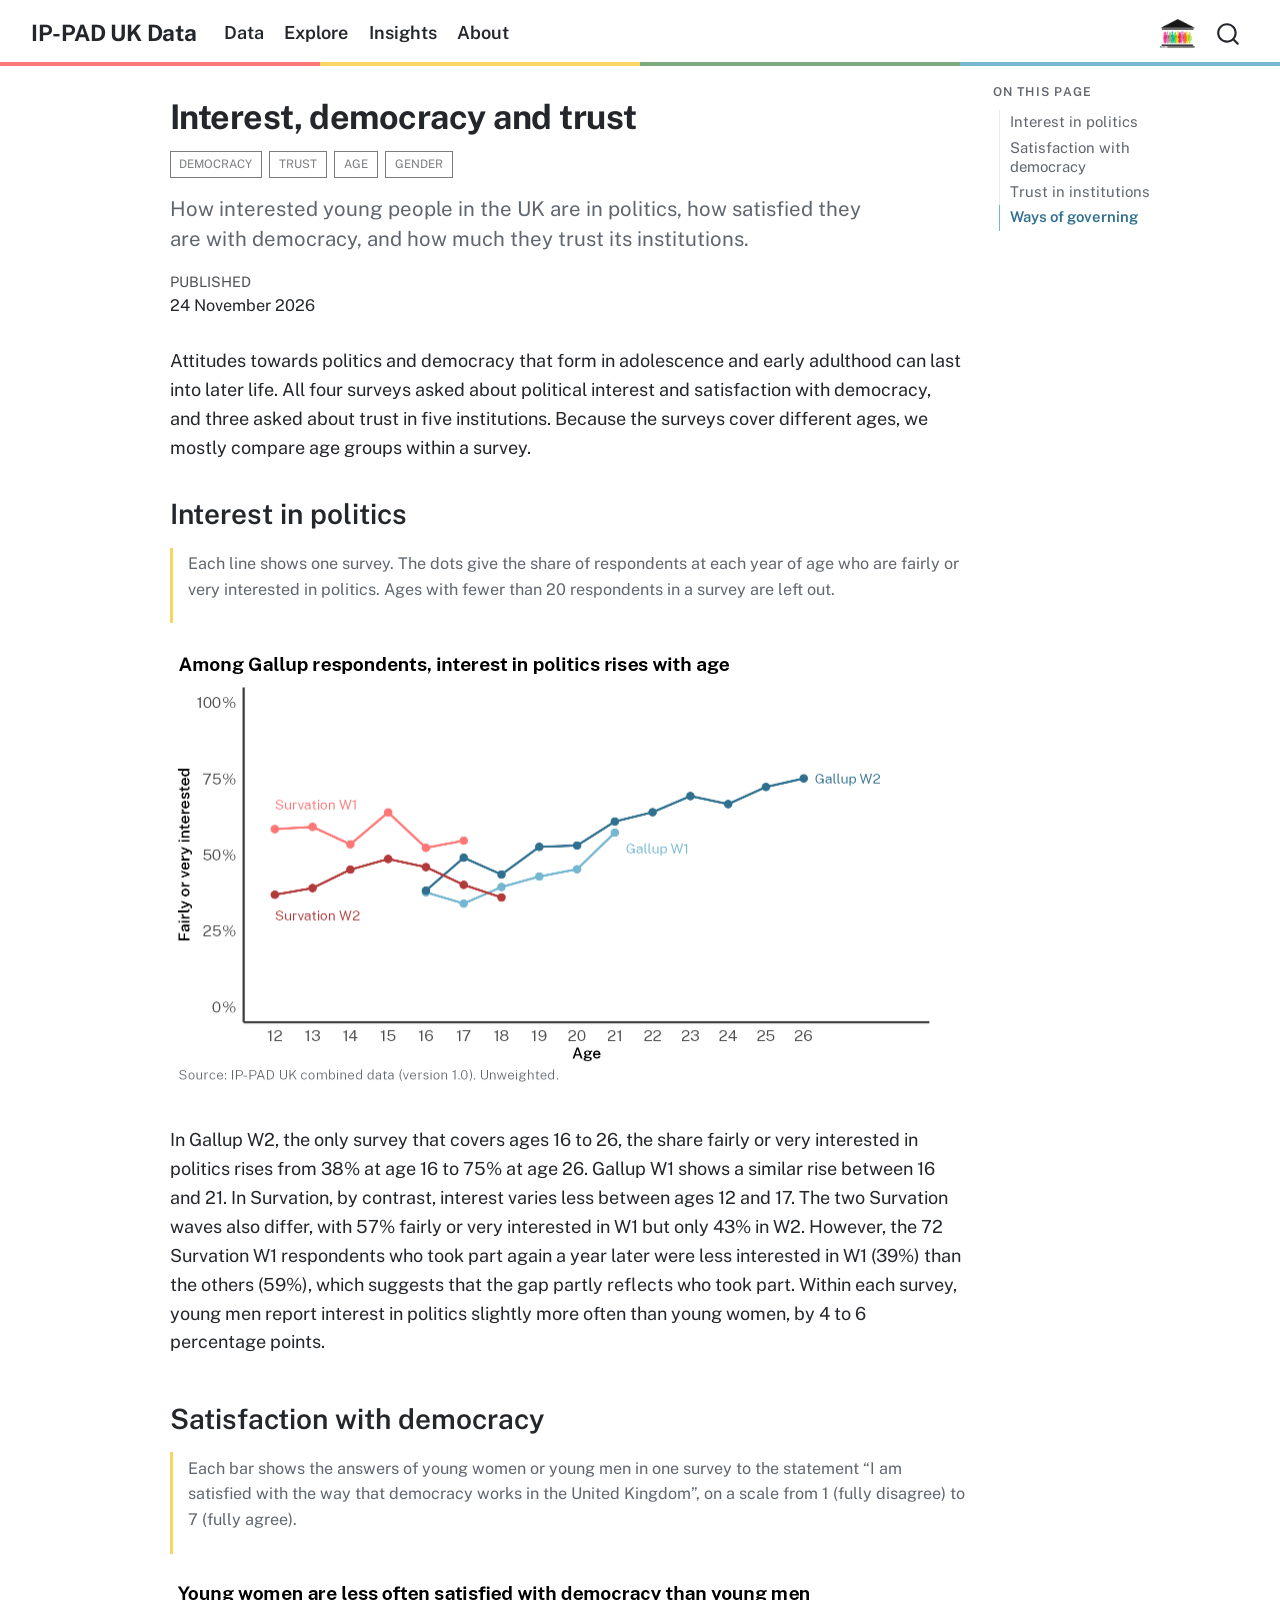
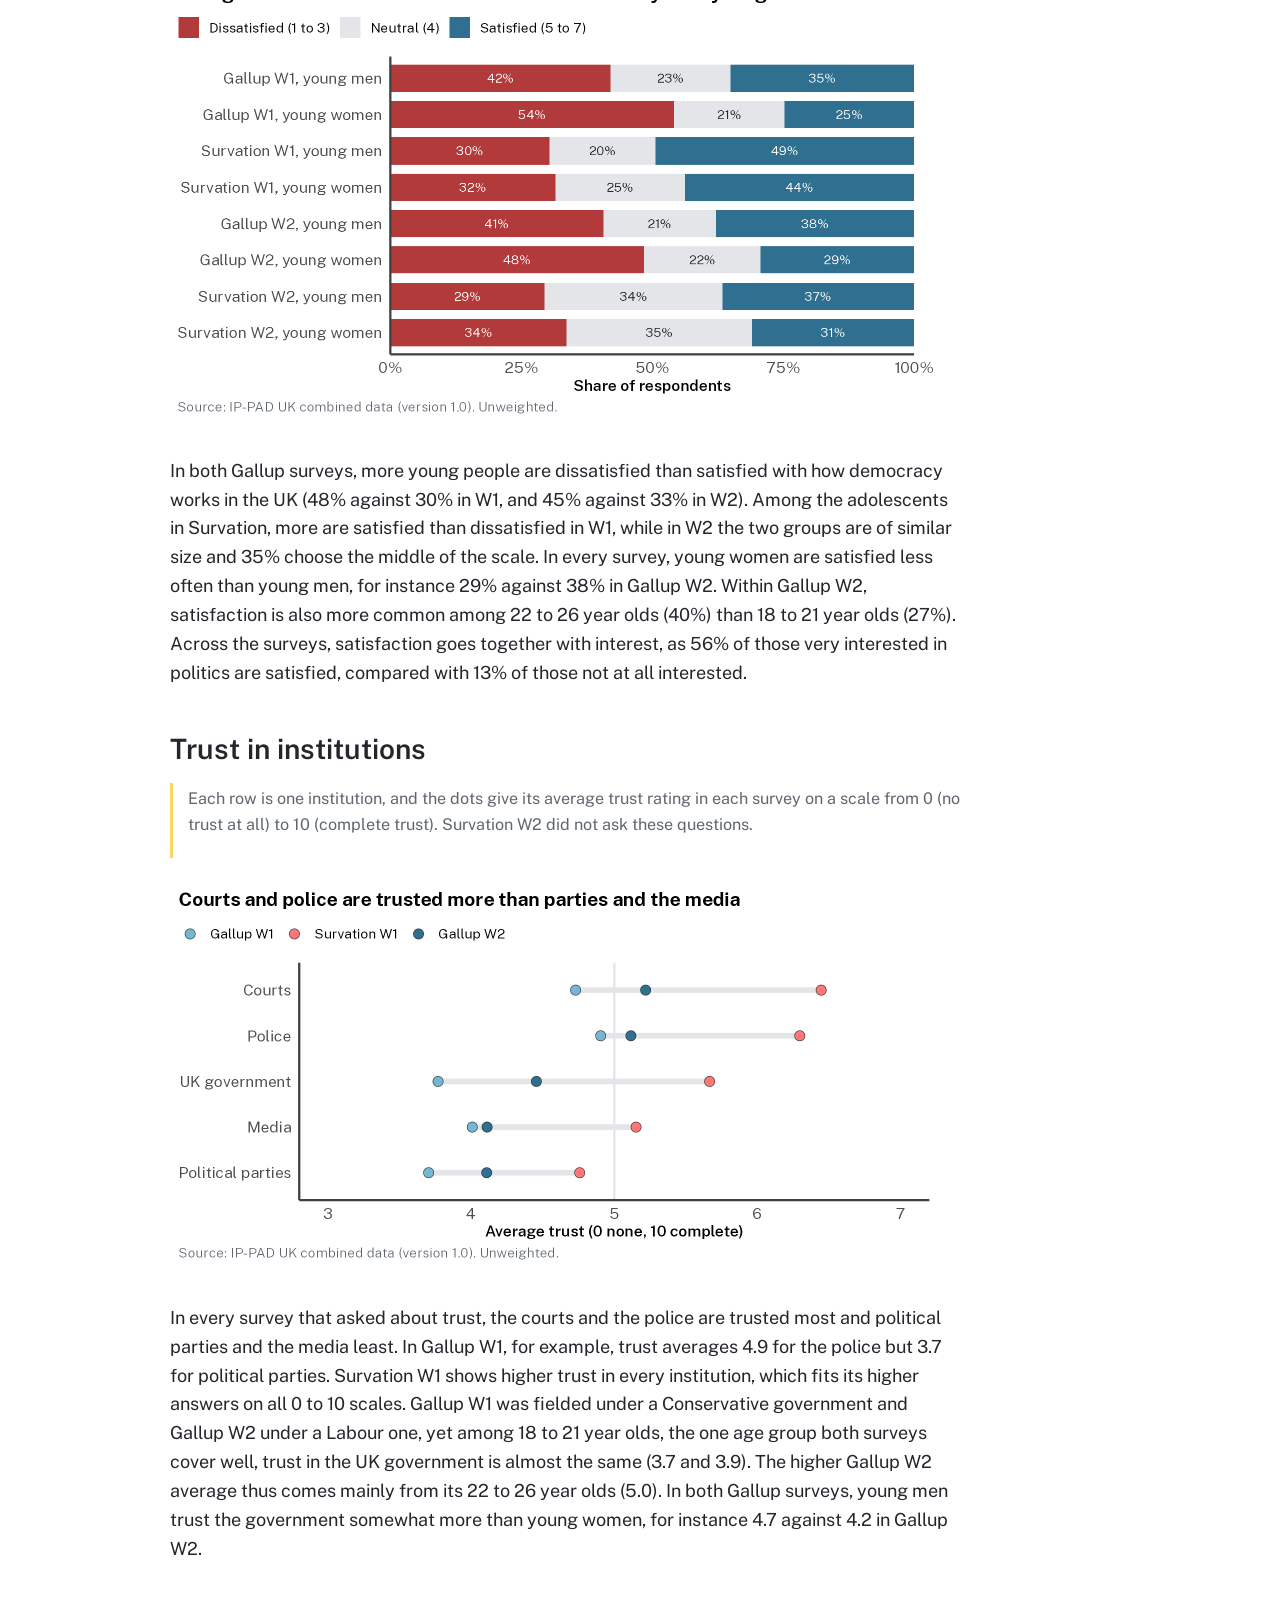
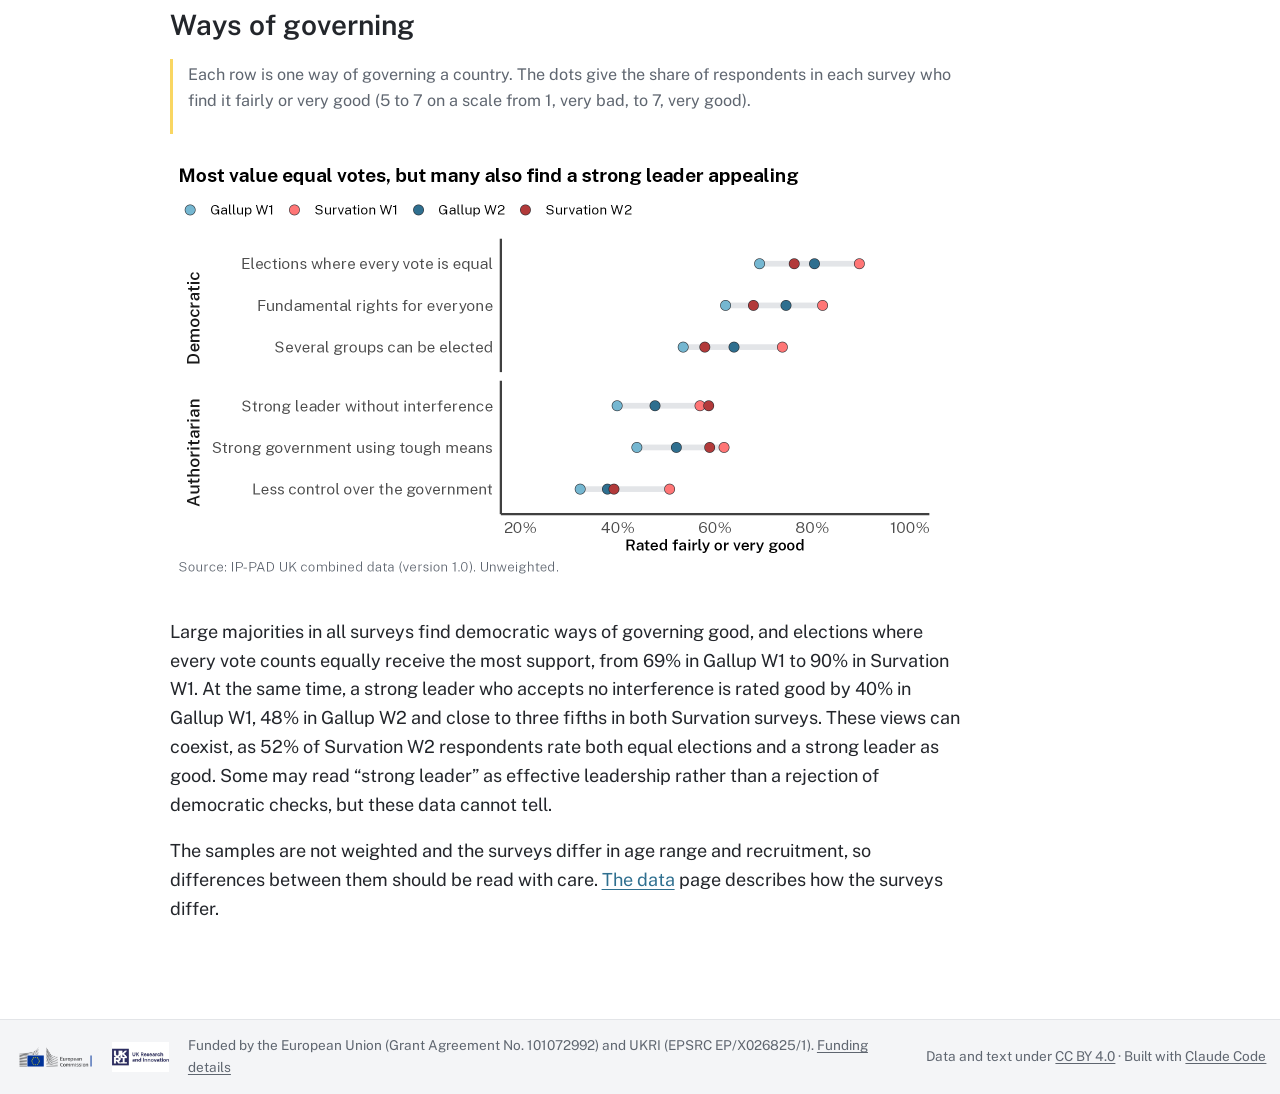
<file: insights/uk/interest-democracy-trust/index.html>
<!DOCTYPE html>
<html xmlns="http://www.w3.org/1999/xhtml" lang="en-GB" xml:lang="en-GB"><head>

<meta charset="utf-8">
<meta name="generator" content="quarto-1.10.18">

<meta name="viewport" content="width=device-width, initial-scale=1.0, user-scalable=yes">

<meta name="dcterms.date" content="2026-11-24">
<meta name="description" content="How interested young people in the UK are in politics, how satisfied they are with democracy, and how much they trust its institutions.">

<title>Interest, democracy and trust – IP-PAD UK Data</title>
<style>
/* Default styles provided by pandoc.
** See https://pandoc.org/MANUAL.html#variables-for-html for config info.
*/
span.smallcaps{font-variant: small-caps;}
div.columns{display: flex; gap: 1.5em;}
div.column{flex: auto;}
@media screen {
div.columns{gap: min(4vw, 1.5em);}
div.column{overflow-x: auto;}
}
div.hanging-indent{margin-left: 1.5em; text-indent: -1.5em;}
ul.task-list{list-style: none;}
ul.task-list li input[type="checkbox"] {
  width: 0.8em;
  margin: 0 0.8em 0.2em -1em; /* quarto-specific, see https://github.com/quarto-dev/quarto-cli/issues/4556 */ 
  vertical-align: middle;
}
</style>


<script src="../../../site_libs/quarto-nav/quarto-nav.js"></script>
<script src="../../../site_libs/quarto-nav/headroom.min.js"></script>
<script src="../../../site_libs/clipboard/clipboard.min.js"></script>
<script src="../../../site_libs/quarto-search/autocomplete.umd.js"></script>
<script src="../../../site_libs/quarto-search/fuse.min.js"></script>
<script src="../../../site_libs/quarto-search/quarto-search.js"></script>
<meta name="quarto:offset" content="../../../">
<link href="../../../assets/logo.png" rel="icon" type="image/png">
<script src="../../../site_libs/quarto-html/quarto.js" type="module"></script>
<script src="../../../site_libs/quarto-html/tabsets/tabsets.js" type="module"></script>
<script src="../../../site_libs/quarto-html/popper.min.js"></script>
<script src="../../../site_libs/quarto-html/tippy.umd.min.js"></script>
<script src="../../../site_libs/quarto-html/anchor.min.js"></script>
<link href="../../../site_libs/quarto-html/tippy.css" rel="stylesheet">
<link href="../../../site_libs/quarto-html/quarto-syntax-highlighting-64a204ab8560d761af7679ceaba22944.css" rel="stylesheet" class="quarto-color-scheme" id="quarto-text-highlighting-styles">
<link href="../../../site_libs/quarto-html/quarto-syntax-highlighting-dark-b85bc7c33db8c58e0ec93c3465666fed.css" rel="stylesheet" class="quarto-color-scheme quarto-color-alternate" id="quarto-text-highlighting-styles">
<link href="../../../site_libs/quarto-html/quarto-syntax-highlighting-64a204ab8560d761af7679ceaba22944.css" rel="stylesheet" class="quarto-color-scheme-extra" id="quarto-text-highlighting-styles">
<script src="../../../site_libs/bootstrap/bootstrap.min.js"></script>
<link href="../../../site_libs/bootstrap/bootstrap-icons.css" rel="stylesheet">
<link href="../../../site_libs/bootstrap/bootstrap-66e26926a045ce2231e89bc30a69f0c8.min.css" rel="stylesheet" append-hash="true" class="quarto-color-scheme" id="quarto-bootstrap" data-mode="light">
<link href="../../../site_libs/bootstrap/bootstrap-dark-84c6e79e0ea25212c28f5593d2dcb3ca.min.css" rel="stylesheet" append-hash="true" class="quarto-color-scheme quarto-color-alternate" id="quarto-bootstrap" data-mode="light">
<link href="../../../site_libs/bootstrap/bootstrap-66e26926a045ce2231e89bc30a69f0c8.min.css" rel="stylesheet" append-hash="true" class="quarto-color-scheme-extra" id="quarto-bootstrap" data-mode="light">
<script id="quarto-search-options" type="application/json">{
  "location": "navbar",
  "copy-button": false,
  "collapse-after": 3,
  "panel-placement": "end",
  "type": "overlay",
  "limit": 50,
  "keyboard-shortcut": [
    "f",
    "/",
    "s"
  ],
  "show-item-context": false,
  "language": {
    "search-no-results-text": "No results",
    "search-matching-documents-text": "matching documents",
    "search-copy-link-title": "Copy link to search",
    "search-hide-matches-text": "Hide additional matches",
    "search-more-match-text": "more match in this document",
    "search-more-matches-text": "more matches in this document",
    "search-clear-button-title": "Clear",
    "search-text-placeholder": "",
    "search-detached-cancel-button-title": "Cancel",
    "search-submit-button-title": "Submit",
    "search-label": "Search"
  }
}</script>
<style>html{ scroll-behavior: smooth; }</style>


</head>

<body class="nav-fixed quarto-light">

<div id="quarto-search-results"></div>
  <header id="quarto-header" class="headroom fixed-top">
    <nav class="navbar navbar-expand-lg " data-bs-theme="dark">
      <div class="navbar-container container-fluid">
      <div class="navbar-brand-container mx-auto">
    <a class="navbar-brand" href="../../../index.html">
    <span class="navbar-title">IP-PAD UK Data</span>
    </a>
  </div>
            <div id="quarto-search" class="" title="Search"></div>
          <button class="navbar-toggler" type="button" data-bs-toggle="collapse" data-bs-target="#navbarCollapse" aria-controls="navbarCollapse" role="menu" aria-expanded="false" aria-label="Toggle navigation" onclick="if (window.quartoToggleHeadroom) { window.quartoToggleHeadroom(); }">
  <span class="navbar-toggler-icon"></span>
</button>
          <div class="collapse navbar-collapse" id="navbarCollapse">
            <ul class="navbar-nav navbar-nav-scroll me-auto">
  <li class="nav-item">
    <a class="nav-link" href="../../../data.html"> 
<span class="menu-text">Data</span></a>
  </li>  
  <li class="nav-item">
    <a class="nav-link" href="../../../explore.html"> 
<span class="menu-text">Explore</span></a>
  </li>  
  <li class="nav-item">
    <a class="nav-link" href="../../../insights/index.html"> 
<span class="menu-text">Insights</span></a>
  </li>  
  <li class="nav-item">
    <a class="nav-link" href="../../../about.html"> 
<span class="menu-text">About</span></a>
  </li>  
</ul>
            <ul class="navbar-nav navbar-nav-scroll ms-auto">
  <li class="nav-item">
    <a class="nav-link" href="https://www.ippad.eu"> 
<span class="menu-text"><span class="ippad-link">IP-PAD project website</span></span></a>
  </li>  
</ul>
          </div> <!-- /navcollapse -->
            <div class="quarto-navbar-tools">
</div>
      </div> <!-- /container-fluid -->
    </nav>
</header>
<!-- content -->
<div id="quarto-content" class="quarto-container page-columns page-rows-contents page-layout-article page-navbar">
<!-- sidebar -->
<!-- margin-sidebar -->
    <div id="quarto-margin-sidebar" class="sidebar margin-sidebar">
        <nav id="TOC" role="doc-toc" class="toc-active">
    <h2 id="toc-title">On this page</h2>
   
  <ul class="collapse">
  <li><a href="#interest-in-politics" id="toc-interest-in-politics" class="nav-link active" data-scroll-target="#interest-in-politics">Interest in politics</a></li>
  <li><a href="#satisfaction-with-democracy" id="toc-satisfaction-with-democracy" class="nav-link" data-scroll-target="#satisfaction-with-democracy">Satisfaction with democracy</a></li>
  <li><a href="#trust-in-institutions" id="toc-trust-in-institutions" class="nav-link" data-scroll-target="#trust-in-institutions">Trust in institutions</a></li>
  <li><a href="#ways-of-governing" id="toc-ways-of-governing" class="nav-link" data-scroll-target="#ways-of-governing">Ways of governing</a></li>
  </ul>
</nav>
    </div>
<!-- main -->
<main class="content" id="quarto-document-content">

<header id="title-block-header" class="quarto-title-block default">
<div class="quarto-title">
<h1 class="title">Interest, democracy and trust</h1>
  <div class="quarto-categories">
    <div class="quarto-category">Democracy</div>
    <div class="quarto-category">Trust</div>
    <div class="quarto-category">Age</div>
    <div class="quarto-category">Gender</div>
  </div>
  </div>

<div>
  <div class="description">
    How interested young people in the UK are in politics, how satisfied they are with democracy, and how much they trust its institutions.
  </div>
</div>


<div class="quarto-title-meta">

    
    <div>
    <div class="quarto-title-meta-heading">Published</div>
    <div class="quarto-title-meta-contents">
      <p class="date">24 November 2026</p>
    </div>
  </div>
  
    
  </div>
  


</header>


<p>Attitudes towards politics and democracy that form in adolescence and early adulthood can last into later life. All four surveys asked about political interest and satisfaction with democracy, and three asked about trust in five institutions. Because the surveys cover different ages, we mostly compare age groups within a survey.</p>
<section id="interest-in-politics" class="level2">
<h2 class="anchored" data-anchor-id="interest-in-politics">Interest in politics</h2>
<div class="how-to-read">
<p>Each line shows one survey. The dots give the share of respondents at each year of age who are fairly or very interested in politics. Ages with fewer than 20 respondents in a survey are left out.</p>
</div>
<div class="cell" data-layout-align="left">
<div class="cell-output-display">
<div class="quarto-figure quarto-figure-left">
<figure class="figure">
<p><img src="index_files/figure-html/plot-interest-1.png" class="img-fluid quarto-figure quarto-figure-left figure-img" alt="Share of respondents who are fairly or very interested in politics by year of age, from 12 to 26, for each survey. Within Gallup W2, the share rises from under 40% at age 16 to about 75% at age 26, and Gallup W1 shows a similar rise from 16 to 21. Within the two Survation surveys the share changes less with age. Survation W1 lies above Survation W2 at every age." width="768"></p>
</figure>
</div>
</div>
</div>
<p>In Gallup W2, the only survey that covers ages 16 to 26, the share fairly or very interested in politics rises from 38% at age 16 to 75% at age 26. Gallup W1 shows a similar rise between 16 and 21. In Survation, by contrast, interest varies less between ages 12 and 17. The two Survation waves also differ, with 57% fairly or very interested in W1 but only 43% in W2. However, the 72 Survation W1 respondents who took part again a year later were less interested in W1 (39%) than the others (59%), which suggests that the gap partly reflects who took part. Within each survey, young men report interest in politics slightly more often than young women, by 4 to 6 percentage points.</p>
</section>
<section id="satisfaction-with-democracy" class="level2">
<h2 class="anchored" data-anchor-id="satisfaction-with-democracy">Satisfaction with democracy</h2>
<div class="how-to-read">
<p>Each bar shows the answers of young women or young men in one survey to the statement “I am satisfied with the way that democracy works in the United Kingdom”, on a scale from 1 (fully disagree) to 7 (fully agree).</p>
</div>
<div class="cell" data-layout-align="left">
<div class="cell-output-display">
<div class="quarto-figure quarto-figure-left">
<figure class="figure">
<p><img src="index_files/figure-html/plot-democracy-1.png" class="img-fluid quarto-figure quarto-figure-left figure-img" alt="Stacked bars of the share of young women and young men who are dissatisfied (1 to 3), neutral (4) or satisfied (5 to 7) with the way democracy works in the UK, for each survey. In both Gallup surveys, more respondents are dissatisfied than satisfied, and young women are dissatisfied more often than young men. In Survation W1 more are satisfied than dissatisfied. In Survation W2 the three groups are of similar size." width="768"></p>
</figure>
</div>
</div>
</div>
<p>In both Gallup surveys, more young people are dissatisfied than satisfied with how democracy works in the UK (48% against 30% in W1, and 45% against 33% in W2). Among the adolescents in Survation, more are satisfied than dissatisfied in W1, while in W2 the two groups are of similar size and 35% choose the middle of the scale. In every survey, young women are satisfied less often than young men, for instance 29% against 38% in Gallup W2. Within Gallup W2, satisfaction is also more common among 22 to 26 year olds (40%) than 18 to 21 year olds (27%). Across the surveys, satisfaction goes together with interest, as 56% of those very interested in politics are satisfied, compared with 13% of those not at all interested.</p>
</section>
<section id="trust-in-institutions" class="level2">
<h2 class="anchored" data-anchor-id="trust-in-institutions">Trust in institutions</h2>
<div class="how-to-read">
<p>Each row is one institution, and the dots give its average trust rating in each survey on a scale from 0 (no trust at all) to 10 (complete trust). Survation W2 did not ask these questions.</p>
</div>
<div class="cell" data-layout-align="left">
<div class="cell-output-display">
<div class="quarto-figure quarto-figure-left">
<figure class="figure">
<p><img src="index_files/figure-html/plot-trust-1.png" class="img-fluid quarto-figure quarto-figure-left figure-img" alt="Average trust in courts, police, the UK government, political parties and the media in Gallup W1, Survation W1 and Gallup W2. In every survey, the courts and the police receive the highest trust and political parties and the media the lowest. Survation W1 shows higher trust than the two Gallup surveys for every institution, and Gallup W2 slightly higher trust than Gallup W1." width="768"></p>
</figure>
</div>
</div>
</div>
<p>In every survey that asked about trust, the courts and the police are trusted most and political parties and the media least. In Gallup W1, for example, trust averages 4.9 for the police but 3.7 for political parties. Survation W1 shows higher trust in every institution, which fits its higher answers on all 0 to 10 scales. Gallup W1 was fielded under a Conservative government and Gallup W2 under a Labour one, yet among 18 to 21 year olds, the one age group both surveys cover well, trust in the UK government is almost the same (3.7 and 3.9). The higher Gallup W2 average thus comes mainly from its 22 to 26 year olds (5.0). In both Gallup surveys, young men trust the government somewhat more than young women, for instance 4.7 against 4.2 in Gallup W2.</p>
</section>
<section id="ways-of-governing" class="level2">
<h2 class="anchored" data-anchor-id="ways-of-governing">Ways of governing</h2>
<div class="how-to-read">
<p>Each row is one way of governing a country. The dots give the share of respondents in each survey who find it fairly or very good (5 to 7 on a scale from 1, very bad, to 7, very good).</p>
</div>
<div class="cell" data-layout-align="left">
<div class="cell-output-display">
<div class="quarto-figure quarto-figure-left">
<figure class="figure">
<p><img src="index_files/figure-html/plot-governing-1.png" class="img-fluid quarto-figure quarto-figure-left figure-img" alt="Share of respondents who rate six ways of governing as good, by survey. Elections where every vote is equal receive the most support, from about 70% to 90%. The three authoritarian ways, such as a strong leader who does not accept interference, are rated good by about a third to three fifths of respondents. Survation respondents rate a strong leader as good more often than Gallup respondents." width="768"></p>
</figure>
</div>
</div>
</div>
<p>Large majorities in all surveys find democratic ways of governing good, and elections where every vote counts equally receive the most support, from 69% in Gallup W1 to 90% in Survation W1. At the same time, a strong leader who accepts no interference is rated good by 40% in Gallup W1, 48% in Gallup W2 and close to three fifths in both Survation surveys. These views can coexist, as 52% of Survation W2 respondents rate both equal elections and a strong leader as good. Some may read “strong leader” as effective leadership rather than a rejection of democratic checks, but these data cannot tell.</p>
<p>The samples are not weighted and the surveys differ in age range and recruitment, so differences between them should be read with care. <a href="../../../data.html">The data</a> page describes how the surveys differ.</p>


</section>

</main> <!-- /main -->
<script id="quarto-html-after-body" type="application/javascript">
  window.document.addEventListener("DOMContentLoaded", function (event) {
    const icon = "";
    const anchorJS = new window.AnchorJS();
    anchorJS.options = {
      placement: 'right',
      icon: icon
    };
    anchorJS.add('.anchored');
    const isCodeAnnotation = (el) => {
      for (const clz of el.classList) {
        if (clz.startsWith('code-annotation-')) {                     
          return true;
        }
      }
      return false;
    }
    const onCopySuccess = function(e) {
      // button target
      const button = e.trigger;
      // don't keep focus
      button.blur();
      // flash "checked"
      button.classList.add('code-copy-button-checked');
      var currentTitle = button.getAttribute("title");
      button.setAttribute("title", "Copied!");
      let tooltip;
      if (window.bootstrap) {
        button.setAttribute("data-bs-toggle", "tooltip");
        button.setAttribute("data-bs-placement", "left");
        button.setAttribute("data-bs-title", "Copied!");
        tooltip = new bootstrap.Tooltip(button, 
          { trigger: "manual", 
            customClass: "code-copy-button-tooltip",
            offset: [0, -8]});
        tooltip.show();    
      }
      setTimeout(function() {
        if (tooltip) {
          tooltip.hide();
          button.removeAttribute("data-bs-title");
          button.removeAttribute("data-bs-toggle");
          button.removeAttribute("data-bs-placement");
        }
        button.setAttribute("title", currentTitle);
        button.classList.remove('code-copy-button-checked');
      }, 1000);
      // clear code selection
      e.clearSelection();
    }
    const getTextToCopy = function(trigger) {
      const outerScaffold = trigger.parentElement.cloneNode(true);
      const codeEl = outerScaffold.querySelector('code');
      for (const childEl of codeEl.children) {
        if (isCodeAnnotation(childEl)) {
          childEl.remove();
        }
      }
      return codeEl.innerText;
    }
    const clipboard = new window.ClipboardJS('.code-copy-button:not([data-in-quarto-modal])', {
      text: getTextToCopy
    });
    clipboard.on('success', onCopySuccess);
    if (window.document.getElementById('quarto-embedded-source-code-modal')) {
      const clipboardModal = new window.ClipboardJS('.code-copy-button[data-in-quarto-modal]', {
        text: getTextToCopy,
        container: window.document.getElementById('quarto-embedded-source-code-modal')
      });
      clipboardModal.on('success', onCopySuccess);
    }
      var localhostRegex = new RegExp(/^(?:http|https):\/\/localhost\:?[0-9]*\//);
      var mailtoRegex = new RegExp(/^mailto:/);
        var filterRegex = new RegExp("https:\/\/olafborghi\.com\/ippad-uk-data");
      var isInternal = (href) => {
          return filterRegex.test(href) || localhostRegex.test(href) || mailtoRegex.test(href);
      }
      // Inspect non-navigation links and adorn them if external
     var links = window.document.querySelectorAll('a[href]:not(.nav-link):not(.navbar-brand):not(.toc-action):not(.sidebar-link):not(.sidebar-item-toggle):not(.pagination-link):not(.no-external):not([aria-hidden]):not(.dropdown-item):not(.quarto-navigation-tool):not(.about-link)');
      for (var i=0; i<links.length; i++) {
        const link = links[i];
        if (!isInternal(link.href)) {
          // undo the damage that might have been done by quarto-nav.js in the case of
          // links that we want to consider external
          if (link.dataset.originalHref !== undefined) {
            link.href = link.dataset.originalHref;
          }
            // target, if specified
            link.setAttribute("target", "_blank");
            if (link.getAttribute("rel") === null) {
              link.setAttribute("rel", "noopener");
            }
        }
      }
    function tippyHover(el, contentFn, onTriggerFn, onUntriggerFn) {
      const config = {
        allowHTML: true,
        maxWidth: 500,
        delay: 100,
        arrow: false,
        appendTo: function(el) {
            return el.parentElement;
        },
        interactive: true,
        interactiveBorder: 10,
        theme: 'quarto',
        placement: 'bottom-start',
      };
      if (contentFn) {
        config.content = contentFn;
      }
      if (onTriggerFn) {
        config.onTrigger = onTriggerFn;
      }
      if (onUntriggerFn) {
        config.onUntrigger = onUntriggerFn;
      }
      window.tippy(el, config); 
    }
    const noterefs = window.document.querySelectorAll('a[role="doc-noteref"]');
    for (var i=0; i<noterefs.length; i++) {
      const ref = noterefs[i];
      tippyHover(ref, function() {
        // use id or data attribute instead here
        let href = ref.getAttribute('data-footnote-href') || ref.getAttribute('href');
        try { href = new URL(href).hash; } catch {}
        const id = href.replace(/^#\/?/, "");
        const note = window.document.getElementById(id);
        if (note) {
          return note.innerHTML;
        } else {
          return "";
        }
      });
    }
    const xrefs = window.document.querySelectorAll('a.quarto-xref');
    const processXRef = (id, note) => {
      // Strip column container classes
      const stripColumnClz = (el) => {
        el.classList.remove("page-full", "page-columns");
        if (el.children) {
          for (const child of el.children) {
            stripColumnClz(child);
          }
        }
      }
      stripColumnClz(note)
      if (id === null || id.startsWith('sec-')) {
        // Special case sections, only their first couple elements
        const container = document.createElement("div");
        if (note.children && note.children.length > 2) {
          container.appendChild(note.children[0].cloneNode(true));
          for (let i = 1; i < note.children.length; i++) {
            const child = note.children[i];
            if (child.tagName === "P" && child.innerText === "") {
              continue;
            } else {
              container.appendChild(child.cloneNode(true));
              break;
            }
          }
          if (window.Quarto?.typesetMath) {
            window.Quarto.typesetMath(container);
          }
          return container.innerHTML
        } else {
          if (window.Quarto?.typesetMath) {
            window.Quarto.typesetMath(note);
          }
          return note.innerHTML;
        }
      } else {
        // Remove any anchor links if they are present
        const anchorLink = note.querySelector('a.anchorjs-link');
        if (anchorLink) {
          anchorLink.remove();
        }
        if (window.Quarto?.typesetMath) {
          window.Quarto.typesetMath(note);
        }
        if (note.classList.contains("callout")) {
          return note.outerHTML;
        } else {
          return note.innerHTML;
        }
      }
    }
    for (var i=0; i<xrefs.length; i++) {
      const xref = xrefs[i];
      tippyHover(xref, undefined, function(instance) {
        instance.disable();
        let url = xref.getAttribute('href');
        let hash = undefined; 
        if (url.startsWith('#')) {
          hash = url;
        } else {
          try { hash = new URL(url).hash; } catch {}
        }
        if (hash) {
          const id = hash.replace(/^#\/?/, "");
          const note = window.document.getElementById(id);
          if (note !== null) {
            try {
              const html = processXRef(id, note.cloneNode(true));
              instance.setContent(html);
            } finally {
              instance.enable();
              instance.show();
            }
          } else {
            // See if we can fetch this
            fetch(url.split('#')[0])
            .then(res => res.text())
            .then(html => {
              const parser = new DOMParser();
              const htmlDoc = parser.parseFromString(html, "text/html");
              const note = htmlDoc.getElementById(id);
              if (note !== null) {
                const html = processXRef(id, note);
                instance.setContent(html);
              } 
            }).finally(() => {
              instance.enable();
              instance.show();
            });
          }
        } else {
          // See if we can fetch a full url (with no hash to target)
          // This is a special case and we should probably do some content thinning / targeting
          fetch(url)
          .then(res => res.text())
          .then(html => {
            const parser = new DOMParser();
            const htmlDoc = parser.parseFromString(html, "text/html");
            const note = htmlDoc.querySelector('main.content');
            if (note !== null) {
              // This should only happen for chapter cross references
              // (since there is no id in the URL)
              // remove the first header
              if (note.children.length > 0 && note.children[0].tagName === "HEADER") {
                note.children[0].remove();
              }
              const html = processXRef(null, note);
              instance.setContent(html);
            } 
          }).finally(() => {
            instance.enable();
            instance.show();
          });
        }
      }, function(instance) {
      });
    }
        let selectedAnnoteEl;
        const selectorForAnnotation = ( cell, annotation) => {
          let cellAttr = 'data-code-cell="' + cell + '"';
          let lineAttr = 'data-code-annotation="' +  annotation + '"';
          const selector = 'span[' + cellAttr + '][' + lineAttr + ']';
          return selector;
        }
        const selectCodeLines = (annoteEl) => {
          const doc = window.document;
          const targetCell = annoteEl.getAttribute("data-target-cell");
          const targetAnnotation = annoteEl.getAttribute("data-target-annotation");
          const annoteSpan = window.document.querySelector(selectorForAnnotation(targetCell, targetAnnotation));
          const lines = annoteSpan.getAttribute("data-code-lines").split(",");
          const lineIds = lines.map((line) => {
            return targetCell + "-" + line;
          })
          let top = null;
          let height = null;
          let parent = null;
          if (lineIds.length > 0) {
              //compute the position of the single el (top and bottom and make a div)
              const el = window.document.getElementById(lineIds[0]);
              top = el.offsetTop;
              height = el.offsetHeight;
              parent = el.parentElement.parentElement;
            if (lineIds.length > 1) {
              const lastEl = window.document.getElementById(lineIds[lineIds.length - 1]);
              const bottom = lastEl.offsetTop + lastEl.offsetHeight;
              height = bottom - top;
            }
            if (top !== null && height !== null && parent !== null) {
              // cook up a div (if necessary) and position it 
              let div = window.document.getElementById("code-annotation-line-highlight");
              if (div === null) {
                div = window.document.createElement("div");
                div.setAttribute("id", "code-annotation-line-highlight");
                div.style.position = 'absolute';
                parent.appendChild(div);
              }
              div.style.top = top - 2 + "px";
              div.style.height = height + 4 + "px";
              div.style.left = 0;
              let gutterDiv = window.document.getElementById("code-annotation-line-highlight-gutter");
              if (gutterDiv === null) {
                gutterDiv = window.document.createElement("div");
                gutterDiv.setAttribute("id", "code-annotation-line-highlight-gutter");
                gutterDiv.style.position = 'absolute';
                const codeCell = window.document.getElementById(targetCell);
                const gutter = codeCell.querySelector('.code-annotation-gutter');
                gutter.appendChild(gutterDiv);
              }
              gutterDiv.style.top = top - 2 + "px";
              gutterDiv.style.height = height + 4 + "px";
            }
            selectedAnnoteEl = annoteEl;
          }
        };
        const unselectCodeLines = () => {
          const elementsIds = ["code-annotation-line-highlight", "code-annotation-line-highlight-gutter"];
          elementsIds.forEach((elId) => {
            const div = window.document.getElementById(elId);
            if (div) {
              div.remove();
            }
          });
          selectedAnnoteEl = undefined;
        };
          // Handle positioning of the toggle
      window.addEventListener(
        "resize",
        throttle(() => {
          elRect = undefined;
          if (selectedAnnoteEl) {
            selectCodeLines(selectedAnnoteEl);
          }
        }, 10)
      );
      function throttle(fn, ms) {
      let throttle = false;
      let timer;
        return (...args) => {
          if(!throttle) { // first call gets through
              fn.apply(this, args);
              throttle = true;
          } else { // all the others get throttled
              if(timer) clearTimeout(timer); // cancel #2
              timer = setTimeout(() => {
                fn.apply(this, args);
                timer = throttle = false;
              }, ms);
          }
        };
      }
        // Attach click handler to the DT
        const annoteDls = window.document.querySelectorAll('dt[data-target-cell]');
        for (const annoteDlNode of annoteDls) {
          annoteDlNode.addEventListener('click', (event) => {
            const clickedEl = event.target;
            if (clickedEl !== selectedAnnoteEl) {
              unselectCodeLines();
              const activeEl = window.document.querySelector('dt[data-target-cell].code-annotation-active');
              if (activeEl) {
                activeEl.classList.remove('code-annotation-active');
              }
              selectCodeLines(clickedEl);
              clickedEl.classList.add('code-annotation-active');
            } else {
              // Unselect the line
              unselectCodeLines();
              clickedEl.classList.remove('code-annotation-active');
            }
          });
        }
    const findCites = (el) => {
      const parentEl = el.parentElement;
      if (parentEl) {
        const cites = parentEl.dataset.cites;
        if (cites) {
          return {
            el,
            cites: cites.split(' ')
          };
        } else {
          return findCites(el.parentElement)
        }
      } else {
        return undefined;
      }
    };
    var bibliorefs = window.document.querySelectorAll('a[role="doc-biblioref"]');
    for (var i=0; i<bibliorefs.length; i++) {
      const ref = bibliorefs[i];
      const citeInfo = findCites(ref);
      if (citeInfo) {
        tippyHover(citeInfo.el, function() {
          var popup = window.document.createElement('div');
          citeInfo.cites.forEach(function(cite) {
            var citeDiv = window.document.createElement('div');
            citeDiv.classList.add('hanging-indent');
            citeDiv.classList.add('csl-entry');
            var biblioDiv = window.document.getElementById('ref-' + cite);
            if (biblioDiv) {
              citeDiv.innerHTML = biblioDiv.innerHTML;
            }
            popup.appendChild(citeDiv);
          });
          return popup.innerHTML;
        });
      }
    }
  });
  </script>
</div> <!-- /content -->
<footer class="footer">
  <div class="nav-footer">
    <div class="nav-footer-left">
<p><span class="funder-logos"><img src="../../../assets/ec-logo-horiz_en.png" height="30" alt="European Commission"> <img src="../../../assets/UKRI_Logo.jpg" height="30" alt="UK Research and Innovation"></span> <span class="funder-text">Funded by the European Union (Grant Agreement No.&nbsp;101072992) and UKRI (EPSRC EP/X026825/1). <a href="../../../about.html#funding">Funding details</a></span></p>
</div>   
    <div class="nav-footer-center">
      &nbsp;
    </div>
    <div class="nav-footer-right">
<p>Data and text under <a href="https://creativecommons.org/licenses/by/4.0/">CC BY 4.0</a> · Built with <a href="https://claude.com/claude-code">Claude Code</a></p>
</div>
  </div>
</footer>




<script src="../../../site_libs/quarto-html/zenscroll-min.js"></script>
</body></html>
</file>
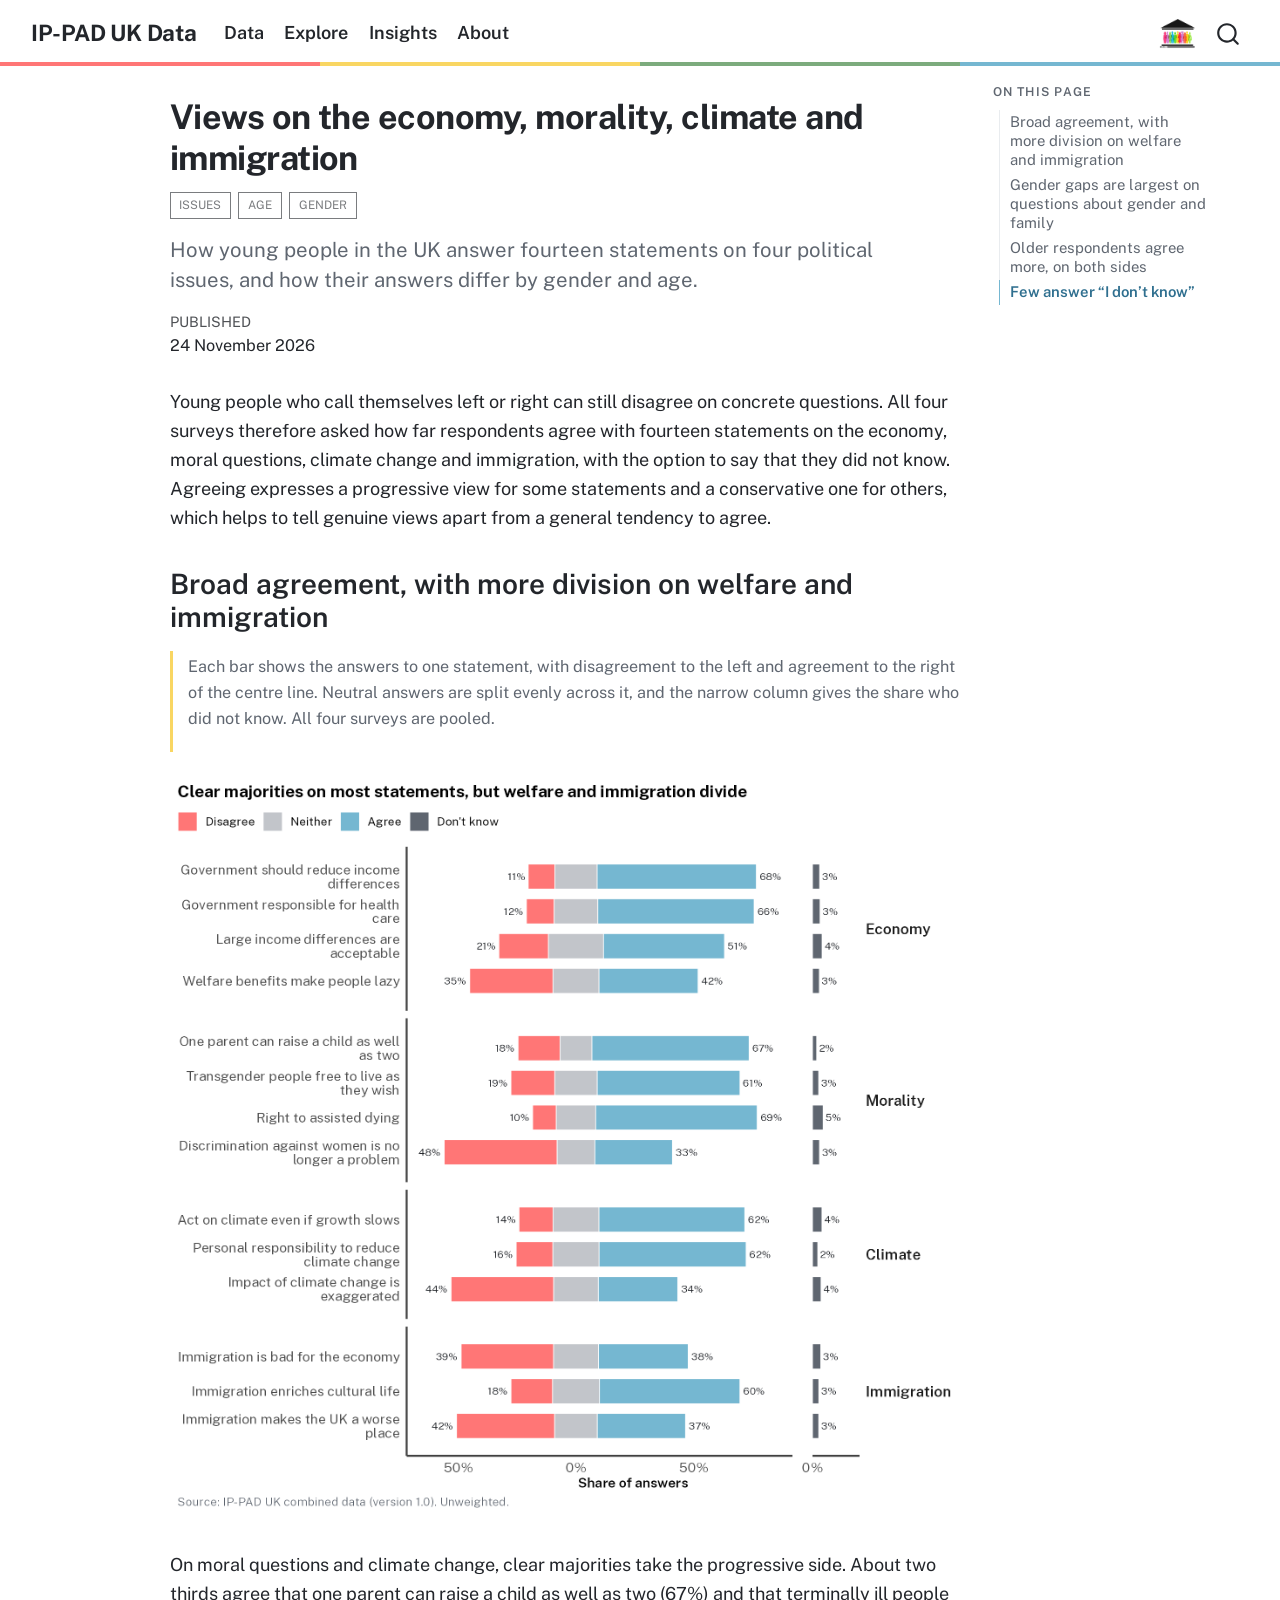
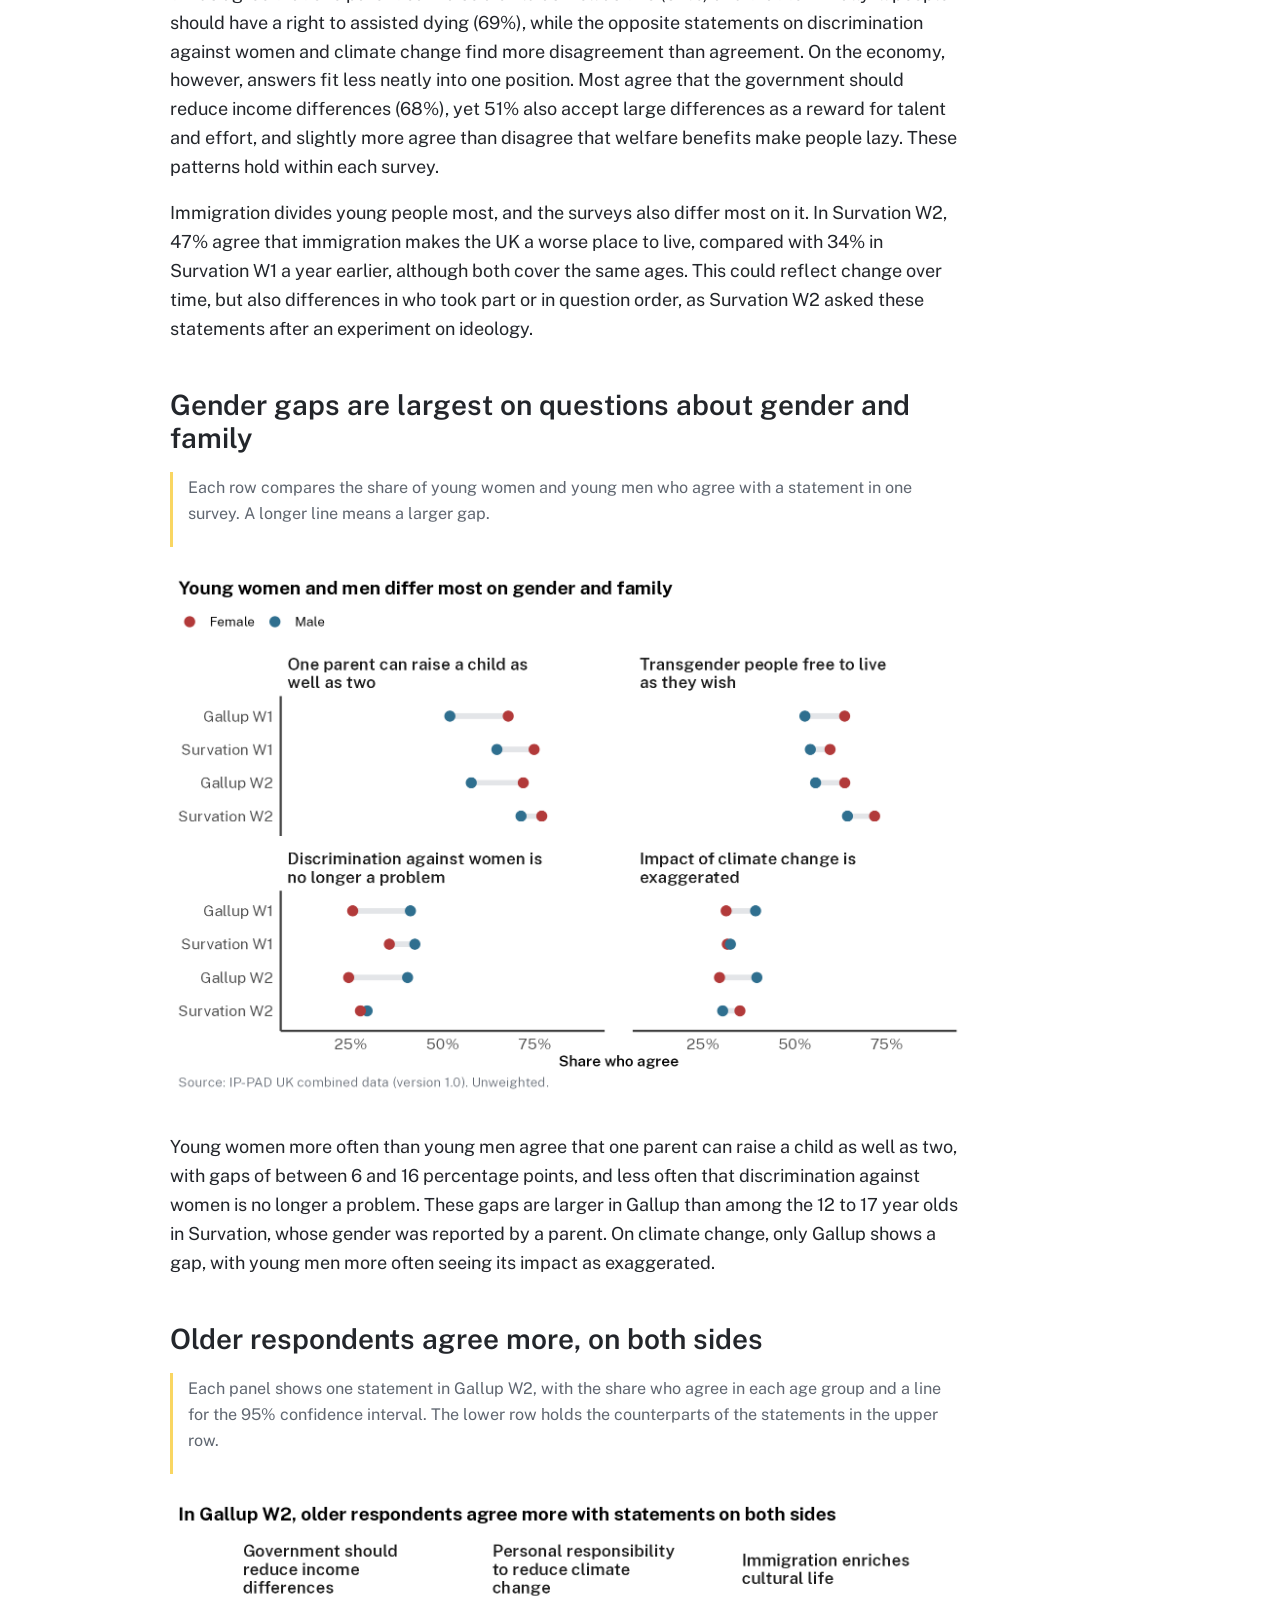
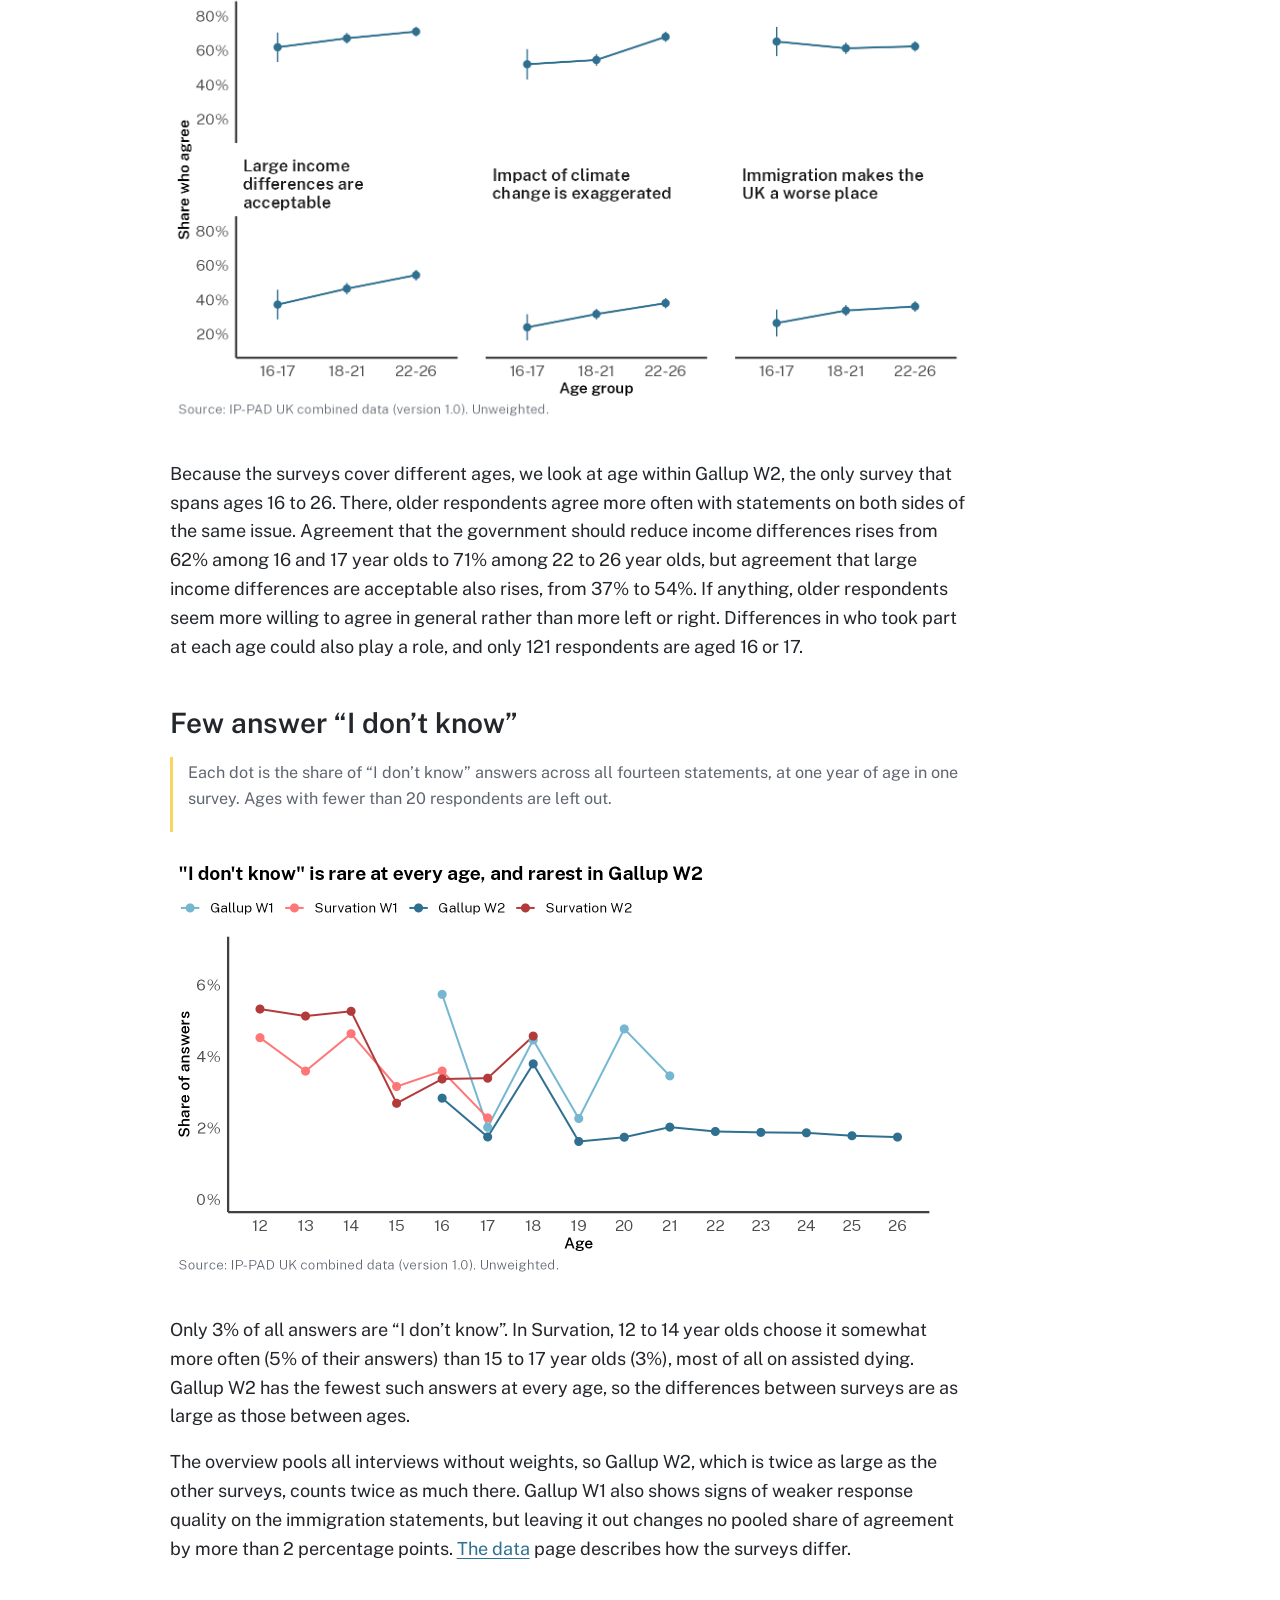
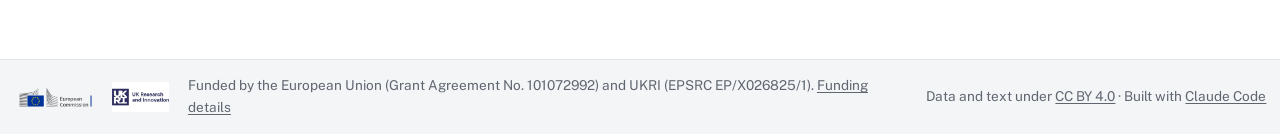
<file: insights/uk/issue-attitudes/index.html>
<!DOCTYPE html>
<html xmlns="http://www.w3.org/1999/xhtml" lang="en-GB" xml:lang="en-GB"><head>

<meta charset="utf-8">
<meta name="generator" content="quarto-1.10.18">

<meta name="viewport" content="width=device-width, initial-scale=1.0, user-scalable=yes">

<meta name="dcterms.date" content="2026-11-24">
<meta name="description" content="How young people in the UK answer fourteen statements on four political issues, and how their answers differ by gender and age.">

<title>Views on the economy, morality, climate and immigration – IP-PAD UK Data</title>
<style>
/* Default styles provided by pandoc.
** See https://pandoc.org/MANUAL.html#variables-for-html for config info.
*/
span.smallcaps{font-variant: small-caps;}
div.columns{display: flex; gap: 1.5em;}
div.column{flex: auto;}
@media screen {
div.columns{gap: min(4vw, 1.5em);}
div.column{overflow-x: auto;}
}
div.hanging-indent{margin-left: 1.5em; text-indent: -1.5em;}
ul.task-list{list-style: none;}
ul.task-list li input[type="checkbox"] {
  width: 0.8em;
  margin: 0 0.8em 0.2em -1em; /* quarto-specific, see https://github.com/quarto-dev/quarto-cli/issues/4556 */ 
  vertical-align: middle;
}
</style>


<script src="../../../site_libs/quarto-nav/quarto-nav.js"></script>
<script src="../../../site_libs/quarto-nav/headroom.min.js"></script>
<script src="../../../site_libs/clipboard/clipboard.min.js"></script>
<script src="../../../site_libs/quarto-search/autocomplete.umd.js"></script>
<script src="../../../site_libs/quarto-search/fuse.min.js"></script>
<script src="../../../site_libs/quarto-search/quarto-search.js"></script>
<meta name="quarto:offset" content="../../../">
<link href="../../../assets/logo.png" rel="icon" type="image/png">
<script src="../../../site_libs/quarto-html/quarto.js" type="module"></script>
<script src="../../../site_libs/quarto-html/tabsets/tabsets.js" type="module"></script>
<script src="../../../site_libs/quarto-html/popper.min.js"></script>
<script src="../../../site_libs/quarto-html/tippy.umd.min.js"></script>
<script src="../../../site_libs/quarto-html/anchor.min.js"></script>
<link href="../../../site_libs/quarto-html/tippy.css" rel="stylesheet">
<link href="../../../site_libs/quarto-html/quarto-syntax-highlighting-64a204ab8560d761af7679ceaba22944.css" rel="stylesheet" class="quarto-color-scheme" id="quarto-text-highlighting-styles">
<link href="../../../site_libs/quarto-html/quarto-syntax-highlighting-dark-b85bc7c33db8c58e0ec93c3465666fed.css" rel="stylesheet" class="quarto-color-scheme quarto-color-alternate" id="quarto-text-highlighting-styles">
<link href="../../../site_libs/quarto-html/quarto-syntax-highlighting-64a204ab8560d761af7679ceaba22944.css" rel="stylesheet" class="quarto-color-scheme-extra" id="quarto-text-highlighting-styles">
<script src="../../../site_libs/bootstrap/bootstrap.min.js"></script>
<link href="../../../site_libs/bootstrap/bootstrap-icons.css" rel="stylesheet">
<link href="../../../site_libs/bootstrap/bootstrap-66e26926a045ce2231e89bc30a69f0c8.min.css" rel="stylesheet" append-hash="true" class="quarto-color-scheme" id="quarto-bootstrap" data-mode="light">
<link href="../../../site_libs/bootstrap/bootstrap-dark-84c6e79e0ea25212c28f5593d2dcb3ca.min.css" rel="stylesheet" append-hash="true" class="quarto-color-scheme quarto-color-alternate" id="quarto-bootstrap" data-mode="light">
<link href="../../../site_libs/bootstrap/bootstrap-66e26926a045ce2231e89bc30a69f0c8.min.css" rel="stylesheet" append-hash="true" class="quarto-color-scheme-extra" id="quarto-bootstrap" data-mode="light">
<script id="quarto-search-options" type="application/json">{
  "location": "navbar",
  "copy-button": false,
  "collapse-after": 3,
  "panel-placement": "end",
  "type": "overlay",
  "limit": 50,
  "keyboard-shortcut": [
    "f",
    "/",
    "s"
  ],
  "show-item-context": false,
  "language": {
    "search-no-results-text": "No results",
    "search-matching-documents-text": "matching documents",
    "search-copy-link-title": "Copy link to search",
    "search-hide-matches-text": "Hide additional matches",
    "search-more-match-text": "more match in this document",
    "search-more-matches-text": "more matches in this document",
    "search-clear-button-title": "Clear",
    "search-text-placeholder": "",
    "search-detached-cancel-button-title": "Cancel",
    "search-submit-button-title": "Submit",
    "search-label": "Search"
  }
}</script>
<style>html{ scroll-behavior: smooth; }</style>


</head>

<body class="nav-fixed quarto-light">

<div id="quarto-search-results"></div>
  <header id="quarto-header" class="headroom fixed-top">
    <nav class="navbar navbar-expand-lg " data-bs-theme="dark">
      <div class="navbar-container container-fluid">
      <div class="navbar-brand-container mx-auto">
    <a class="navbar-brand" href="../../../index.html">
    <span class="navbar-title">IP-PAD UK Data</span>
    </a>
  </div>
            <div id="quarto-search" class="" title="Search"></div>
          <button class="navbar-toggler" type="button" data-bs-toggle="collapse" data-bs-target="#navbarCollapse" aria-controls="navbarCollapse" role="menu" aria-expanded="false" aria-label="Toggle navigation" onclick="if (window.quartoToggleHeadroom) { window.quartoToggleHeadroom(); }">
  <span class="navbar-toggler-icon"></span>
</button>
          <div class="collapse navbar-collapse" id="navbarCollapse">
            <ul class="navbar-nav navbar-nav-scroll me-auto">
  <li class="nav-item">
    <a class="nav-link" href="../../../data.html"> 
<span class="menu-text">Data</span></a>
  </li>  
  <li class="nav-item">
    <a class="nav-link" href="../../../explore.html"> 
<span class="menu-text">Explore</span></a>
  </li>  
  <li class="nav-item">
    <a class="nav-link" href="../../../insights/index.html"> 
<span class="menu-text">Insights</span></a>
  </li>  
  <li class="nav-item">
    <a class="nav-link" href="../../../about.html"> 
<span class="menu-text">About</span></a>
  </li>  
</ul>
            <ul class="navbar-nav navbar-nav-scroll ms-auto">
  <li class="nav-item">
    <a class="nav-link" href="https://www.ippad.eu"> 
<span class="menu-text"><span class="ippad-link">IP-PAD project website</span></span></a>
  </li>  
</ul>
          </div> <!-- /navcollapse -->
            <div class="quarto-navbar-tools">
</div>
      </div> <!-- /container-fluid -->
    </nav>
</header>
<!-- content -->
<div id="quarto-content" class="quarto-container page-columns page-rows-contents page-layout-article page-navbar">
<!-- sidebar -->
<!-- margin-sidebar -->
    <div id="quarto-margin-sidebar" class="sidebar margin-sidebar">
        <nav id="TOC" role="doc-toc" class="toc-active">
    <h2 id="toc-title">On this page</h2>
   
  <ul class="collapse">
  <li><a href="#broad-agreement-with-more-division-on-welfare-and-immigration" id="toc-broad-agreement-with-more-division-on-welfare-and-immigration" class="nav-link active" data-scroll-target="#broad-agreement-with-more-division-on-welfare-and-immigration">Broad agreement, with more division on welfare and immigration</a></li>
  <li><a href="#gender-gaps-are-largest-on-questions-about-gender-and-family" id="toc-gender-gaps-are-largest-on-questions-about-gender-and-family" class="nav-link" data-scroll-target="#gender-gaps-are-largest-on-questions-about-gender-and-family">Gender gaps are largest on questions about gender and family</a></li>
  <li><a href="#older-respondents-agree-more-on-both-sides" id="toc-older-respondents-agree-more-on-both-sides" class="nav-link" data-scroll-target="#older-respondents-agree-more-on-both-sides">Older respondents agree more, on both sides</a></li>
  <li><a href="#few-answer-i-dont-know" id="toc-few-answer-i-dont-know" class="nav-link" data-scroll-target="#few-answer-i-dont-know">Few answer “I don’t know”</a></li>
  </ul>
</nav>
    </div>
<!-- main -->
<main class="content" id="quarto-document-content">

<header id="title-block-header" class="quarto-title-block default">
<div class="quarto-title">
<h1 class="title">Views on the economy, morality, climate and immigration</h1>
  <div class="quarto-categories">
    <div class="quarto-category">Issues</div>
    <div class="quarto-category">Age</div>
    <div class="quarto-category">Gender</div>
  </div>
  </div>

<div>
  <div class="description">
    How young people in the UK answer fourteen statements on four political issues, and how their answers differ by gender and age.
  </div>
</div>


<div class="quarto-title-meta">

    
    <div>
    <div class="quarto-title-meta-heading">Published</div>
    <div class="quarto-title-meta-contents">
      <p class="date">24 November 2026</p>
    </div>
  </div>
  
    
  </div>
  


</header>


<p>Young people who call themselves left or right can still disagree on concrete questions. All four surveys therefore asked how far respondents agree with fourteen statements on the economy, moral questions, climate change and immigration, with the option to say that they did not know. Agreeing expresses a progressive view for some statements and a conservative one for others, which helps to tell genuine views apart from a general tendency to agree.</p>
<section id="broad-agreement-with-more-division-on-welfare-and-immigration" class="level2">
<h2 class="anchored" data-anchor-id="broad-agreement-with-more-division-on-welfare-and-immigration">Broad agreement, with more division on welfare and immigration</h2>
<div class="how-to-read">
<p>Each bar shows the answers to one statement, with disagreement to the left and agreement to the right of the centre line. Neutral answers are split evenly across it, and the narrow column gives the share who did not know. All four surveys are pooled.</p>
</div>
<div class="cell" data-layout-align="left">
<div class="cell-output-display">
<div class="quarto-figure quarto-figure-left">
<figure class="figure">
<p><img src="index_files/figure-html/plot-overview-1.png" class="img-fluid quarto-figure quarto-figure-left figure-img" alt="Diverging bar chart of agreement with 14 statements, grouped into economy, morality, climate and immigration, with all four surveys pooled. About two thirds agree that the government should reduce income differences, ensure health care, that one parent can raise a child as well as two, and that terminally ill people should have a right to assisted dying. Agreement and disagreement are closer for welfare benefits making people lazy and for the three immigration statements on the economy and the UK as a place to live. Between 2 and 5 percent answer that they do not know." width="912"></p>
</figure>
</div>
</div>
</div>
<p>On moral questions and climate change, clear majorities take the progressive side. About two thirds agree that one parent can raise a child as well as two (67%) and that terminally ill people should have a right to assisted dying (69%), while the opposite statements on discrimination against women and climate change find more disagreement than agreement. On the economy, however, answers fit less neatly into one position. Most agree that the government should reduce income differences (68%), yet 51% also accept large differences as a reward for talent and effort, and slightly more agree than disagree that welfare benefits make people lazy. These patterns hold within each survey.</p>
<p>Immigration divides young people most, and the surveys also differ most on it. In Survation W2, 47% agree that immigration makes the UK a worse place to live, compared with 34% in Survation W1 a year earlier, although both cover the same ages. This could reflect change over time, but also differences in who took part or in question order, as Survation W2 asked these statements after an experiment on ideology.</p>
</section>
<section id="gender-gaps-are-largest-on-questions-about-gender-and-family" class="level2">
<h2 class="anchored" data-anchor-id="gender-gaps-are-largest-on-questions-about-gender-and-family">Gender gaps are largest on questions about gender and family</h2>
<div class="how-to-read">
<p>Each row compares the share of young women and young men who agree with a statement in one survey. A longer line means a larger gap.</p>
</div>
<div class="cell" data-layout-align="left">
<div class="cell-output-display">
<div class="quarto-figure quarto-figure-left">
<figure class="figure">
<p><img src="index_files/figure-html/plot-gender-1.png" class="img-fluid quarto-figure quarto-figure-left figure-img" alt="Dumbbell chart of the share agreeing with four statements, for young women and young men in each of the four surveys. Young women agree more often that one parent can raise a child as well as two and that transgender people should be free to live as they wish, and less often that discrimination against women is no longer a problem. The gaps are larger in the two Gallup surveys. On whether the impact of climate change is exaggerated, young men agree more in Gallup but there is no consistent gap in Survation." width="816"></p>
</figure>
</div>
</div>
</div>
<p>Young women more often than young men agree that one parent can raise a child as well as two, with gaps of between 6 and 16 percentage points, and less often that discrimination against women is no longer a problem. These gaps are larger in Gallup than among the 12 to 17 year olds in Survation, whose gender was reported by a parent. On climate change, only Gallup shows a gap, with young men more often seeing its impact as exaggerated.</p>
</section>
<section id="older-respondents-agree-more-on-both-sides" class="level2">
<h2 class="anchored" data-anchor-id="older-respondents-agree-more-on-both-sides">Older respondents agree more, on both sides</h2>
<div class="how-to-read">
<p>Each panel shows one statement in Gallup W2, with the share who agree in each age group and a line for the 95% confidence interval. The lower row holds the counterparts of the statements in the upper row.</p>
</div>
<div class="cell" data-layout-align="left">
<div class="cell-output-display">
<div class="quarto-figure quarto-figure-left">
<figure class="figure">
<p><img src="index_files/figure-html/plot-age-1.png" class="img-fluid quarto-figure quarto-figure-left figure-img" alt="Six small panels showing the share of Gallup W2 respondents who agree with a statement, by age group 16 to 17, 18 to 21 and 22 to 26. Agreement rises with age both for reducing income differences and for accepting large income differences, both for feeling personally responsible to act on climate change and for seeing its impact as exaggerated. For immigration, agreement that it enriches cultural life stays flat while agreement that it makes the UK worse rises with age." width="816"></p>
</figure>
</div>
</div>
</div>
<p>Because the surveys cover different ages, we look at age within Gallup W2, the only survey that spans ages 16 to 26. There, older respondents agree more often with statements on both sides of the same issue. Agreement that the government should reduce income differences rises from 62% among 16 and 17 year olds to 71% among 22 to 26 year olds, but agreement that large income differences are acceptable also rises, from 37% to 54%. If anything, older respondents seem more willing to agree in general rather than more left or right. Differences in who took part at each age could also play a role, and only 121 respondents are aged 16 or 17.</p>
</section>
<section id="few-answer-i-dont-know" class="level2">
<h2 class="anchored" data-anchor-id="few-answer-i-dont-know">Few answer “I don’t know”</h2>
<div class="how-to-read">
<p>Each dot is the share of “I don’t know” answers across all fourteen statements, at one year of age in one survey. Ages with fewer than 20 respondents are left out.</p>
</div>
<div class="cell" data-layout-align="left">
<div class="cell-output-display">
<div class="quarto-figure quarto-figure-left">
<figure class="figure">
<p><img src="index_files/figure-html/plot-dont-know-1.png" class="img-fluid quarto-figure quarto-figure-left figure-img" alt="Share of I don't know answers by year of age, from 12 to 26, for each survey. The share stays below 6 percent at every age. In both Survation surveys it is about 5 percent at ages 12 to 14 and about 3 percent from age 15. In Gallup W2 it is about 2 percent at almost every age." width="768"></p>
</figure>
</div>
</div>
</div>
<p>Only 3% of all answers are “I don’t know”. In Survation, 12 to 14 year olds choose it somewhat more often (5% of their answers) than 15 to 17 year olds (3%), most of all on assisted dying. Gallup W2 has the fewest such answers at every age, so the differences between surveys are as large as those between ages.</p>
<p>The overview pools all interviews without weights, so Gallup W2, which is twice as large as the other surveys, counts twice as much there. Gallup W1 also shows signs of weaker response quality on the immigration statements, but leaving it out changes no pooled share of agreement by more than 2 percentage points. <a href="../../../data.html">The data</a> page describes how the surveys differ.</p>


</section>

</main> <!-- /main -->
<script id="quarto-html-after-body" type="application/javascript">
  window.document.addEventListener("DOMContentLoaded", function (event) {
    const icon = "";
    const anchorJS = new window.AnchorJS();
    anchorJS.options = {
      placement: 'right',
      icon: icon
    };
    anchorJS.add('.anchored');
    const isCodeAnnotation = (el) => {
      for (const clz of el.classList) {
        if (clz.startsWith('code-annotation-')) {                     
          return true;
        }
      }
      return false;
    }
    const onCopySuccess = function(e) {
      // button target
      const button = e.trigger;
      // don't keep focus
      button.blur();
      // flash "checked"
      button.classList.add('code-copy-button-checked');
      var currentTitle = button.getAttribute("title");
      button.setAttribute("title", "Copied!");
      let tooltip;
      if (window.bootstrap) {
        button.setAttribute("data-bs-toggle", "tooltip");
        button.setAttribute("data-bs-placement", "left");
        button.setAttribute("data-bs-title", "Copied!");
        tooltip = new bootstrap.Tooltip(button, 
          { trigger: "manual", 
            customClass: "code-copy-button-tooltip",
            offset: [0, -8]});
        tooltip.show();    
      }
      setTimeout(function() {
        if (tooltip) {
          tooltip.hide();
          button.removeAttribute("data-bs-title");
          button.removeAttribute("data-bs-toggle");
          button.removeAttribute("data-bs-placement");
        }
        button.setAttribute("title", currentTitle);
        button.classList.remove('code-copy-button-checked');
      }, 1000);
      // clear code selection
      e.clearSelection();
    }
    const getTextToCopy = function(trigger) {
      const outerScaffold = trigger.parentElement.cloneNode(true);
      const codeEl = outerScaffold.querySelector('code');
      for (const childEl of codeEl.children) {
        if (isCodeAnnotation(childEl)) {
          childEl.remove();
        }
      }
      return codeEl.innerText;
    }
    const clipboard = new window.ClipboardJS('.code-copy-button:not([data-in-quarto-modal])', {
      text: getTextToCopy
    });
    clipboard.on('success', onCopySuccess);
    if (window.document.getElementById('quarto-embedded-source-code-modal')) {
      const clipboardModal = new window.ClipboardJS('.code-copy-button[data-in-quarto-modal]', {
        text: getTextToCopy,
        container: window.document.getElementById('quarto-embedded-source-code-modal')
      });
      clipboardModal.on('success', onCopySuccess);
    }
      var localhostRegex = new RegExp(/^(?:http|https):\/\/localhost\:?[0-9]*\//);
      var mailtoRegex = new RegExp(/^mailto:/);
        var filterRegex = new RegExp("https:\/\/olafborghi\.com\/ippad-uk-data");
      var isInternal = (href) => {
          return filterRegex.test(href) || localhostRegex.test(href) || mailtoRegex.test(href);
      }
      // Inspect non-navigation links and adorn them if external
     var links = window.document.querySelectorAll('a[href]:not(.nav-link):not(.navbar-brand):not(.toc-action):not(.sidebar-link):not(.sidebar-item-toggle):not(.pagination-link):not(.no-external):not([aria-hidden]):not(.dropdown-item):not(.quarto-navigation-tool):not(.about-link)');
      for (var i=0; i<links.length; i++) {
        const link = links[i];
        if (!isInternal(link.href)) {
          // undo the damage that might have been done by quarto-nav.js in the case of
          // links that we want to consider external
          if (link.dataset.originalHref !== undefined) {
            link.href = link.dataset.originalHref;
          }
            // target, if specified
            link.setAttribute("target", "_blank");
            if (link.getAttribute("rel") === null) {
              link.setAttribute("rel", "noopener");
            }
        }
      }
    function tippyHover(el, contentFn, onTriggerFn, onUntriggerFn) {
      const config = {
        allowHTML: true,
        maxWidth: 500,
        delay: 100,
        arrow: false,
        appendTo: function(el) {
            return el.parentElement;
        },
        interactive: true,
        interactiveBorder: 10,
        theme: 'quarto',
        placement: 'bottom-start',
      };
      if (contentFn) {
        config.content = contentFn;
      }
      if (onTriggerFn) {
        config.onTrigger = onTriggerFn;
      }
      if (onUntriggerFn) {
        config.onUntrigger = onUntriggerFn;
      }
      window.tippy(el, config); 
    }
    const noterefs = window.document.querySelectorAll('a[role="doc-noteref"]');
    for (var i=0; i<noterefs.length; i++) {
      const ref = noterefs[i];
      tippyHover(ref, function() {
        // use id or data attribute instead here
        let href = ref.getAttribute('data-footnote-href') || ref.getAttribute('href');
        try { href = new URL(href).hash; } catch {}
        const id = href.replace(/^#\/?/, "");
        const note = window.document.getElementById(id);
        if (note) {
          return note.innerHTML;
        } else {
          return "";
        }
      });
    }
    const xrefs = window.document.querySelectorAll('a.quarto-xref');
    const processXRef = (id, note) => {
      // Strip column container classes
      const stripColumnClz = (el) => {
        el.classList.remove("page-full", "page-columns");
        if (el.children) {
          for (const child of el.children) {
            stripColumnClz(child);
          }
        }
      }
      stripColumnClz(note)
      if (id === null || id.startsWith('sec-')) {
        // Special case sections, only their first couple elements
        const container = document.createElement("div");
        if (note.children && note.children.length > 2) {
          container.appendChild(note.children[0].cloneNode(true));
          for (let i = 1; i < note.children.length; i++) {
            const child = note.children[i];
            if (child.tagName === "P" && child.innerText === "") {
              continue;
            } else {
              container.appendChild(child.cloneNode(true));
              break;
            }
          }
          if (window.Quarto?.typesetMath) {
            window.Quarto.typesetMath(container);
          }
          return container.innerHTML
        } else {
          if (window.Quarto?.typesetMath) {
            window.Quarto.typesetMath(note);
          }
          return note.innerHTML;
        }
      } else {
        // Remove any anchor links if they are present
        const anchorLink = note.querySelector('a.anchorjs-link');
        if (anchorLink) {
          anchorLink.remove();
        }
        if (window.Quarto?.typesetMath) {
          window.Quarto.typesetMath(note);
        }
        if (note.classList.contains("callout")) {
          return note.outerHTML;
        } else {
          return note.innerHTML;
        }
      }
    }
    for (var i=0; i<xrefs.length; i++) {
      const xref = xrefs[i];
      tippyHover(xref, undefined, function(instance) {
        instance.disable();
        let url = xref.getAttribute('href');
        let hash = undefined; 
        if (url.startsWith('#')) {
          hash = url;
        } else {
          try { hash = new URL(url).hash; } catch {}
        }
        if (hash) {
          const id = hash.replace(/^#\/?/, "");
          const note = window.document.getElementById(id);
          if (note !== null) {
            try {
              const html = processXRef(id, note.cloneNode(true));
              instance.setContent(html);
            } finally {
              instance.enable();
              instance.show();
            }
          } else {
            // See if we can fetch this
            fetch(url.split('#')[0])
            .then(res => res.text())
            .then(html => {
              const parser = new DOMParser();
              const htmlDoc = parser.parseFromString(html, "text/html");
              const note = htmlDoc.getElementById(id);
              if (note !== null) {
                const html = processXRef(id, note);
                instance.setContent(html);
              } 
            }).finally(() => {
              instance.enable();
              instance.show();
            });
          }
        } else {
          // See if we can fetch a full url (with no hash to target)
          // This is a special case and we should probably do some content thinning / targeting
          fetch(url)
          .then(res => res.text())
          .then(html => {
            const parser = new DOMParser();
            const htmlDoc = parser.parseFromString(html, "text/html");
            const note = htmlDoc.querySelector('main.content');
            if (note !== null) {
              // This should only happen for chapter cross references
              // (since there is no id in the URL)
              // remove the first header
              if (note.children.length > 0 && note.children[0].tagName === "HEADER") {
                note.children[0].remove();
              }
              const html = processXRef(null, note);
              instance.setContent(html);
            } 
          }).finally(() => {
            instance.enable();
            instance.show();
          });
        }
      }, function(instance) {
      });
    }
        let selectedAnnoteEl;
        const selectorForAnnotation = ( cell, annotation) => {
          let cellAttr = 'data-code-cell="' + cell + '"';
          let lineAttr = 'data-code-annotation="' +  annotation + '"';
          const selector = 'span[' + cellAttr + '][' + lineAttr + ']';
          return selector;
        }
        const selectCodeLines = (annoteEl) => {
          const doc = window.document;
          const targetCell = annoteEl.getAttribute("data-target-cell");
          const targetAnnotation = annoteEl.getAttribute("data-target-annotation");
          const annoteSpan = window.document.querySelector(selectorForAnnotation(targetCell, targetAnnotation));
          const lines = annoteSpan.getAttribute("data-code-lines").split(",");
          const lineIds = lines.map((line) => {
            return targetCell + "-" + line;
          })
          let top = null;
          let height = null;
          let parent = null;
          if (lineIds.length > 0) {
              //compute the position of the single el (top and bottom and make a div)
              const el = window.document.getElementById(lineIds[0]);
              top = el.offsetTop;
              height = el.offsetHeight;
              parent = el.parentElement.parentElement;
            if (lineIds.length > 1) {
              const lastEl = window.document.getElementById(lineIds[lineIds.length - 1]);
              const bottom = lastEl.offsetTop + lastEl.offsetHeight;
              height = bottom - top;
            }
            if (top !== null && height !== null && parent !== null) {
              // cook up a div (if necessary) and position it 
              let div = window.document.getElementById("code-annotation-line-highlight");
              if (div === null) {
                div = window.document.createElement("div");
                div.setAttribute("id", "code-annotation-line-highlight");
                div.style.position = 'absolute';
                parent.appendChild(div);
              }
              div.style.top = top - 2 + "px";
              div.style.height = height + 4 + "px";
              div.style.left = 0;
              let gutterDiv = window.document.getElementById("code-annotation-line-highlight-gutter");
              if (gutterDiv === null) {
                gutterDiv = window.document.createElement("div");
                gutterDiv.setAttribute("id", "code-annotation-line-highlight-gutter");
                gutterDiv.style.position = 'absolute';
                const codeCell = window.document.getElementById(targetCell);
                const gutter = codeCell.querySelector('.code-annotation-gutter');
                gutter.appendChild(gutterDiv);
              }
              gutterDiv.style.top = top - 2 + "px";
              gutterDiv.style.height = height + 4 + "px";
            }
            selectedAnnoteEl = annoteEl;
          }
        };
        const unselectCodeLines = () => {
          const elementsIds = ["code-annotation-line-highlight", "code-annotation-line-highlight-gutter"];
          elementsIds.forEach((elId) => {
            const div = window.document.getElementById(elId);
            if (div) {
              div.remove();
            }
          });
          selectedAnnoteEl = undefined;
        };
          // Handle positioning of the toggle
      window.addEventListener(
        "resize",
        throttle(() => {
          elRect = undefined;
          if (selectedAnnoteEl) {
            selectCodeLines(selectedAnnoteEl);
          }
        }, 10)
      );
      function throttle(fn, ms) {
      let throttle = false;
      let timer;
        return (...args) => {
          if(!throttle) { // first call gets through
              fn.apply(this, args);
              throttle = true;
          } else { // all the others get throttled
              if(timer) clearTimeout(timer); // cancel #2
              timer = setTimeout(() => {
                fn.apply(this, args);
                timer = throttle = false;
              }, ms);
          }
        };
      }
        // Attach click handler to the DT
        const annoteDls = window.document.querySelectorAll('dt[data-target-cell]');
        for (const annoteDlNode of annoteDls) {
          annoteDlNode.addEventListener('click', (event) => {
            const clickedEl = event.target;
            if (clickedEl !== selectedAnnoteEl) {
              unselectCodeLines();
              const activeEl = window.document.querySelector('dt[data-target-cell].code-annotation-active');
              if (activeEl) {
                activeEl.classList.remove('code-annotation-active');
              }
              selectCodeLines(clickedEl);
              clickedEl.classList.add('code-annotation-active');
            } else {
              // Unselect the line
              unselectCodeLines();
              clickedEl.classList.remove('code-annotation-active');
            }
          });
        }
    const findCites = (el) => {
      const parentEl = el.parentElement;
      if (parentEl) {
        const cites = parentEl.dataset.cites;
        if (cites) {
          return {
            el,
            cites: cites.split(' ')
          };
        } else {
          return findCites(el.parentElement)
        }
      } else {
        return undefined;
      }
    };
    var bibliorefs = window.document.querySelectorAll('a[role="doc-biblioref"]');
    for (var i=0; i<bibliorefs.length; i++) {
      const ref = bibliorefs[i];
      const citeInfo = findCites(ref);
      if (citeInfo) {
        tippyHover(citeInfo.el, function() {
          var popup = window.document.createElement('div');
          citeInfo.cites.forEach(function(cite) {
            var citeDiv = window.document.createElement('div');
            citeDiv.classList.add('hanging-indent');
            citeDiv.classList.add('csl-entry');
            var biblioDiv = window.document.getElementById('ref-' + cite);
            if (biblioDiv) {
              citeDiv.innerHTML = biblioDiv.innerHTML;
            }
            popup.appendChild(citeDiv);
          });
          return popup.innerHTML;
        });
      }
    }
  });
  </script>
</div> <!-- /content -->
<footer class="footer">
  <div class="nav-footer">
    <div class="nav-footer-left">
<p><span class="funder-logos"><img src="../../../assets/ec-logo-horiz_en.png" height="30" alt="European Commission"> <img src="../../../assets/UKRI_Logo.jpg" height="30" alt="UK Research and Innovation"></span> <span class="funder-text">Funded by the European Union (Grant Agreement No.&nbsp;101072992) and UKRI (EPSRC EP/X026825/1). <a href="../../../about.html#funding">Funding details</a></span></p>
</div>   
    <div class="nav-footer-center">
      &nbsp;
    </div>
    <div class="nav-footer-right">
<p>Data and text under <a href="https://creativecommons.org/licenses/by/4.0/">CC BY 4.0</a> · Built with <a href="https://claude.com/claude-code">Claude Code</a></p>
</div>
  </div>
</footer>




<script src="../../../site_libs/quarto-html/zenscroll-min.js"></script>
</body></html>
</file>
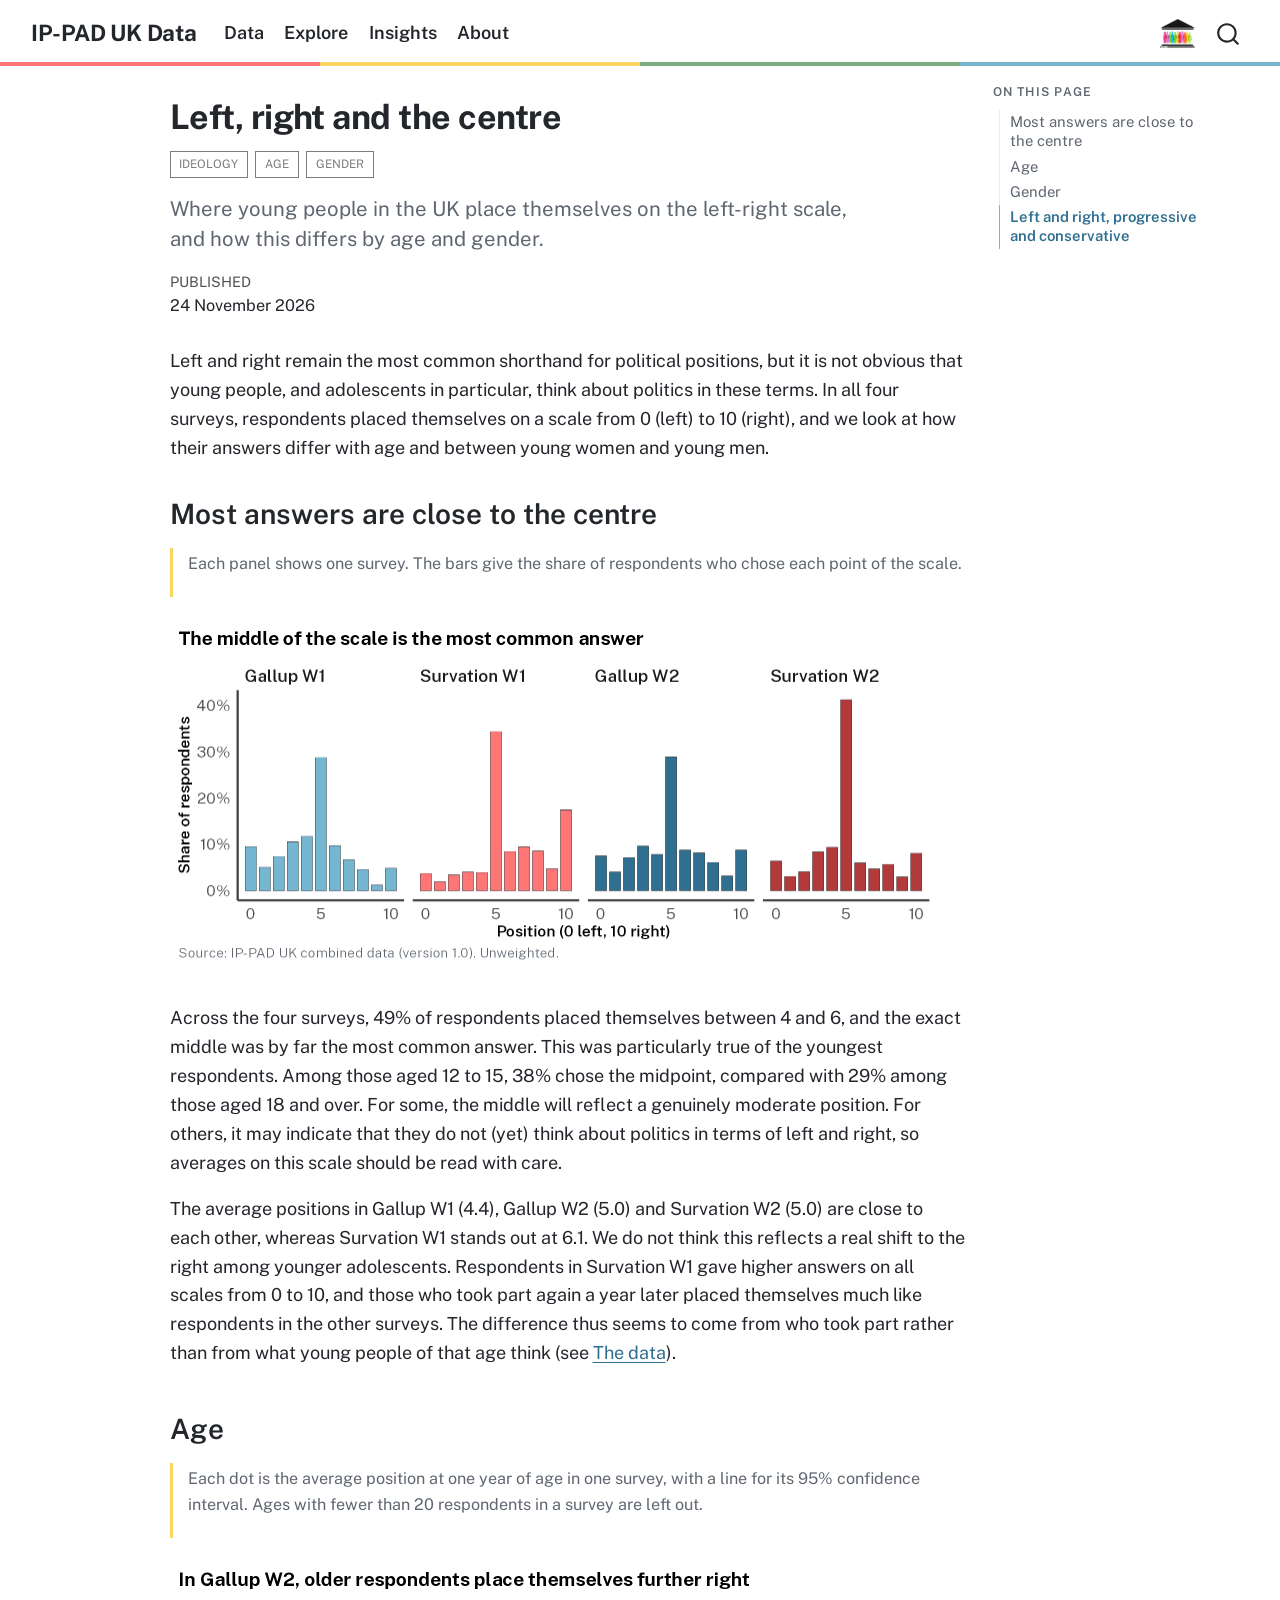
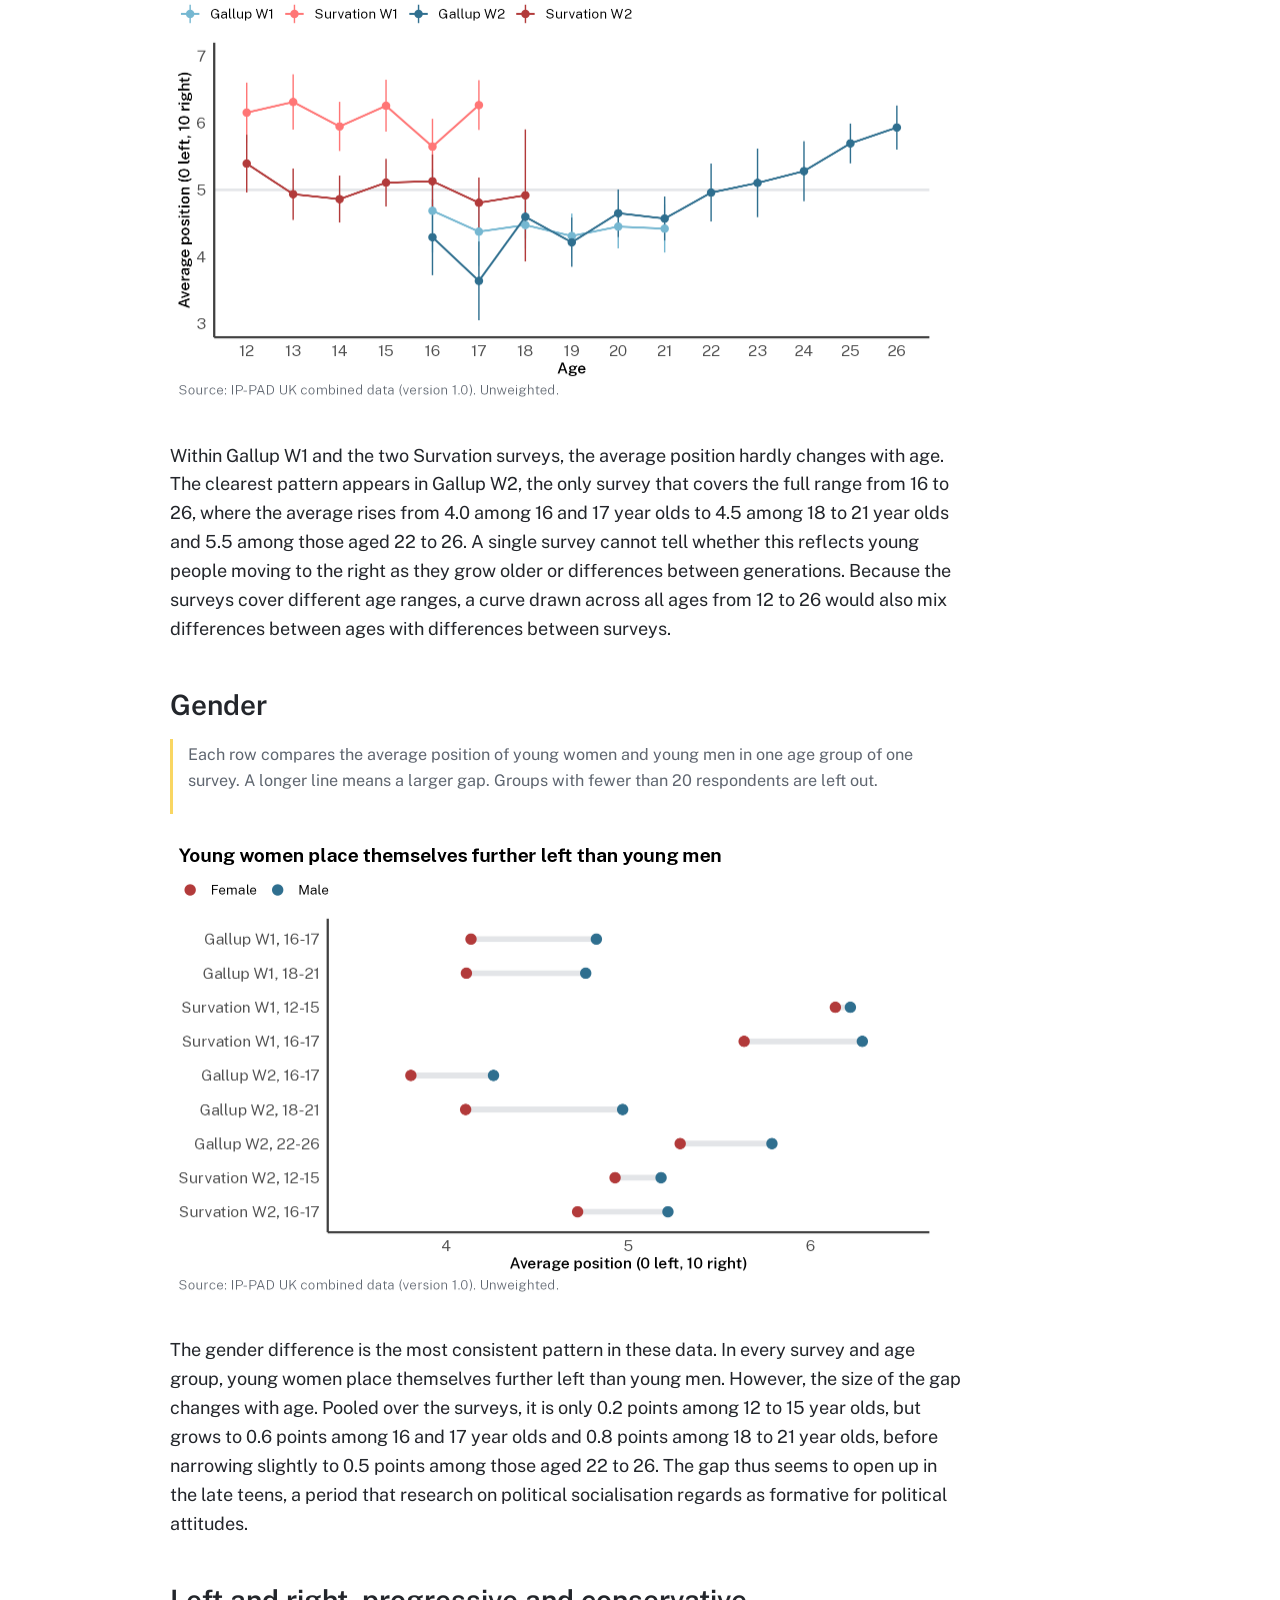
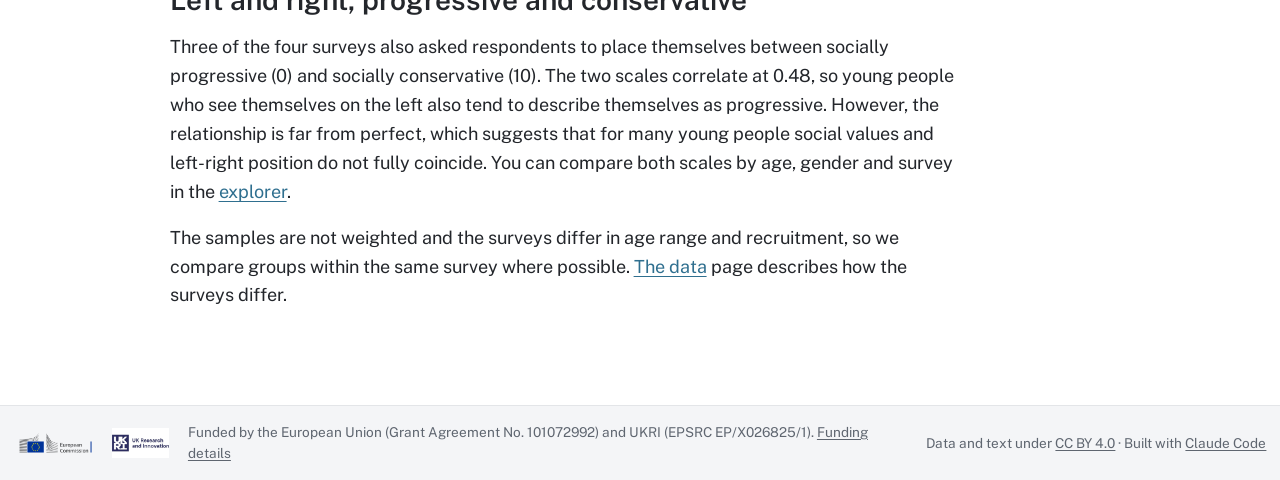
<file: insights/uk/left-right/index.html>
<!DOCTYPE html>
<html xmlns="http://www.w3.org/1999/xhtml" lang="en-GB" xml:lang="en-GB"><head>

<meta charset="utf-8">
<meta name="generator" content="quarto-1.10.18">

<meta name="viewport" content="width=device-width, initial-scale=1.0, user-scalable=yes">

<meta name="dcterms.date" content="2026-11-24">
<meta name="description" content="Where young people in the UK place themselves on the left-right scale, and how this differs by age and gender.">

<title>Left, right and the centre – IP-PAD UK Data</title>
<style>
/* Default styles provided by pandoc.
** See https://pandoc.org/MANUAL.html#variables-for-html for config info.
*/
span.smallcaps{font-variant: small-caps;}
div.columns{display: flex; gap: 1.5em;}
div.column{flex: auto;}
@media screen {
div.columns{gap: min(4vw, 1.5em);}
div.column{overflow-x: auto;}
}
div.hanging-indent{margin-left: 1.5em; text-indent: -1.5em;}
ul.task-list{list-style: none;}
ul.task-list li input[type="checkbox"] {
  width: 0.8em;
  margin: 0 0.8em 0.2em -1em; /* quarto-specific, see https://github.com/quarto-dev/quarto-cli/issues/4556 */ 
  vertical-align: middle;
}
</style>


<script src="../../../site_libs/quarto-nav/quarto-nav.js"></script>
<script src="../../../site_libs/quarto-nav/headroom.min.js"></script>
<script src="../../../site_libs/clipboard/clipboard.min.js"></script>
<script src="../../../site_libs/quarto-search/autocomplete.umd.js"></script>
<script src="../../../site_libs/quarto-search/fuse.min.js"></script>
<script src="../../../site_libs/quarto-search/quarto-search.js"></script>
<meta name="quarto:offset" content="../../../">
<link href="../../../assets/logo.png" rel="icon" type="image/png">
<script src="../../../site_libs/quarto-html/quarto.js" type="module"></script>
<script src="../../../site_libs/quarto-html/tabsets/tabsets.js" type="module"></script>
<script src="../../../site_libs/quarto-html/popper.min.js"></script>
<script src="../../../site_libs/quarto-html/tippy.umd.min.js"></script>
<script src="../../../site_libs/quarto-html/anchor.min.js"></script>
<link href="../../../site_libs/quarto-html/tippy.css" rel="stylesheet">
<link href="../../../site_libs/quarto-html/quarto-syntax-highlighting-64a204ab8560d761af7679ceaba22944.css" rel="stylesheet" class="quarto-color-scheme" id="quarto-text-highlighting-styles">
<link href="../../../site_libs/quarto-html/quarto-syntax-highlighting-dark-b85bc7c33db8c58e0ec93c3465666fed.css" rel="stylesheet" class="quarto-color-scheme quarto-color-alternate" id="quarto-text-highlighting-styles">
<link href="../../../site_libs/quarto-html/quarto-syntax-highlighting-64a204ab8560d761af7679ceaba22944.css" rel="stylesheet" class="quarto-color-scheme-extra" id="quarto-text-highlighting-styles">
<script src="../../../site_libs/bootstrap/bootstrap.min.js"></script>
<link href="../../../site_libs/bootstrap/bootstrap-icons.css" rel="stylesheet">
<link href="../../../site_libs/bootstrap/bootstrap-66e26926a045ce2231e89bc30a69f0c8.min.css" rel="stylesheet" append-hash="true" class="quarto-color-scheme" id="quarto-bootstrap" data-mode="light">
<link href="../../../site_libs/bootstrap/bootstrap-dark-84c6e79e0ea25212c28f5593d2dcb3ca.min.css" rel="stylesheet" append-hash="true" class="quarto-color-scheme quarto-color-alternate" id="quarto-bootstrap" data-mode="light">
<link href="../../../site_libs/bootstrap/bootstrap-66e26926a045ce2231e89bc30a69f0c8.min.css" rel="stylesheet" append-hash="true" class="quarto-color-scheme-extra" id="quarto-bootstrap" data-mode="light">
<script id="quarto-search-options" type="application/json">{
  "location": "navbar",
  "copy-button": false,
  "collapse-after": 3,
  "panel-placement": "end",
  "type": "overlay",
  "limit": 50,
  "keyboard-shortcut": [
    "f",
    "/",
    "s"
  ],
  "show-item-context": false,
  "language": {
    "search-no-results-text": "No results",
    "search-matching-documents-text": "matching documents",
    "search-copy-link-title": "Copy link to search",
    "search-hide-matches-text": "Hide additional matches",
    "search-more-match-text": "more match in this document",
    "search-more-matches-text": "more matches in this document",
    "search-clear-button-title": "Clear",
    "search-text-placeholder": "",
    "search-detached-cancel-button-title": "Cancel",
    "search-submit-button-title": "Submit",
    "search-label": "Search"
  }
}</script>
<style>html{ scroll-behavior: smooth; }</style>


</head>

<body class="nav-fixed quarto-light">

<div id="quarto-search-results"></div>
  <header id="quarto-header" class="headroom fixed-top">
    <nav class="navbar navbar-expand-lg " data-bs-theme="dark">
      <div class="navbar-container container-fluid">
      <div class="navbar-brand-container mx-auto">
    <a class="navbar-brand" href="../../../index.html">
    <span class="navbar-title">IP-PAD UK Data</span>
    </a>
  </div>
            <div id="quarto-search" class="" title="Search"></div>
          <button class="navbar-toggler" type="button" data-bs-toggle="collapse" data-bs-target="#navbarCollapse" aria-controls="navbarCollapse" role="menu" aria-expanded="false" aria-label="Toggle navigation" onclick="if (window.quartoToggleHeadroom) { window.quartoToggleHeadroom(); }">
  <span class="navbar-toggler-icon"></span>
</button>
          <div class="collapse navbar-collapse" id="navbarCollapse">
            <ul class="navbar-nav navbar-nav-scroll me-auto">
  <li class="nav-item">
    <a class="nav-link" href="../../../data.html"> 
<span class="menu-text">Data</span></a>
  </li>  
  <li class="nav-item">
    <a class="nav-link" href="../../../explore.html"> 
<span class="menu-text">Explore</span></a>
  </li>  
  <li class="nav-item">
    <a class="nav-link" href="../../../insights/index.html"> 
<span class="menu-text">Insights</span></a>
  </li>  
  <li class="nav-item">
    <a class="nav-link" href="../../../about.html"> 
<span class="menu-text">About</span></a>
  </li>  
</ul>
            <ul class="navbar-nav navbar-nav-scroll ms-auto">
  <li class="nav-item">
    <a class="nav-link" href="https://www.ippad.eu"> 
<span class="menu-text"><span class="ippad-link">IP-PAD project website</span></span></a>
  </li>  
</ul>
          </div> <!-- /navcollapse -->
            <div class="quarto-navbar-tools">
</div>
      </div> <!-- /container-fluid -->
    </nav>
</header>
<!-- content -->
<div id="quarto-content" class="quarto-container page-columns page-rows-contents page-layout-article page-navbar">
<!-- sidebar -->
<!-- margin-sidebar -->
    <div id="quarto-margin-sidebar" class="sidebar margin-sidebar">
        <nav id="TOC" role="doc-toc" class="toc-active">
    <h2 id="toc-title">On this page</h2>
   
  <ul class="collapse">
  <li><a href="#most-answers-are-close-to-the-centre" id="toc-most-answers-are-close-to-the-centre" class="nav-link active" data-scroll-target="#most-answers-are-close-to-the-centre">Most answers are close to the centre</a></li>
  <li><a href="#age" id="toc-age" class="nav-link" data-scroll-target="#age">Age</a></li>
  <li><a href="#gender" id="toc-gender" class="nav-link" data-scroll-target="#gender">Gender</a></li>
  <li><a href="#left-and-right-progressive-and-conservative" id="toc-left-and-right-progressive-and-conservative" class="nav-link" data-scroll-target="#left-and-right-progressive-and-conservative">Left and right, progressive and conservative</a></li>
  </ul>
</nav>
    </div>
<!-- main -->
<main class="content" id="quarto-document-content">

<header id="title-block-header" class="quarto-title-block default">
<div class="quarto-title">
<h1 class="title">Left, right and the centre</h1>
  <div class="quarto-categories">
    <div class="quarto-category">Ideology</div>
    <div class="quarto-category">Age</div>
    <div class="quarto-category">Gender</div>
  </div>
  </div>

<div>
  <div class="description">
    Where young people in the UK place themselves on the left-right scale, and how this differs by age and gender.
  </div>
</div>


<div class="quarto-title-meta">

    
    <div>
    <div class="quarto-title-meta-heading">Published</div>
    <div class="quarto-title-meta-contents">
      <p class="date">24 November 2026</p>
    </div>
  </div>
  
    
  </div>
  


</header>


<p>Left and right remain the most common shorthand for political positions, but it is not obvious that young people, and adolescents in particular, think about politics in these terms. In all four surveys, respondents placed themselves on a scale from 0 (left) to 10 (right), and we look at how their answers differ with age and between young women and young men.</p>
<section id="most-answers-are-close-to-the-centre" class="level2">
<h2 class="anchored" data-anchor-id="most-answers-are-close-to-the-centre">Most answers are close to the centre</h2>
<div class="how-to-read">
<p>Each panel shows one survey. The bars give the share of respondents who chose each point of the scale.</p>
</div>
<div class="cell" data-layout-align="left">
<div class="cell-output-display">
<div class="quarto-figure quarto-figure-left">
<figure class="figure">
<p><img src="index_files/figure-html/plot-distribution-1.png" class="img-fluid quarto-figure quarto-figure-left figure-img" alt="Bar charts of left-right self-placement from 0 to 10 for each of the four surveys. In every survey the middle point 5 is the most common answer. Survation W1 has more answers on the right side of the scale than the other three surveys." width="768"></p>
</figure>
</div>
</div>
</div>
<p>Across the four surveys, 49% of respondents placed themselves between 4 and 6, and the exact middle was by far the most common answer. This was particularly true of the youngest respondents. Among those aged 12 to 15, 38% chose the midpoint, compared with 29% among those aged 18 and over. For some, the middle will reflect a genuinely moderate position. For others, it may indicate that they do not (yet) think about politics in terms of left and right, so averages on this scale should be read with care.</p>
<p>The average positions in Gallup W1 (4.4), Gallup W2 (5.0) and Survation W2 (5.0) are close to each other, whereas Survation W1 stands out at 6.1. We do not think this reflects a real shift to the right among younger adolescents. Respondents in Survation W1 gave higher answers on all scales from 0 to 10, and those who took part again a year later placed themselves much like respondents in the other surveys. The difference thus seems to come from who took part rather than from what young people of that age think (see <a href="../../../data.html">The data</a>).</p>
</section>
<section id="age" class="level2">
<h2 class="anchored" data-anchor-id="age">Age</h2>
<div class="how-to-read">
<p>Each dot is the average position at one year of age in one survey, with a line for its 95% confidence interval. Ages with fewer than 20 respondents in a survey are left out.</p>
</div>
<div class="cell" data-layout-align="left">
<div class="cell-output-display">
<div class="quarto-figure quarto-figure-left">
<figure class="figure">
<p><img src="index_files/figure-html/plot-age-1.png" class="img-fluid quarto-figure quarto-figure-left figure-img" alt="Average left-right position by year of age, from 12 to 26, for each survey. Within Gallup W1 and both Survation surveys the averages change little with age. Within Gallup W2 they rise from about 4 at ages 16 and 17 to about 5.5 to 6 at ages 25 and 26. Survation W1 lies above the other surveys at every age." width="768"></p>
</figure>
</div>
</div>
</div>
<p>Within Gallup W1 and the two Survation surveys, the average position hardly changes with age. The clearest pattern appears in Gallup W2, the only survey that covers the full range from 16 to 26, where the average rises from 4.0 among 16 and 17 year olds to 4.5 among 18 to 21 year olds and 5.5 among those aged 22 to 26. A single survey cannot tell whether this reflects young people moving to the right as they grow older or differences between generations. Because the surveys cover different age ranges, a curve drawn across all ages from 12 to 26 would also mix differences between ages with differences between surveys.</p>
</section>
<section id="gender" class="level2">
<h2 class="anchored" data-anchor-id="gender">Gender</h2>
<div class="how-to-read">
<p>Each row compares the average position of young women and young men in one age group of one survey. A longer line means a larger gap. Groups with fewer than 20 respondents are left out.</p>
</div>
<div class="cell" data-layout-align="left">
<div class="cell-output-display">
<div class="quarto-figure quarto-figure-left">
<figure class="figure">
<p><img src="index_files/figure-html/plot-gender-1.png" class="img-fluid quarto-figure quarto-figure-left figure-img" alt="Dumbbell chart of the average left-right position of young women and young men by survey and age group. In every row, young women place themselves further left than young men. The gap is smallest among 12 to 15 year olds and largest among 18 to 21 year olds." width="768"></p>
</figure>
</div>
</div>
</div>
<p>The gender difference is the most consistent pattern in these data. In every survey and age group, young women place themselves further left than young men. However, the size of the gap changes with age. Pooled over the surveys, it is only 0.2 points among 12 to 15 year olds, but grows to 0.6 points among 16 and 17 year olds and 0.8 points among 18 to 21 year olds, before narrowing slightly to 0.5 points among those aged 22 to 26. The gap thus seems to open up in the late teens, a period that research on political socialisation regards as formative for political attitudes.</p>
</section>
<section id="left-and-right-progressive-and-conservative" class="level2">
<h2 class="anchored" data-anchor-id="left-and-right-progressive-and-conservative">Left and right, progressive and conservative</h2>
<p>Three of the four surveys also asked respondents to place themselves between socially progressive (0) and socially conservative (10). The two scales correlate at 0.48, so young people who see themselves on the left also tend to describe themselves as progressive. However, the relationship is far from perfect, which suggests that for many young people social values and left-right position do not fully coincide. You can compare both scales by age, gender and survey in the <a href="../../../explore.html">explorer</a>.</p>
<p>The samples are not weighted and the surveys differ in age range and recruitment, so we compare groups within the same survey where possible. <a href="../../../data.html">The data</a> page describes how the surveys differ.</p>


</section>

</main> <!-- /main -->
<script id="quarto-html-after-body" type="application/javascript">
  window.document.addEventListener("DOMContentLoaded", function (event) {
    const icon = "";
    const anchorJS = new window.AnchorJS();
    anchorJS.options = {
      placement: 'right',
      icon: icon
    };
    anchorJS.add('.anchored');
    const isCodeAnnotation = (el) => {
      for (const clz of el.classList) {
        if (clz.startsWith('code-annotation-')) {                     
          return true;
        }
      }
      return false;
    }
    const onCopySuccess = function(e) {
      // button target
      const button = e.trigger;
      // don't keep focus
      button.blur();
      // flash "checked"
      button.classList.add('code-copy-button-checked');
      var currentTitle = button.getAttribute("title");
      button.setAttribute("title", "Copied!");
      let tooltip;
      if (window.bootstrap) {
        button.setAttribute("data-bs-toggle", "tooltip");
        button.setAttribute("data-bs-placement", "left");
        button.setAttribute("data-bs-title", "Copied!");
        tooltip = new bootstrap.Tooltip(button, 
          { trigger: "manual", 
            customClass: "code-copy-button-tooltip",
            offset: [0, -8]});
        tooltip.show();    
      }
      setTimeout(function() {
        if (tooltip) {
          tooltip.hide();
          button.removeAttribute("data-bs-title");
          button.removeAttribute("data-bs-toggle");
          button.removeAttribute("data-bs-placement");
        }
        button.setAttribute("title", currentTitle);
        button.classList.remove('code-copy-button-checked');
      }, 1000);
      // clear code selection
      e.clearSelection();
    }
    const getTextToCopy = function(trigger) {
      const outerScaffold = trigger.parentElement.cloneNode(true);
      const codeEl = outerScaffold.querySelector('code');
      for (const childEl of codeEl.children) {
        if (isCodeAnnotation(childEl)) {
          childEl.remove();
        }
      }
      return codeEl.innerText;
    }
    const clipboard = new window.ClipboardJS('.code-copy-button:not([data-in-quarto-modal])', {
      text: getTextToCopy
    });
    clipboard.on('success', onCopySuccess);
    if (window.document.getElementById('quarto-embedded-source-code-modal')) {
      const clipboardModal = new window.ClipboardJS('.code-copy-button[data-in-quarto-modal]', {
        text: getTextToCopy,
        container: window.document.getElementById('quarto-embedded-source-code-modal')
      });
      clipboardModal.on('success', onCopySuccess);
    }
      var localhostRegex = new RegExp(/^(?:http|https):\/\/localhost\:?[0-9]*\//);
      var mailtoRegex = new RegExp(/^mailto:/);
        var filterRegex = new RegExp("https:\/\/olafborghi\.com\/ippad-uk-data");
      var isInternal = (href) => {
          return filterRegex.test(href) || localhostRegex.test(href) || mailtoRegex.test(href);
      }
      // Inspect non-navigation links and adorn them if external
     var links = window.document.querySelectorAll('a[href]:not(.nav-link):not(.navbar-brand):not(.toc-action):not(.sidebar-link):not(.sidebar-item-toggle):not(.pagination-link):not(.no-external):not([aria-hidden]):not(.dropdown-item):not(.quarto-navigation-tool):not(.about-link)');
      for (var i=0; i<links.length; i++) {
        const link = links[i];
        if (!isInternal(link.href)) {
          // undo the damage that might have been done by quarto-nav.js in the case of
          // links that we want to consider external
          if (link.dataset.originalHref !== undefined) {
            link.href = link.dataset.originalHref;
          }
            // target, if specified
            link.setAttribute("target", "_blank");
            if (link.getAttribute("rel") === null) {
              link.setAttribute("rel", "noopener");
            }
        }
      }
    function tippyHover(el, contentFn, onTriggerFn, onUntriggerFn) {
      const config = {
        allowHTML: true,
        maxWidth: 500,
        delay: 100,
        arrow: false,
        appendTo: function(el) {
            return el.parentElement;
        },
        interactive: true,
        interactiveBorder: 10,
        theme: 'quarto',
        placement: 'bottom-start',
      };
      if (contentFn) {
        config.content = contentFn;
      }
      if (onTriggerFn) {
        config.onTrigger = onTriggerFn;
      }
      if (onUntriggerFn) {
        config.onUntrigger = onUntriggerFn;
      }
      window.tippy(el, config); 
    }
    const noterefs = window.document.querySelectorAll('a[role="doc-noteref"]');
    for (var i=0; i<noterefs.length; i++) {
      const ref = noterefs[i];
      tippyHover(ref, function() {
        // use id or data attribute instead here
        let href = ref.getAttribute('data-footnote-href') || ref.getAttribute('href');
        try { href = new URL(href).hash; } catch {}
        const id = href.replace(/^#\/?/, "");
        const note = window.document.getElementById(id);
        if (note) {
          return note.innerHTML;
        } else {
          return "";
        }
      });
    }
    const xrefs = window.document.querySelectorAll('a.quarto-xref');
    const processXRef = (id, note) => {
      // Strip column container classes
      const stripColumnClz = (el) => {
        el.classList.remove("page-full", "page-columns");
        if (el.children) {
          for (const child of el.children) {
            stripColumnClz(child);
          }
        }
      }
      stripColumnClz(note)
      if (id === null || id.startsWith('sec-')) {
        // Special case sections, only their first couple elements
        const container = document.createElement("div");
        if (note.children && note.children.length > 2) {
          container.appendChild(note.children[0].cloneNode(true));
          for (let i = 1; i < note.children.length; i++) {
            const child = note.children[i];
            if (child.tagName === "P" && child.innerText === "") {
              continue;
            } else {
              container.appendChild(child.cloneNode(true));
              break;
            }
          }
          if (window.Quarto?.typesetMath) {
            window.Quarto.typesetMath(container);
          }
          return container.innerHTML
        } else {
          if (window.Quarto?.typesetMath) {
            window.Quarto.typesetMath(note);
          }
          return note.innerHTML;
        }
      } else {
        // Remove any anchor links if they are present
        const anchorLink = note.querySelector('a.anchorjs-link');
        if (anchorLink) {
          anchorLink.remove();
        }
        if (window.Quarto?.typesetMath) {
          window.Quarto.typesetMath(note);
        }
        if (note.classList.contains("callout")) {
          return note.outerHTML;
        } else {
          return note.innerHTML;
        }
      }
    }
    for (var i=0; i<xrefs.length; i++) {
      const xref = xrefs[i];
      tippyHover(xref, undefined, function(instance) {
        instance.disable();
        let url = xref.getAttribute('href');
        let hash = undefined; 
        if (url.startsWith('#')) {
          hash = url;
        } else {
          try { hash = new URL(url).hash; } catch {}
        }
        if (hash) {
          const id = hash.replace(/^#\/?/, "");
          const note = window.document.getElementById(id);
          if (note !== null) {
            try {
              const html = processXRef(id, note.cloneNode(true));
              instance.setContent(html);
            } finally {
              instance.enable();
              instance.show();
            }
          } else {
            // See if we can fetch this
            fetch(url.split('#')[0])
            .then(res => res.text())
            .then(html => {
              const parser = new DOMParser();
              const htmlDoc = parser.parseFromString(html, "text/html");
              const note = htmlDoc.getElementById(id);
              if (note !== null) {
                const html = processXRef(id, note);
                instance.setContent(html);
              } 
            }).finally(() => {
              instance.enable();
              instance.show();
            });
          }
        } else {
          // See if we can fetch a full url (with no hash to target)
          // This is a special case and we should probably do some content thinning / targeting
          fetch(url)
          .then(res => res.text())
          .then(html => {
            const parser = new DOMParser();
            const htmlDoc = parser.parseFromString(html, "text/html");
            const note = htmlDoc.querySelector('main.content');
            if (note !== null) {
              // This should only happen for chapter cross references
              // (since there is no id in the URL)
              // remove the first header
              if (note.children.length > 0 && note.children[0].tagName === "HEADER") {
                note.children[0].remove();
              }
              const html = processXRef(null, note);
              instance.setContent(html);
            } 
          }).finally(() => {
            instance.enable();
            instance.show();
          });
        }
      }, function(instance) {
      });
    }
        let selectedAnnoteEl;
        const selectorForAnnotation = ( cell, annotation) => {
          let cellAttr = 'data-code-cell="' + cell + '"';
          let lineAttr = 'data-code-annotation="' +  annotation + '"';
          const selector = 'span[' + cellAttr + '][' + lineAttr + ']';
          return selector;
        }
        const selectCodeLines = (annoteEl) => {
          const doc = window.document;
          const targetCell = annoteEl.getAttribute("data-target-cell");
          const targetAnnotation = annoteEl.getAttribute("data-target-annotation");
          const annoteSpan = window.document.querySelector(selectorForAnnotation(targetCell, targetAnnotation));
          const lines = annoteSpan.getAttribute("data-code-lines").split(",");
          const lineIds = lines.map((line) => {
            return targetCell + "-" + line;
          })
          let top = null;
          let height = null;
          let parent = null;
          if (lineIds.length > 0) {
              //compute the position of the single el (top and bottom and make a div)
              const el = window.document.getElementById(lineIds[0]);
              top = el.offsetTop;
              height = el.offsetHeight;
              parent = el.parentElement.parentElement;
            if (lineIds.length > 1) {
              const lastEl = window.document.getElementById(lineIds[lineIds.length - 1]);
              const bottom = lastEl.offsetTop + lastEl.offsetHeight;
              height = bottom - top;
            }
            if (top !== null && height !== null && parent !== null) {
              // cook up a div (if necessary) and position it 
              let div = window.document.getElementById("code-annotation-line-highlight");
              if (div === null) {
                div = window.document.createElement("div");
                div.setAttribute("id", "code-annotation-line-highlight");
                div.style.position = 'absolute';
                parent.appendChild(div);
              }
              div.style.top = top - 2 + "px";
              div.style.height = height + 4 + "px";
              div.style.left = 0;
              let gutterDiv = window.document.getElementById("code-annotation-line-highlight-gutter");
              if (gutterDiv === null) {
                gutterDiv = window.document.createElement("div");
                gutterDiv.setAttribute("id", "code-annotation-line-highlight-gutter");
                gutterDiv.style.position = 'absolute';
                const codeCell = window.document.getElementById(targetCell);
                const gutter = codeCell.querySelector('.code-annotation-gutter');
                gutter.appendChild(gutterDiv);
              }
              gutterDiv.style.top = top - 2 + "px";
              gutterDiv.style.height = height + 4 + "px";
            }
            selectedAnnoteEl = annoteEl;
          }
        };
        const unselectCodeLines = () => {
          const elementsIds = ["code-annotation-line-highlight", "code-annotation-line-highlight-gutter"];
          elementsIds.forEach((elId) => {
            const div = window.document.getElementById(elId);
            if (div) {
              div.remove();
            }
          });
          selectedAnnoteEl = undefined;
        };
          // Handle positioning of the toggle
      window.addEventListener(
        "resize",
        throttle(() => {
          elRect = undefined;
          if (selectedAnnoteEl) {
            selectCodeLines(selectedAnnoteEl);
          }
        }, 10)
      );
      function throttle(fn, ms) {
      let throttle = false;
      let timer;
        return (...args) => {
          if(!throttle) { // first call gets through
              fn.apply(this, args);
              throttle = true;
          } else { // all the others get throttled
              if(timer) clearTimeout(timer); // cancel #2
              timer = setTimeout(() => {
                fn.apply(this, args);
                timer = throttle = false;
              }, ms);
          }
        };
      }
        // Attach click handler to the DT
        const annoteDls = window.document.querySelectorAll('dt[data-target-cell]');
        for (const annoteDlNode of annoteDls) {
          annoteDlNode.addEventListener('click', (event) => {
            const clickedEl = event.target;
            if (clickedEl !== selectedAnnoteEl) {
              unselectCodeLines();
              const activeEl = window.document.querySelector('dt[data-target-cell].code-annotation-active');
              if (activeEl) {
                activeEl.classList.remove('code-annotation-active');
              }
              selectCodeLines(clickedEl);
              clickedEl.classList.add('code-annotation-active');
            } else {
              // Unselect the line
              unselectCodeLines();
              clickedEl.classList.remove('code-annotation-active');
            }
          });
        }
    const findCites = (el) => {
      const parentEl = el.parentElement;
      if (parentEl) {
        const cites = parentEl.dataset.cites;
        if (cites) {
          return {
            el,
            cites: cites.split(' ')
          };
        } else {
          return findCites(el.parentElement)
        }
      } else {
        return undefined;
      }
    };
    var bibliorefs = window.document.querySelectorAll('a[role="doc-biblioref"]');
    for (var i=0; i<bibliorefs.length; i++) {
      const ref = bibliorefs[i];
      const citeInfo = findCites(ref);
      if (citeInfo) {
        tippyHover(citeInfo.el, function() {
          var popup = window.document.createElement('div');
          citeInfo.cites.forEach(function(cite) {
            var citeDiv = window.document.createElement('div');
            citeDiv.classList.add('hanging-indent');
            citeDiv.classList.add('csl-entry');
            var biblioDiv = window.document.getElementById('ref-' + cite);
            if (biblioDiv) {
              citeDiv.innerHTML = biblioDiv.innerHTML;
            }
            popup.appendChild(citeDiv);
          });
          return popup.innerHTML;
        });
      }
    }
  });
  </script>
</div> <!-- /content -->
<footer class="footer">
  <div class="nav-footer">
    <div class="nav-footer-left">
<p><span class="funder-logos"><img src="../../../assets/ec-logo-horiz_en.png" height="30" alt="European Commission"> <img src="../../../assets/UKRI_Logo.jpg" height="30" alt="UK Research and Innovation"></span> <span class="funder-text">Funded by the European Union (Grant Agreement No.&nbsp;101072992) and UKRI (EPSRC EP/X026825/1). <a href="../../../about.html#funding">Funding details</a></span></p>
</div>   
    <div class="nav-footer-center">
      &nbsp;
    </div>
    <div class="nav-footer-right">
<p>Data and text under <a href="https://creativecommons.org/licenses/by/4.0/">CC BY 4.0</a> · Built with <a href="https://claude.com/claude-code">Claude Code</a></p>
</div>
  </div>
</footer>




<script src="../../../site_libs/quarto-html/zenscroll-min.js"></script>
</body></html>
</file>
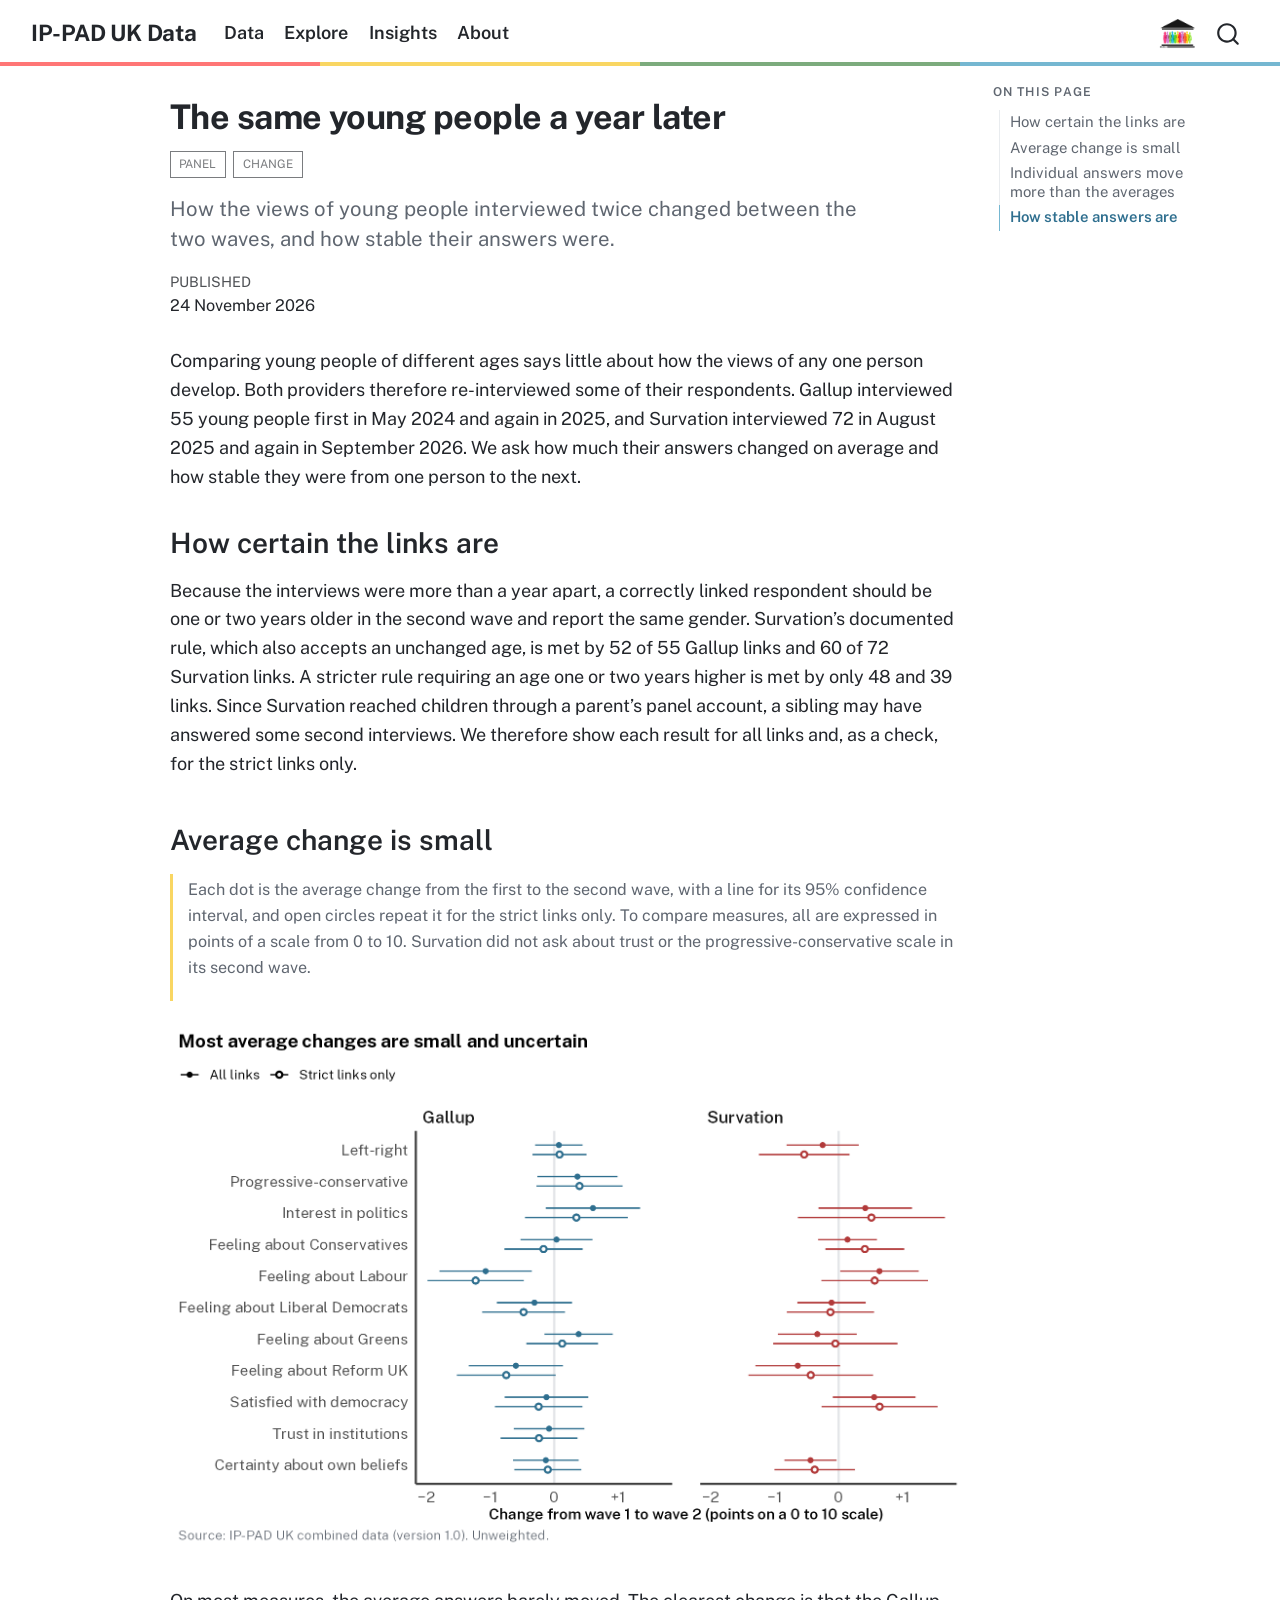
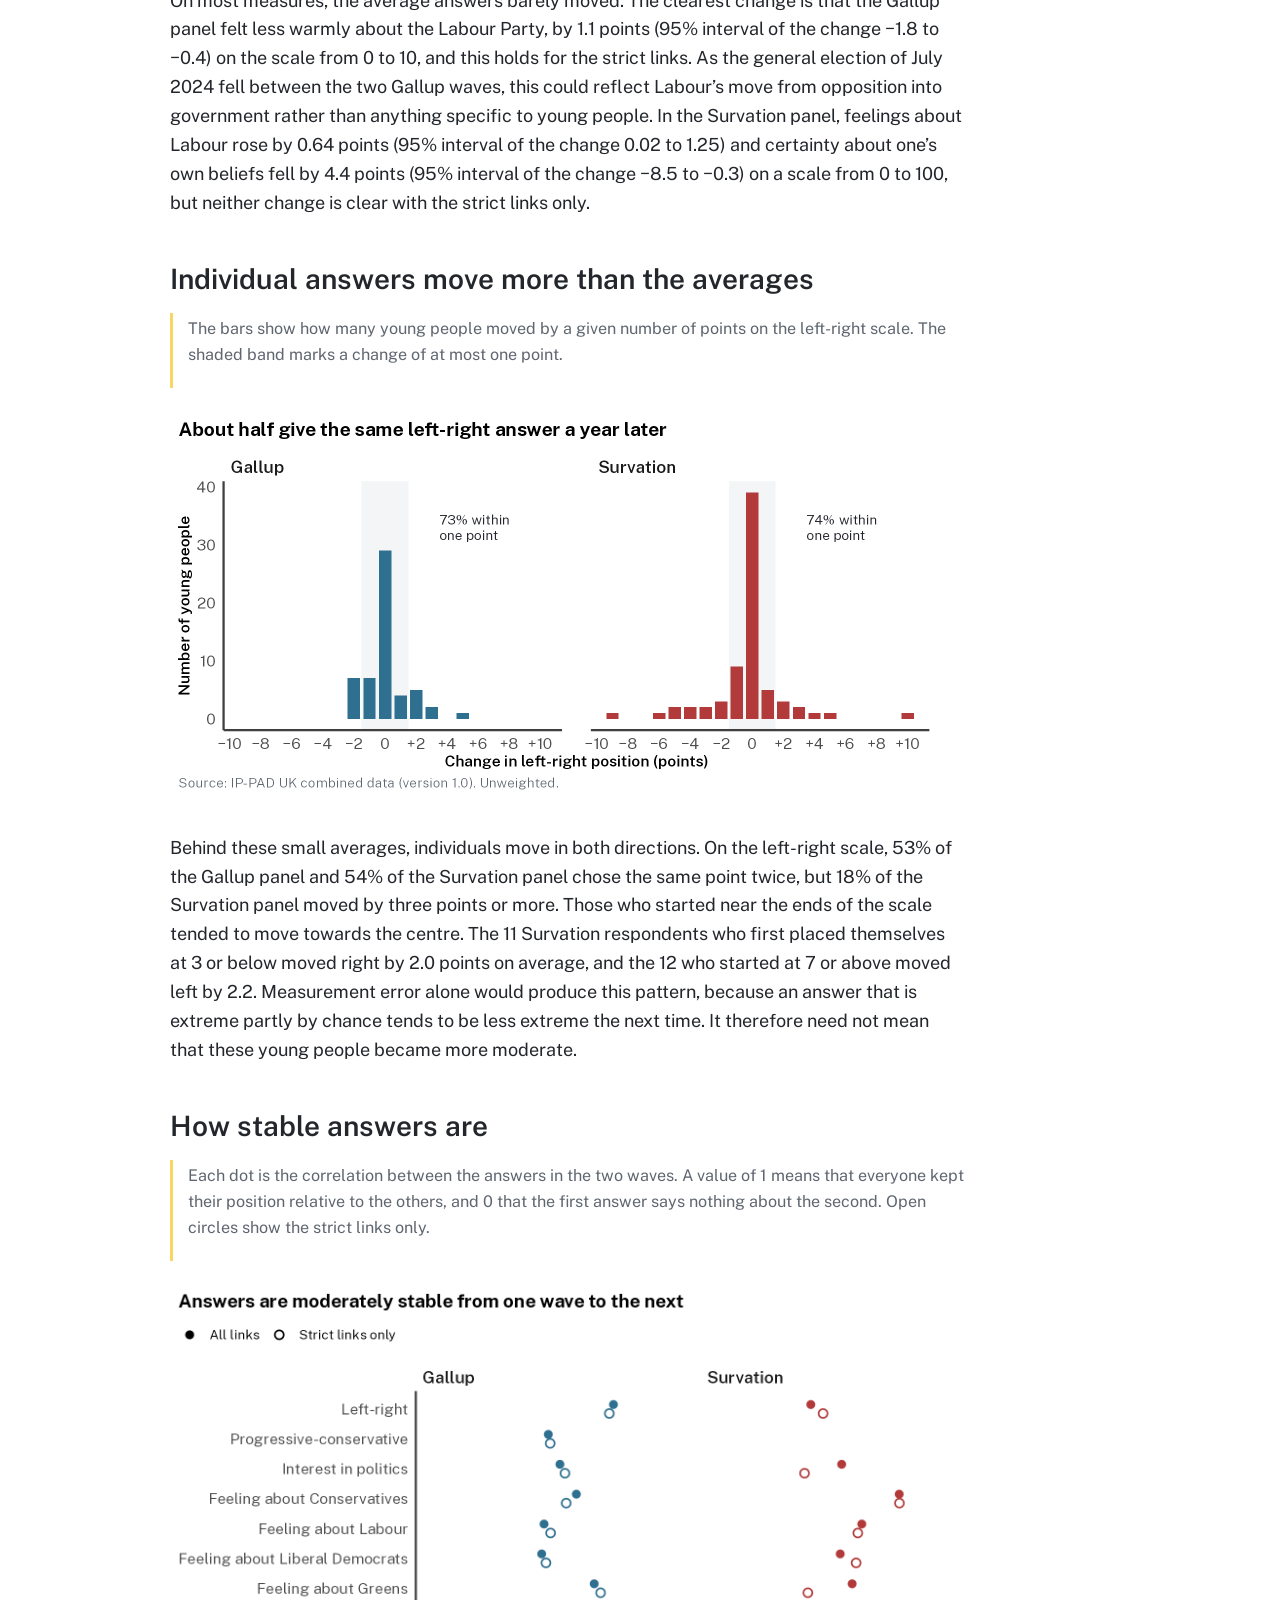
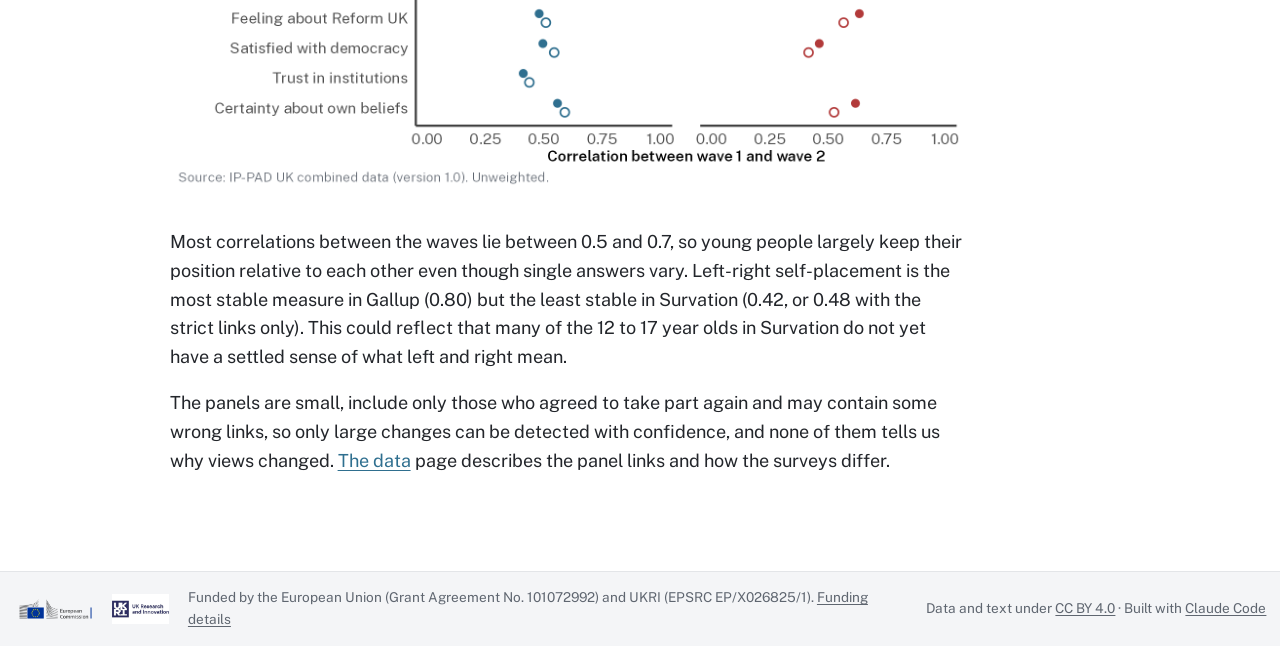
<file: insights/uk/panel-change/index.html>
<!DOCTYPE html>
<html xmlns="http://www.w3.org/1999/xhtml" lang="en-GB" xml:lang="en-GB"><head>

<meta charset="utf-8">
<meta name="generator" content="quarto-1.10.18">

<meta name="viewport" content="width=device-width, initial-scale=1.0, user-scalable=yes">

<meta name="dcterms.date" content="2026-11-24">
<meta name="description" content="How the views of young people interviewed twice changed between the two waves, and how stable their answers were.">

<title>The same young people a year later – IP-PAD UK Data</title>
<style>
/* Default styles provided by pandoc.
** See https://pandoc.org/MANUAL.html#variables-for-html for config info.
*/
span.smallcaps{font-variant: small-caps;}
div.columns{display: flex; gap: 1.5em;}
div.column{flex: auto;}
@media screen {
div.columns{gap: min(4vw, 1.5em);}
div.column{overflow-x: auto;}
}
div.hanging-indent{margin-left: 1.5em; text-indent: -1.5em;}
ul.task-list{list-style: none;}
ul.task-list li input[type="checkbox"] {
  width: 0.8em;
  margin: 0 0.8em 0.2em -1em; /* quarto-specific, see https://github.com/quarto-dev/quarto-cli/issues/4556 */ 
  vertical-align: middle;
}
</style>


<script src="../../../site_libs/quarto-nav/quarto-nav.js"></script>
<script src="../../../site_libs/quarto-nav/headroom.min.js"></script>
<script src="../../../site_libs/clipboard/clipboard.min.js"></script>
<script src="../../../site_libs/quarto-search/autocomplete.umd.js"></script>
<script src="../../../site_libs/quarto-search/fuse.min.js"></script>
<script src="../../../site_libs/quarto-search/quarto-search.js"></script>
<meta name="quarto:offset" content="../../../">
<link href="../../../assets/logo.png" rel="icon" type="image/png">
<script src="../../../site_libs/quarto-html/quarto.js" type="module"></script>
<script src="../../../site_libs/quarto-html/tabsets/tabsets.js" type="module"></script>
<script src="../../../site_libs/quarto-html/popper.min.js"></script>
<script src="../../../site_libs/quarto-html/tippy.umd.min.js"></script>
<script src="../../../site_libs/quarto-html/anchor.min.js"></script>
<link href="../../../site_libs/quarto-html/tippy.css" rel="stylesheet">
<link href="../../../site_libs/quarto-html/quarto-syntax-highlighting-64a204ab8560d761af7679ceaba22944.css" rel="stylesheet" class="quarto-color-scheme" id="quarto-text-highlighting-styles">
<link href="../../../site_libs/quarto-html/quarto-syntax-highlighting-dark-b85bc7c33db8c58e0ec93c3465666fed.css" rel="stylesheet" class="quarto-color-scheme quarto-color-alternate" id="quarto-text-highlighting-styles">
<link href="../../../site_libs/quarto-html/quarto-syntax-highlighting-64a204ab8560d761af7679ceaba22944.css" rel="stylesheet" class="quarto-color-scheme-extra" id="quarto-text-highlighting-styles">
<script src="../../../site_libs/bootstrap/bootstrap.min.js"></script>
<link href="../../../site_libs/bootstrap/bootstrap-icons.css" rel="stylesheet">
<link href="../../../site_libs/bootstrap/bootstrap-66e26926a045ce2231e89bc30a69f0c8.min.css" rel="stylesheet" append-hash="true" class="quarto-color-scheme" id="quarto-bootstrap" data-mode="light">
<link href="../../../site_libs/bootstrap/bootstrap-dark-84c6e79e0ea25212c28f5593d2dcb3ca.min.css" rel="stylesheet" append-hash="true" class="quarto-color-scheme quarto-color-alternate" id="quarto-bootstrap" data-mode="light">
<link href="../../../site_libs/bootstrap/bootstrap-66e26926a045ce2231e89bc30a69f0c8.min.css" rel="stylesheet" append-hash="true" class="quarto-color-scheme-extra" id="quarto-bootstrap" data-mode="light">
<script id="quarto-search-options" type="application/json">{
  "location": "navbar",
  "copy-button": false,
  "collapse-after": 3,
  "panel-placement": "end",
  "type": "overlay",
  "limit": 50,
  "keyboard-shortcut": [
    "f",
    "/",
    "s"
  ],
  "show-item-context": false,
  "language": {
    "search-no-results-text": "No results",
    "search-matching-documents-text": "matching documents",
    "search-copy-link-title": "Copy link to search",
    "search-hide-matches-text": "Hide additional matches",
    "search-more-match-text": "more match in this document",
    "search-more-matches-text": "more matches in this document",
    "search-clear-button-title": "Clear",
    "search-text-placeholder": "",
    "search-detached-cancel-button-title": "Cancel",
    "search-submit-button-title": "Submit",
    "search-label": "Search"
  }
}</script>
<style>html{ scroll-behavior: smooth; }</style>


</head>

<body class="nav-fixed quarto-light">

<div id="quarto-search-results"></div>
  <header id="quarto-header" class="headroom fixed-top">
    <nav class="navbar navbar-expand-lg " data-bs-theme="dark">
      <div class="navbar-container container-fluid">
      <div class="navbar-brand-container mx-auto">
    <a class="navbar-brand" href="../../../index.html">
    <span class="navbar-title">IP-PAD UK Data</span>
    </a>
  </div>
            <div id="quarto-search" class="" title="Search"></div>
          <button class="navbar-toggler" type="button" data-bs-toggle="collapse" data-bs-target="#navbarCollapse" aria-controls="navbarCollapse" role="menu" aria-expanded="false" aria-label="Toggle navigation" onclick="if (window.quartoToggleHeadroom) { window.quartoToggleHeadroom(); }">
  <span class="navbar-toggler-icon"></span>
</button>
          <div class="collapse navbar-collapse" id="navbarCollapse">
            <ul class="navbar-nav navbar-nav-scroll me-auto">
  <li class="nav-item">
    <a class="nav-link" href="../../../data.html"> 
<span class="menu-text">Data</span></a>
  </li>  
  <li class="nav-item">
    <a class="nav-link" href="../../../explore.html"> 
<span class="menu-text">Explore</span></a>
  </li>  
  <li class="nav-item">
    <a class="nav-link" href="../../../insights/index.html"> 
<span class="menu-text">Insights</span></a>
  </li>  
  <li class="nav-item">
    <a class="nav-link" href="../../../about.html"> 
<span class="menu-text">About</span></a>
  </li>  
</ul>
            <ul class="navbar-nav navbar-nav-scroll ms-auto">
  <li class="nav-item">
    <a class="nav-link" href="https://www.ippad.eu"> 
<span class="menu-text"><span class="ippad-link">IP-PAD project website</span></span></a>
  </li>  
</ul>
          </div> <!-- /navcollapse -->
            <div class="quarto-navbar-tools">
</div>
      </div> <!-- /container-fluid -->
    </nav>
</header>
<!-- content -->
<div id="quarto-content" class="quarto-container page-columns page-rows-contents page-layout-article page-navbar">
<!-- sidebar -->
<!-- margin-sidebar -->
    <div id="quarto-margin-sidebar" class="sidebar margin-sidebar">
        <nav id="TOC" role="doc-toc" class="toc-active">
    <h2 id="toc-title">On this page</h2>
   
  <ul class="collapse">
  <li><a href="#how-certain-the-links-are" id="toc-how-certain-the-links-are" class="nav-link active" data-scroll-target="#how-certain-the-links-are">How certain the links are</a></li>
  <li><a href="#average-change-is-small" id="toc-average-change-is-small" class="nav-link" data-scroll-target="#average-change-is-small">Average change is small</a></li>
  <li><a href="#individual-answers-move-more-than-the-averages" id="toc-individual-answers-move-more-than-the-averages" class="nav-link" data-scroll-target="#individual-answers-move-more-than-the-averages">Individual answers move more than the averages</a></li>
  <li><a href="#how-stable-answers-are" id="toc-how-stable-answers-are" class="nav-link" data-scroll-target="#how-stable-answers-are">How stable answers are</a></li>
  </ul>
</nav>
    </div>
<!-- main -->
<main class="content" id="quarto-document-content">

<header id="title-block-header" class="quarto-title-block default">
<div class="quarto-title">
<h1 class="title">The same young people a year later</h1>
  <div class="quarto-categories">
    <div class="quarto-category">Panel</div>
    <div class="quarto-category">Change</div>
  </div>
  </div>

<div>
  <div class="description">
    How the views of young people interviewed twice changed between the two waves, and how stable their answers were.
  </div>
</div>


<div class="quarto-title-meta">

    
    <div>
    <div class="quarto-title-meta-heading">Published</div>
    <div class="quarto-title-meta-contents">
      <p class="date">24 November 2026</p>
    </div>
  </div>
  
    
  </div>
  


</header>


<p>Comparing young people of different ages says little about how the views of any one person develop. Both providers therefore re-interviewed some of their respondents. Gallup interviewed 55 young people first in May 2024 and again in 2025, and Survation interviewed 72 in August 2025 and again in September 2026. We ask how much their answers changed on average and how stable they were from one person to the next.</p>
<section id="how-certain-the-links-are" class="level2">
<h2 class="anchored" data-anchor-id="how-certain-the-links-are">How certain the links are</h2>
<p>Because the interviews were more than a year apart, a correctly linked respondent should be one or two years older in the second wave and report the same gender. Survation’s documented rule, which also accepts an unchanged age, is met by 52 of 55 Gallup links and 60 of 72 Survation links. A stricter rule requiring an age one or two years higher is met by only 48 and 39 links. Since Survation reached children through a parent’s panel account, a sibling may have answered some second interviews. We therefore show each result for all links and, as a check, for the strict links only.</p>
</section>
<section id="average-change-is-small" class="level2">
<h2 class="anchored" data-anchor-id="average-change-is-small">Average change is small</h2>
<div class="how-to-read">
<p>Each dot is the average change from the first to the second wave, with a line for its 95% confidence interval, and open circles repeat it for the strict links only. To compare measures, all are expressed in points of a scale from 0 to 10. Survation did not ask about trust or the progressive-conservative scale in its second wave.</p>
</div>
<div class="cell" data-layout-align="left">
<div class="cell-output-display">
<div class="quarto-figure quarto-figure-left">
<figure class="figure">
<p><img src="index_files/figure-html/plot-change-1.png" class="img-fluid quarto-figure quarto-figure-left figure-img" alt="Average change between waves on eleven measures, for the Gallup and the Survation panel, with 95% confidence intervals. Most intervals include zero. In Gallup, the feeling about the Labour Party fell by about one point on the 0 to 10 scale, also with strict links only. In Survation, the feeling about Labour rose slightly and certainty about own beliefs fell, but neither change is clear with strict links only. The feeling about Reform UK fell slightly in both panels." width="816"></p>
</figure>
</div>
</div>
</div>
<p>On most measures, the average answers barely moved. The clearest change is that the Gallup panel felt less warmly about the Labour Party, by 1.1 points (95% interval of the change −1.8 to −0.4) on the scale from 0 to 10, and this holds for the strict links. As the general election of July 2024 fell between the two Gallup waves, this could reflect Labour’s move from opposition into government rather than anything specific to young people. In the Survation panel, feelings about Labour rose by 0.64 points (95% interval of the change 0.02 to 1.25) and certainty about one’s own beliefs fell by 4.4 points (95% interval of the change −8.5 to −0.3) on a scale from 0 to 100, but neither change is clear with the strict links only.</p>
</section>
<section id="individual-answers-move-more-than-the-averages" class="level2">
<h2 class="anchored" data-anchor-id="individual-answers-move-more-than-the-averages">Individual answers move more than the averages</h2>
<div class="how-to-read">
<p>The bars show how many young people moved by a given number of points on the left-right scale. The shaded band marks a change of at most one point.</p>
</div>
<div class="cell" data-layout-align="left">
<div class="cell-output-display">
<div class="quarto-figure quarto-figure-left">
<figure class="figure">
<p><img src="index_files/figure-html/plot-lr-change-1.png" class="img-fluid quarto-figure quarto-figure-left figure-img" alt="Bar charts of the change in left-right self-placement between the waves, for the Gallup and the Survation panel. In both, about half give the same answer and about three quarters move by at most one point. In Survation, a few respondents move by five or more points, up to ten." width="768"></p>
</figure>
</div>
</div>
</div>
<p>Behind these small averages, individuals move in both directions. On the left-right scale, 53% of the Gallup panel and 54% of the Survation panel chose the same point twice, but 18% of the Survation panel moved by three points or more. Those who started near the ends of the scale tended to move towards the centre. The 11 Survation respondents who first placed themselves at 3 or below moved right by 2.0 points on average, and the 12 who started at 7 or above moved left by 2.2. Measurement error alone would produce this pattern, because an answer that is extreme partly by chance tends to be less extreme the next time. It therefore need not mean that these young people became more moderate.</p>
</section>
<section id="how-stable-answers-are" class="level2">
<h2 class="anchored" data-anchor-id="how-stable-answers-are">How stable answers are</h2>
<div class="how-to-read">
<p>Each dot is the correlation between the answers in the two waves. A value of 1 means that everyone kept their position relative to the others, and 0 that the first answer says nothing about the second. Open circles show the strict links only.</p>
</div>
<div class="cell" data-layout-align="left">
<div class="cell-output-display">
<div class="quarto-figure quarto-figure-left">
<figure class="figure">
<p><img src="index_files/figure-html/plot-stability-1.png" class="img-fluid quarto-figure quarto-figure-left figure-img" alt="Correlation between first and second wave answers on eleven measures, for the Gallup and the Survation panel. Most correlations lie between about 0.4 and 0.8. Left-right self-placement is the most stable measure in Gallup, at about 0.8, but one of the least stable in Survation, at about 0.4. Feelings about the Conservative Party are among the most stable in both panels." width="816"></p>
</figure>
</div>
</div>
</div>
<p>Most correlations between the waves lie between 0.5 and 0.7, so young people largely keep their position relative to each other even though single answers vary. Left-right self-placement is the most stable measure in Gallup (0.80) but the least stable in Survation (0.42, or 0.48 with the strict links only). This could reflect that many of the 12 to 17 year olds in Survation do not yet have a settled sense of what left and right mean.</p>
<p>The panels are small, include only those who agreed to take part again and may contain some wrong links, so only large changes can be detected with confidence, and none of them tells us why views changed. <a href="../../../data.html">The data</a> page describes the panel links and how the surveys differ.</p>


</section>

</main> <!-- /main -->
<script id="quarto-html-after-body" type="application/javascript">
  window.document.addEventListener("DOMContentLoaded", function (event) {
    const icon = "";
    const anchorJS = new window.AnchorJS();
    anchorJS.options = {
      placement: 'right',
      icon: icon
    };
    anchorJS.add('.anchored');
    const isCodeAnnotation = (el) => {
      for (const clz of el.classList) {
        if (clz.startsWith('code-annotation-')) {                     
          return true;
        }
      }
      return false;
    }
    const onCopySuccess = function(e) {
      // button target
      const button = e.trigger;
      // don't keep focus
      button.blur();
      // flash "checked"
      button.classList.add('code-copy-button-checked');
      var currentTitle = button.getAttribute("title");
      button.setAttribute("title", "Copied!");
      let tooltip;
      if (window.bootstrap) {
        button.setAttribute("data-bs-toggle", "tooltip");
        button.setAttribute("data-bs-placement", "left");
        button.setAttribute("data-bs-title", "Copied!");
        tooltip = new bootstrap.Tooltip(button, 
          { trigger: "manual", 
            customClass: "code-copy-button-tooltip",
            offset: [0, -8]});
        tooltip.show();    
      }
      setTimeout(function() {
        if (tooltip) {
          tooltip.hide();
          button.removeAttribute("data-bs-title");
          button.removeAttribute("data-bs-toggle");
          button.removeAttribute("data-bs-placement");
        }
        button.setAttribute("title", currentTitle);
        button.classList.remove('code-copy-button-checked');
      }, 1000);
      // clear code selection
      e.clearSelection();
    }
    const getTextToCopy = function(trigger) {
      const outerScaffold = trigger.parentElement.cloneNode(true);
      const codeEl = outerScaffold.querySelector('code');
      for (const childEl of codeEl.children) {
        if (isCodeAnnotation(childEl)) {
          childEl.remove();
        }
      }
      return codeEl.innerText;
    }
    const clipboard = new window.ClipboardJS('.code-copy-button:not([data-in-quarto-modal])', {
      text: getTextToCopy
    });
    clipboard.on('success', onCopySuccess);
    if (window.document.getElementById('quarto-embedded-source-code-modal')) {
      const clipboardModal = new window.ClipboardJS('.code-copy-button[data-in-quarto-modal]', {
        text: getTextToCopy,
        container: window.document.getElementById('quarto-embedded-source-code-modal')
      });
      clipboardModal.on('success', onCopySuccess);
    }
      var localhostRegex = new RegExp(/^(?:http|https):\/\/localhost\:?[0-9]*\//);
      var mailtoRegex = new RegExp(/^mailto:/);
        var filterRegex = new RegExp("https:\/\/olafborghi\.com\/ippad-uk-data");
      var isInternal = (href) => {
          return filterRegex.test(href) || localhostRegex.test(href) || mailtoRegex.test(href);
      }
      // Inspect non-navigation links and adorn them if external
     var links = window.document.querySelectorAll('a[href]:not(.nav-link):not(.navbar-brand):not(.toc-action):not(.sidebar-link):not(.sidebar-item-toggle):not(.pagination-link):not(.no-external):not([aria-hidden]):not(.dropdown-item):not(.quarto-navigation-tool):not(.about-link)');
      for (var i=0; i<links.length; i++) {
        const link = links[i];
        if (!isInternal(link.href)) {
          // undo the damage that might have been done by quarto-nav.js in the case of
          // links that we want to consider external
          if (link.dataset.originalHref !== undefined) {
            link.href = link.dataset.originalHref;
          }
            // target, if specified
            link.setAttribute("target", "_blank");
            if (link.getAttribute("rel") === null) {
              link.setAttribute("rel", "noopener");
            }
        }
      }
    function tippyHover(el, contentFn, onTriggerFn, onUntriggerFn) {
      const config = {
        allowHTML: true,
        maxWidth: 500,
        delay: 100,
        arrow: false,
        appendTo: function(el) {
            return el.parentElement;
        },
        interactive: true,
        interactiveBorder: 10,
        theme: 'quarto',
        placement: 'bottom-start',
      };
      if (contentFn) {
        config.content = contentFn;
      }
      if (onTriggerFn) {
        config.onTrigger = onTriggerFn;
      }
      if (onUntriggerFn) {
        config.onUntrigger = onUntriggerFn;
      }
      window.tippy(el, config); 
    }
    const noterefs = window.document.querySelectorAll('a[role="doc-noteref"]');
    for (var i=0; i<noterefs.length; i++) {
      const ref = noterefs[i];
      tippyHover(ref, function() {
        // use id or data attribute instead here
        let href = ref.getAttribute('data-footnote-href') || ref.getAttribute('href');
        try { href = new URL(href).hash; } catch {}
        const id = href.replace(/^#\/?/, "");
        const note = window.document.getElementById(id);
        if (note) {
          return note.innerHTML;
        } else {
          return "";
        }
      });
    }
    const xrefs = window.document.querySelectorAll('a.quarto-xref');
    const processXRef = (id, note) => {
      // Strip column container classes
      const stripColumnClz = (el) => {
        el.classList.remove("page-full", "page-columns");
        if (el.children) {
          for (const child of el.children) {
            stripColumnClz(child);
          }
        }
      }
      stripColumnClz(note)
      if (id === null || id.startsWith('sec-')) {
        // Special case sections, only their first couple elements
        const container = document.createElement("div");
        if (note.children && note.children.length > 2) {
          container.appendChild(note.children[0].cloneNode(true));
          for (let i = 1; i < note.children.length; i++) {
            const child = note.children[i];
            if (child.tagName === "P" && child.innerText === "") {
              continue;
            } else {
              container.appendChild(child.cloneNode(true));
              break;
            }
          }
          if (window.Quarto?.typesetMath) {
            window.Quarto.typesetMath(container);
          }
          return container.innerHTML
        } else {
          if (window.Quarto?.typesetMath) {
            window.Quarto.typesetMath(note);
          }
          return note.innerHTML;
        }
      } else {
        // Remove any anchor links if they are present
        const anchorLink = note.querySelector('a.anchorjs-link');
        if (anchorLink) {
          anchorLink.remove();
        }
        if (window.Quarto?.typesetMath) {
          window.Quarto.typesetMath(note);
        }
        if (note.classList.contains("callout")) {
          return note.outerHTML;
        } else {
          return note.innerHTML;
        }
      }
    }
    for (var i=0; i<xrefs.length; i++) {
      const xref = xrefs[i];
      tippyHover(xref, undefined, function(instance) {
        instance.disable();
        let url = xref.getAttribute('href');
        let hash = undefined; 
        if (url.startsWith('#')) {
          hash = url;
        } else {
          try { hash = new URL(url).hash; } catch {}
        }
        if (hash) {
          const id = hash.replace(/^#\/?/, "");
          const note = window.document.getElementById(id);
          if (note !== null) {
            try {
              const html = processXRef(id, note.cloneNode(true));
              instance.setContent(html);
            } finally {
              instance.enable();
              instance.show();
            }
          } else {
            // See if we can fetch this
            fetch(url.split('#')[0])
            .then(res => res.text())
            .then(html => {
              const parser = new DOMParser();
              const htmlDoc = parser.parseFromString(html, "text/html");
              const note = htmlDoc.getElementById(id);
              if (note !== null) {
                const html = processXRef(id, note);
                instance.setContent(html);
              } 
            }).finally(() => {
              instance.enable();
              instance.show();
            });
          }
        } else {
          // See if we can fetch a full url (with no hash to target)
          // This is a special case and we should probably do some content thinning / targeting
          fetch(url)
          .then(res => res.text())
          .then(html => {
            const parser = new DOMParser();
            const htmlDoc = parser.parseFromString(html, "text/html");
            const note = htmlDoc.querySelector('main.content');
            if (note !== null) {
              // This should only happen for chapter cross references
              // (since there is no id in the URL)
              // remove the first header
              if (note.children.length > 0 && note.children[0].tagName === "HEADER") {
                note.children[0].remove();
              }
              const html = processXRef(null, note);
              instance.setContent(html);
            } 
          }).finally(() => {
            instance.enable();
            instance.show();
          });
        }
      }, function(instance) {
      });
    }
        let selectedAnnoteEl;
        const selectorForAnnotation = ( cell, annotation) => {
          let cellAttr = 'data-code-cell="' + cell + '"';
          let lineAttr = 'data-code-annotation="' +  annotation + '"';
          const selector = 'span[' + cellAttr + '][' + lineAttr + ']';
          return selector;
        }
        const selectCodeLines = (annoteEl) => {
          const doc = window.document;
          const targetCell = annoteEl.getAttribute("data-target-cell");
          const targetAnnotation = annoteEl.getAttribute("data-target-annotation");
          const annoteSpan = window.document.querySelector(selectorForAnnotation(targetCell, targetAnnotation));
          const lines = annoteSpan.getAttribute("data-code-lines").split(",");
          const lineIds = lines.map((line) => {
            return targetCell + "-" + line;
          })
          let top = null;
          let height = null;
          let parent = null;
          if (lineIds.length > 0) {
              //compute the position of the single el (top and bottom and make a div)
              const el = window.document.getElementById(lineIds[0]);
              top = el.offsetTop;
              height = el.offsetHeight;
              parent = el.parentElement.parentElement;
            if (lineIds.length > 1) {
              const lastEl = window.document.getElementById(lineIds[lineIds.length - 1]);
              const bottom = lastEl.offsetTop + lastEl.offsetHeight;
              height = bottom - top;
            }
            if (top !== null && height !== null && parent !== null) {
              // cook up a div (if necessary) and position it 
              let div = window.document.getElementById("code-annotation-line-highlight");
              if (div === null) {
                div = window.document.createElement("div");
                div.setAttribute("id", "code-annotation-line-highlight");
                div.style.position = 'absolute';
                parent.appendChild(div);
              }
              div.style.top = top - 2 + "px";
              div.style.height = height + 4 + "px";
              div.style.left = 0;
              let gutterDiv = window.document.getElementById("code-annotation-line-highlight-gutter");
              if (gutterDiv === null) {
                gutterDiv = window.document.createElement("div");
                gutterDiv.setAttribute("id", "code-annotation-line-highlight-gutter");
                gutterDiv.style.position = 'absolute';
                const codeCell = window.document.getElementById(targetCell);
                const gutter = codeCell.querySelector('.code-annotation-gutter');
                gutter.appendChild(gutterDiv);
              }
              gutterDiv.style.top = top - 2 + "px";
              gutterDiv.style.height = height + 4 + "px";
            }
            selectedAnnoteEl = annoteEl;
          }
        };
        const unselectCodeLines = () => {
          const elementsIds = ["code-annotation-line-highlight", "code-annotation-line-highlight-gutter"];
          elementsIds.forEach((elId) => {
            const div = window.document.getElementById(elId);
            if (div) {
              div.remove();
            }
          });
          selectedAnnoteEl = undefined;
        };
          // Handle positioning of the toggle
      window.addEventListener(
        "resize",
        throttle(() => {
          elRect = undefined;
          if (selectedAnnoteEl) {
            selectCodeLines(selectedAnnoteEl);
          }
        }, 10)
      );
      function throttle(fn, ms) {
      let throttle = false;
      let timer;
        return (...args) => {
          if(!throttle) { // first call gets through
              fn.apply(this, args);
              throttle = true;
          } else { // all the others get throttled
              if(timer) clearTimeout(timer); // cancel #2
              timer = setTimeout(() => {
                fn.apply(this, args);
                timer = throttle = false;
              }, ms);
          }
        };
      }
        // Attach click handler to the DT
        const annoteDls = window.document.querySelectorAll('dt[data-target-cell]');
        for (const annoteDlNode of annoteDls) {
          annoteDlNode.addEventListener('click', (event) => {
            const clickedEl = event.target;
            if (clickedEl !== selectedAnnoteEl) {
              unselectCodeLines();
              const activeEl = window.document.querySelector('dt[data-target-cell].code-annotation-active');
              if (activeEl) {
                activeEl.classList.remove('code-annotation-active');
              }
              selectCodeLines(clickedEl);
              clickedEl.classList.add('code-annotation-active');
            } else {
              // Unselect the line
              unselectCodeLines();
              clickedEl.classList.remove('code-annotation-active');
            }
          });
        }
    const findCites = (el) => {
      const parentEl = el.parentElement;
      if (parentEl) {
        const cites = parentEl.dataset.cites;
        if (cites) {
          return {
            el,
            cites: cites.split(' ')
          };
        } else {
          return findCites(el.parentElement)
        }
      } else {
        return undefined;
      }
    };
    var bibliorefs = window.document.querySelectorAll('a[role="doc-biblioref"]');
    for (var i=0; i<bibliorefs.length; i++) {
      const ref = bibliorefs[i];
      const citeInfo = findCites(ref);
      if (citeInfo) {
        tippyHover(citeInfo.el, function() {
          var popup = window.document.createElement('div');
          citeInfo.cites.forEach(function(cite) {
            var citeDiv = window.document.createElement('div');
            citeDiv.classList.add('hanging-indent');
            citeDiv.classList.add('csl-entry');
            var biblioDiv = window.document.getElementById('ref-' + cite);
            if (biblioDiv) {
              citeDiv.innerHTML = biblioDiv.innerHTML;
            }
            popup.appendChild(citeDiv);
          });
          return popup.innerHTML;
        });
      }
    }
  });
  </script>
</div> <!-- /content -->
<footer class="footer">
  <div class="nav-footer">
    <div class="nav-footer-left">
<p><span class="funder-logos"><img src="../../../assets/ec-logo-horiz_en.png" height="30" alt="European Commission"> <img src="../../../assets/UKRI_Logo.jpg" height="30" alt="UK Research and Innovation"></span> <span class="funder-text">Funded by the European Union (Grant Agreement No.&nbsp;101072992) and UKRI (EPSRC EP/X026825/1). <a href="../../../about.html#funding">Funding details</a></span></p>
</div>   
    <div class="nav-footer-center">
      &nbsp;
    </div>
    <div class="nav-footer-right">
<p>Data and text under <a href="https://creativecommons.org/licenses/by/4.0/">CC BY 4.0</a> · Built with <a href="https://claude.com/claude-code">Claude Code</a></p>
</div>
  </div>
</footer>




<script src="../../../site_libs/quarto-html/zenscroll-min.js"></script>
</body></html>
</file>
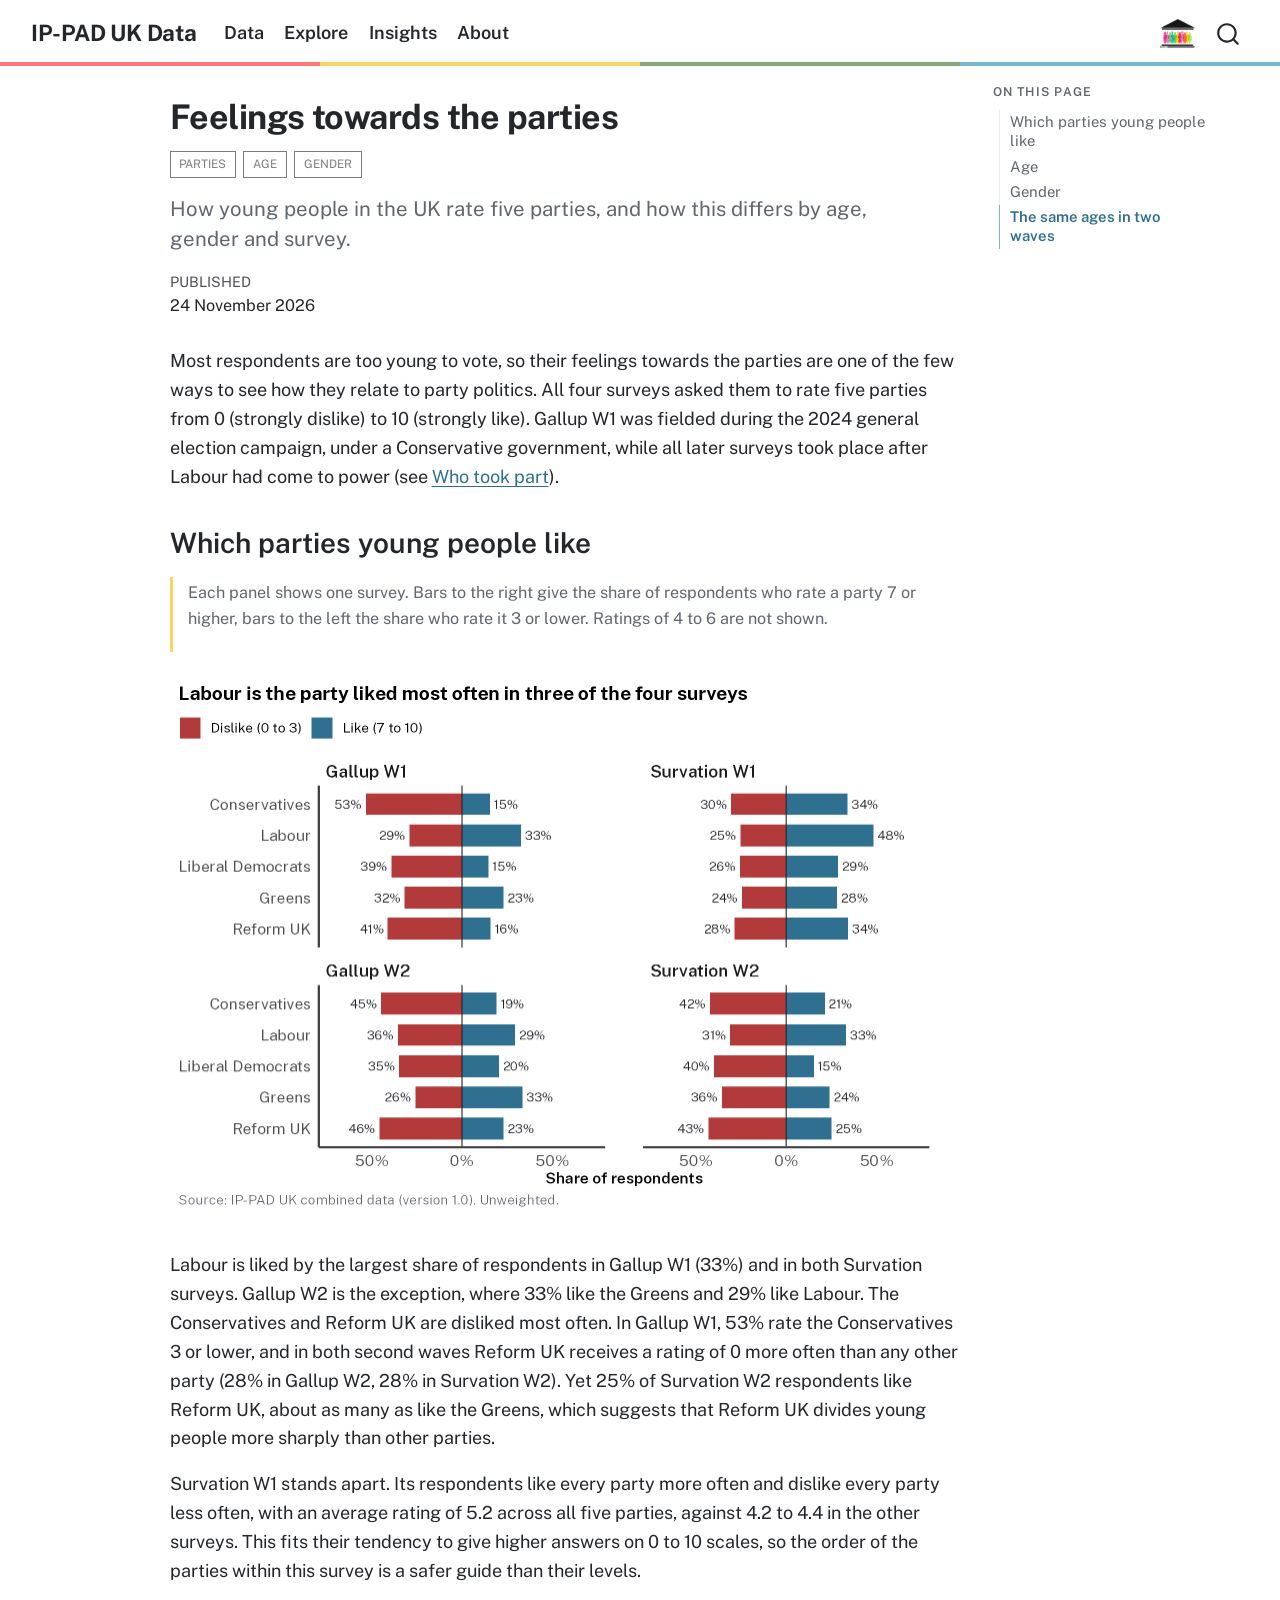
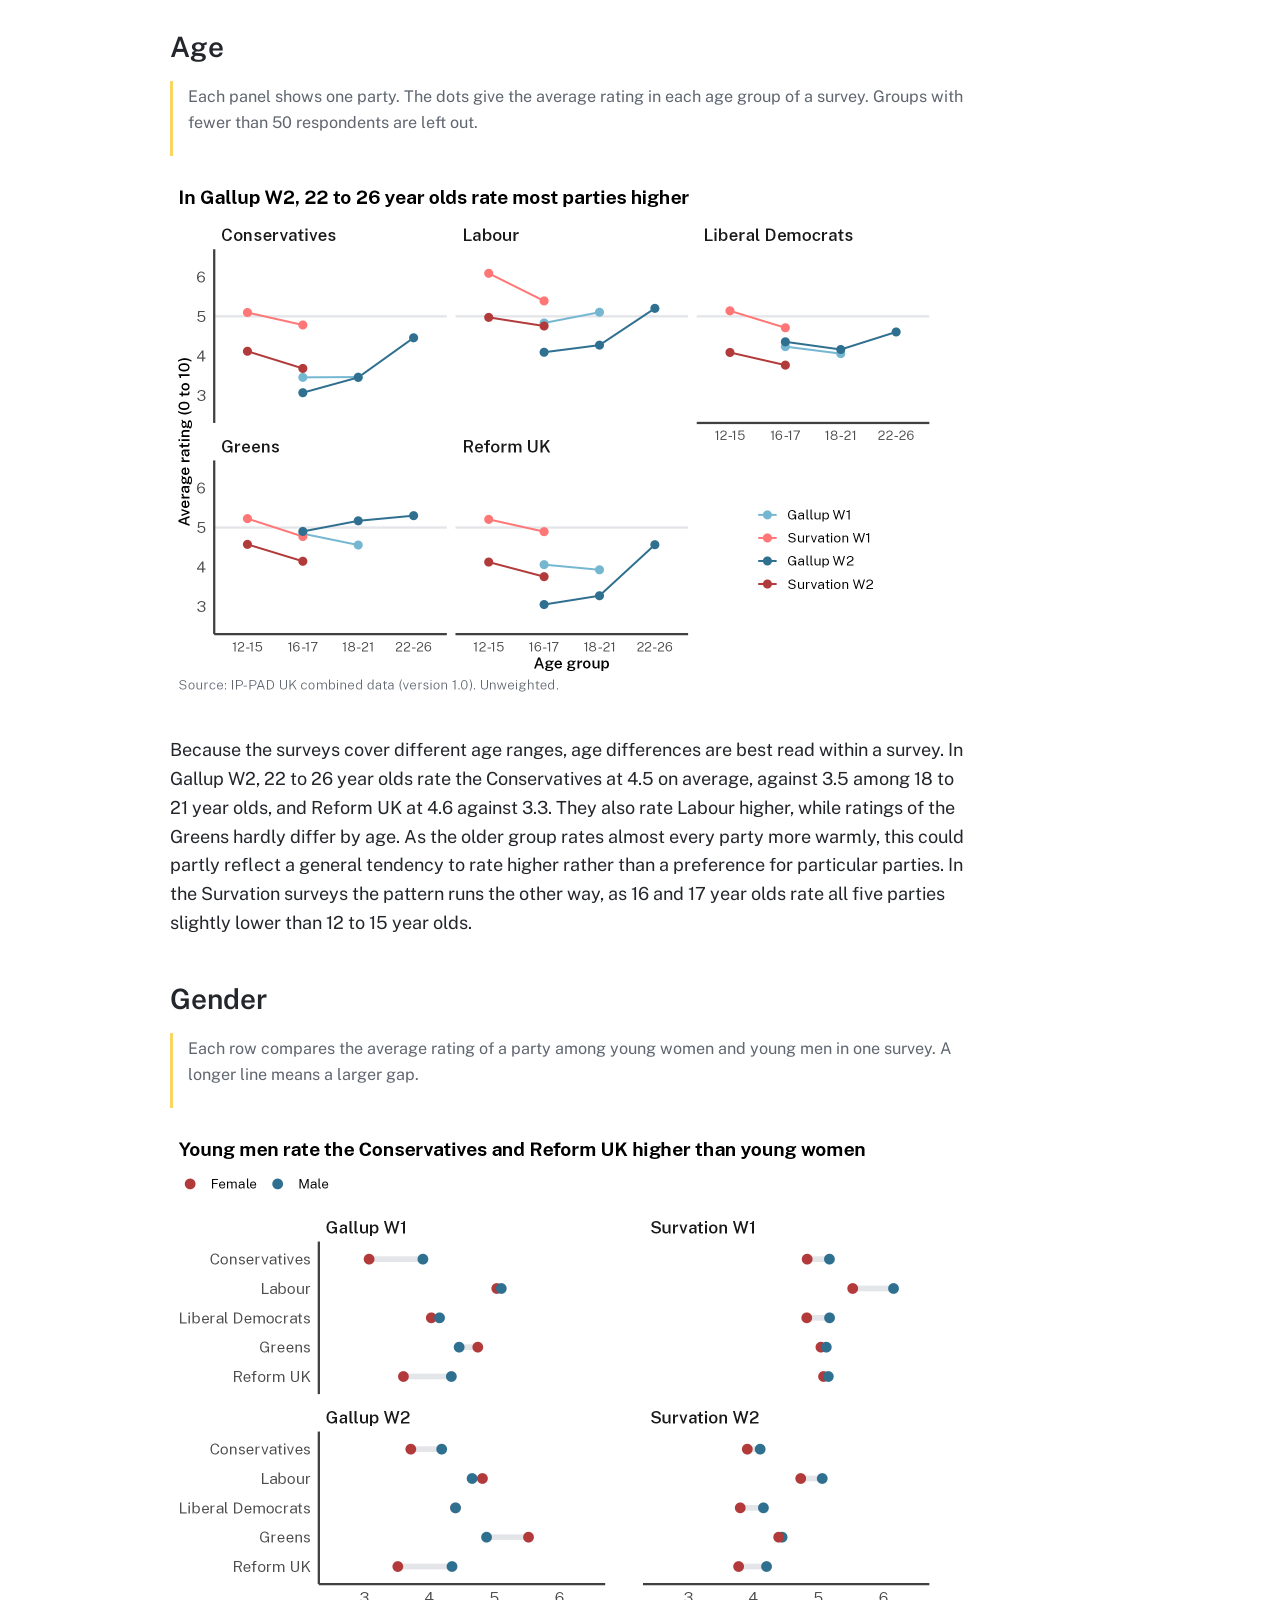
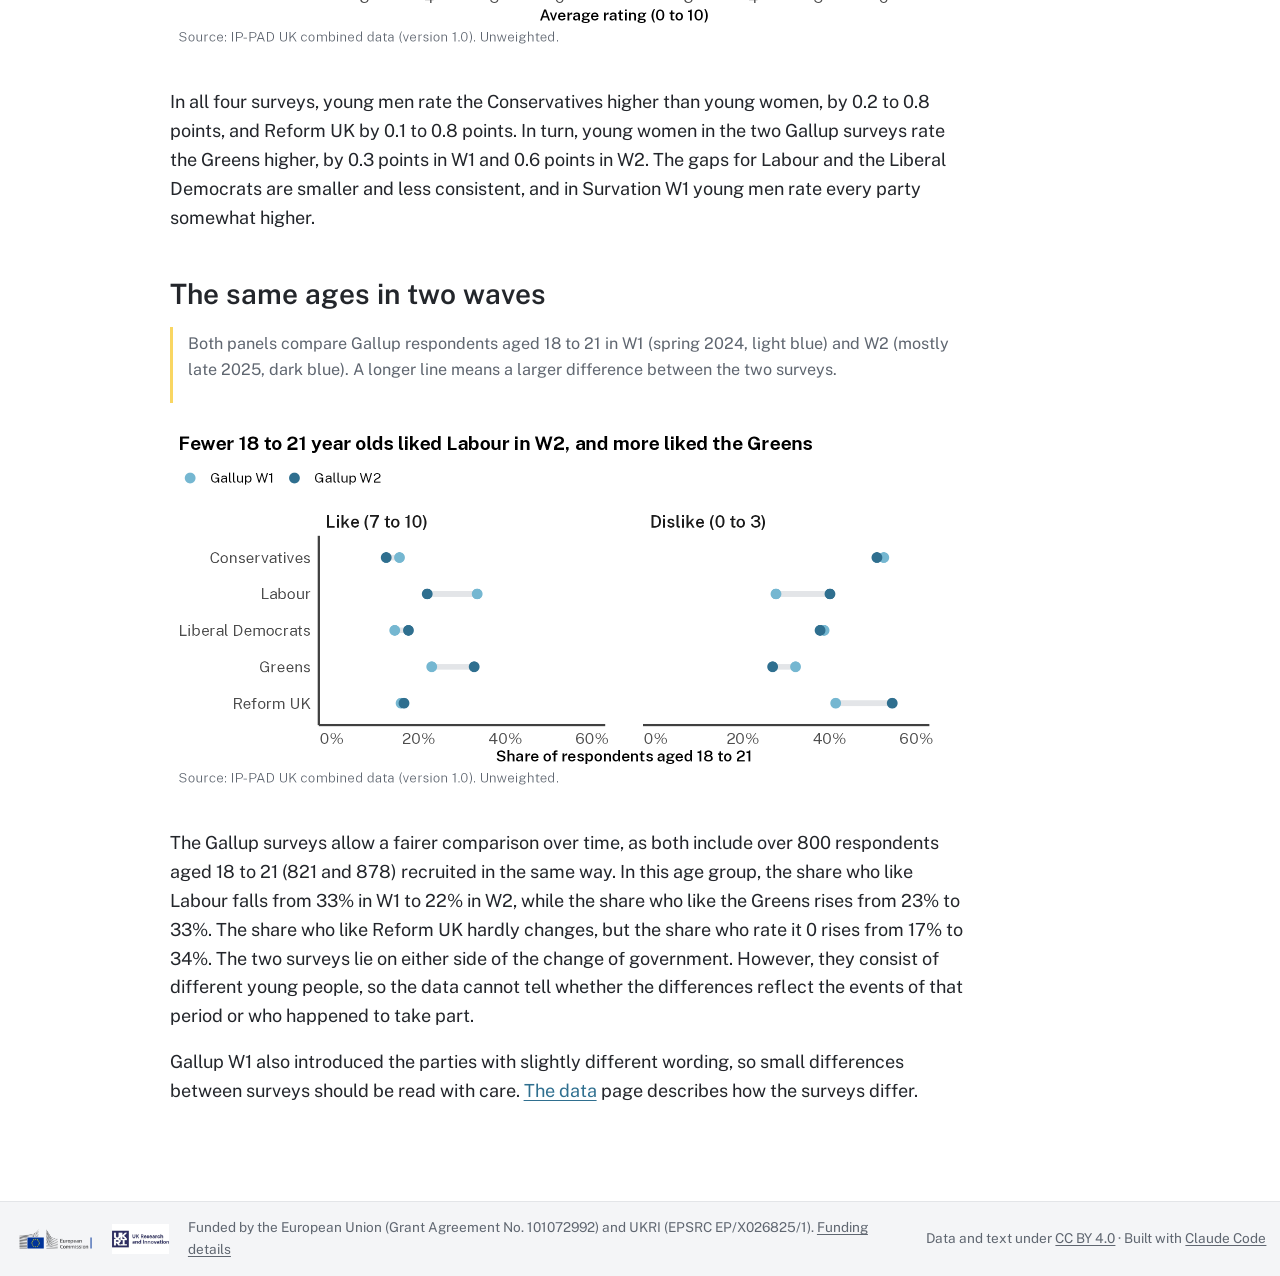
<file: insights/uk/party-feelings/index.html>
<!DOCTYPE html>
<html xmlns="http://www.w3.org/1999/xhtml" lang="en-GB" xml:lang="en-GB"><head>

<meta charset="utf-8">
<meta name="generator" content="quarto-1.10.18">

<meta name="viewport" content="width=device-width, initial-scale=1.0, user-scalable=yes">

<meta name="dcterms.date" content="2026-11-24">
<meta name="description" content="How young people in the UK rate five parties, and how this differs by age, gender and survey.">

<title>Feelings towards the parties – IP-PAD UK Data</title>
<style>
/* Default styles provided by pandoc.
** See https://pandoc.org/MANUAL.html#variables-for-html for config info.
*/
span.smallcaps{font-variant: small-caps;}
div.columns{display: flex; gap: 1.5em;}
div.column{flex: auto;}
@media screen {
div.columns{gap: min(4vw, 1.5em);}
div.column{overflow-x: auto;}
}
div.hanging-indent{margin-left: 1.5em; text-indent: -1.5em;}
ul.task-list{list-style: none;}
ul.task-list li input[type="checkbox"] {
  width: 0.8em;
  margin: 0 0.8em 0.2em -1em; /* quarto-specific, see https://github.com/quarto-dev/quarto-cli/issues/4556 */ 
  vertical-align: middle;
}
</style>


<script src="../../../site_libs/quarto-nav/quarto-nav.js"></script>
<script src="../../../site_libs/quarto-nav/headroom.min.js"></script>
<script src="../../../site_libs/clipboard/clipboard.min.js"></script>
<script src="../../../site_libs/quarto-search/autocomplete.umd.js"></script>
<script src="../../../site_libs/quarto-search/fuse.min.js"></script>
<script src="../../../site_libs/quarto-search/quarto-search.js"></script>
<meta name="quarto:offset" content="../../../">
<link href="../../../assets/logo.png" rel="icon" type="image/png">
<script src="../../../site_libs/quarto-html/quarto.js" type="module"></script>
<script src="../../../site_libs/quarto-html/tabsets/tabsets.js" type="module"></script>
<script src="../../../site_libs/quarto-html/popper.min.js"></script>
<script src="../../../site_libs/quarto-html/tippy.umd.min.js"></script>
<script src="../../../site_libs/quarto-html/anchor.min.js"></script>
<link href="../../../site_libs/quarto-html/tippy.css" rel="stylesheet">
<link href="../../../site_libs/quarto-html/quarto-syntax-highlighting-64a204ab8560d761af7679ceaba22944.css" rel="stylesheet" class="quarto-color-scheme" id="quarto-text-highlighting-styles">
<link href="../../../site_libs/quarto-html/quarto-syntax-highlighting-dark-b85bc7c33db8c58e0ec93c3465666fed.css" rel="stylesheet" class="quarto-color-scheme quarto-color-alternate" id="quarto-text-highlighting-styles">
<link href="../../../site_libs/quarto-html/quarto-syntax-highlighting-64a204ab8560d761af7679ceaba22944.css" rel="stylesheet" class="quarto-color-scheme-extra" id="quarto-text-highlighting-styles">
<script src="../../../site_libs/bootstrap/bootstrap.min.js"></script>
<link href="../../../site_libs/bootstrap/bootstrap-icons.css" rel="stylesheet">
<link href="../../../site_libs/bootstrap/bootstrap-66e26926a045ce2231e89bc30a69f0c8.min.css" rel="stylesheet" append-hash="true" class="quarto-color-scheme" id="quarto-bootstrap" data-mode="light">
<link href="../../../site_libs/bootstrap/bootstrap-dark-84c6e79e0ea25212c28f5593d2dcb3ca.min.css" rel="stylesheet" append-hash="true" class="quarto-color-scheme quarto-color-alternate" id="quarto-bootstrap" data-mode="light">
<link href="../../../site_libs/bootstrap/bootstrap-66e26926a045ce2231e89bc30a69f0c8.min.css" rel="stylesheet" append-hash="true" class="quarto-color-scheme-extra" id="quarto-bootstrap" data-mode="light">
<script id="quarto-search-options" type="application/json">{
  "location": "navbar",
  "copy-button": false,
  "collapse-after": 3,
  "panel-placement": "end",
  "type": "overlay",
  "limit": 50,
  "keyboard-shortcut": [
    "f",
    "/",
    "s"
  ],
  "show-item-context": false,
  "language": {
    "search-no-results-text": "No results",
    "search-matching-documents-text": "matching documents",
    "search-copy-link-title": "Copy link to search",
    "search-hide-matches-text": "Hide additional matches",
    "search-more-match-text": "more match in this document",
    "search-more-matches-text": "more matches in this document",
    "search-clear-button-title": "Clear",
    "search-text-placeholder": "",
    "search-detached-cancel-button-title": "Cancel",
    "search-submit-button-title": "Submit",
    "search-label": "Search"
  }
}</script>
<style>html{ scroll-behavior: smooth; }</style>


</head>

<body class="nav-fixed quarto-light">

<div id="quarto-search-results"></div>
  <header id="quarto-header" class="headroom fixed-top">
    <nav class="navbar navbar-expand-lg " data-bs-theme="dark">
      <div class="navbar-container container-fluid">
      <div class="navbar-brand-container mx-auto">
    <a class="navbar-brand" href="../../../index.html">
    <span class="navbar-title">IP-PAD UK Data</span>
    </a>
  </div>
            <div id="quarto-search" class="" title="Search"></div>
          <button class="navbar-toggler" type="button" data-bs-toggle="collapse" data-bs-target="#navbarCollapse" aria-controls="navbarCollapse" role="menu" aria-expanded="false" aria-label="Toggle navigation" onclick="if (window.quartoToggleHeadroom) { window.quartoToggleHeadroom(); }">
  <span class="navbar-toggler-icon"></span>
</button>
          <div class="collapse navbar-collapse" id="navbarCollapse">
            <ul class="navbar-nav navbar-nav-scroll me-auto">
  <li class="nav-item">
    <a class="nav-link" href="../../../data.html"> 
<span class="menu-text">Data</span></a>
  </li>  
  <li class="nav-item">
    <a class="nav-link" href="../../../explore.html"> 
<span class="menu-text">Explore</span></a>
  </li>  
  <li class="nav-item">
    <a class="nav-link" href="../../../insights/index.html"> 
<span class="menu-text">Insights</span></a>
  </li>  
  <li class="nav-item">
    <a class="nav-link" href="../../../about.html"> 
<span class="menu-text">About</span></a>
  </li>  
</ul>
            <ul class="navbar-nav navbar-nav-scroll ms-auto">
  <li class="nav-item">
    <a class="nav-link" href="https://www.ippad.eu"> 
<span class="menu-text"><span class="ippad-link">IP-PAD project website</span></span></a>
  </li>  
</ul>
          </div> <!-- /navcollapse -->
            <div class="quarto-navbar-tools">
</div>
      </div> <!-- /container-fluid -->
    </nav>
</header>
<!-- content -->
<div id="quarto-content" class="quarto-container page-columns page-rows-contents page-layout-article page-navbar">
<!-- sidebar -->
<!-- margin-sidebar -->
    <div id="quarto-margin-sidebar" class="sidebar margin-sidebar">
        <nav id="TOC" role="doc-toc" class="toc-active">
    <h2 id="toc-title">On this page</h2>
   
  <ul class="collapse">
  <li><a href="#which-parties-young-people-like" id="toc-which-parties-young-people-like" class="nav-link active" data-scroll-target="#which-parties-young-people-like">Which parties young people like</a></li>
  <li><a href="#age" id="toc-age" class="nav-link" data-scroll-target="#age">Age</a></li>
  <li><a href="#gender" id="toc-gender" class="nav-link" data-scroll-target="#gender">Gender</a></li>
  <li><a href="#the-same-ages-in-two-waves" id="toc-the-same-ages-in-two-waves" class="nav-link" data-scroll-target="#the-same-ages-in-two-waves">The same ages in two waves</a></li>
  </ul>
</nav>
    </div>
<!-- main -->
<main class="content" id="quarto-document-content">

<header id="title-block-header" class="quarto-title-block default">
<div class="quarto-title">
<h1 class="title">Feelings towards the parties</h1>
  <div class="quarto-categories">
    <div class="quarto-category">Parties</div>
    <div class="quarto-category">Age</div>
    <div class="quarto-category">Gender</div>
  </div>
  </div>

<div>
  <div class="description">
    How young people in the UK rate five parties, and how this differs by age, gender and survey.
  </div>
</div>


<div class="quarto-title-meta">

    
    <div>
    <div class="quarto-title-meta-heading">Published</div>
    <div class="quarto-title-meta-contents">
      <p class="date">24 November 2026</p>
    </div>
  </div>
  
    
  </div>
  


</header>


<p>Most respondents are too young to vote, so their feelings towards the parties are one of the few ways to see how they relate to party politics. All four surveys asked them to rate five parties from 0 (strongly dislike) to 10 (strongly like). Gallup W1 was fielded during the 2024 general election campaign, under a Conservative government, while all later surveys took place after Labour had come to power (see <a href="../../../insights/uk/who-took-part/index.html">Who took part</a>).</p>
<section id="which-parties-young-people-like" class="level2">
<h2 class="anchored" data-anchor-id="which-parties-young-people-like">Which parties young people like</h2>
<div class="how-to-read">
<p>Each panel shows one survey. Bars to the right give the share of respondents who rate a party 7 or higher, bars to the left the share who rate it 3 or lower. Ratings of 4 to 6 are not shown.</p>
</div>
<div class="cell" data-layout-align="left">
<div class="cell-output-display">
<div class="quarto-figure quarto-figure-left">
<figure class="figure">
<p><img src="index_files/figure-html/plot-like-1.png" class="img-fluid quarto-figure quarto-figure-left figure-img" alt="Diverging bar charts of the share of respondents who like (7 to 10) and dislike (0 to 3) each of five parties, one panel per survey. Labour is liked by the largest share in Gallup W1 and both Survation surveys, the Greens in Gallup W2. The Conservatives and Reform UK are disliked by the largest shares in Gallup W1, Gallup W2 and Survation W2. In Survation W1 all parties are liked by more and disliked by fewer respondents than in the other surveys." width="768"></p>
</figure>
</div>
</div>
</div>
<p>Labour is liked by the largest share of respondents in Gallup W1 (33%) and in both Survation surveys. Gallup W2 is the exception, where 33% like the Greens and 29% like Labour. The Conservatives and Reform UK are disliked most often. In Gallup W1, 53% rate the Conservatives 3 or lower, and in both second waves Reform UK receives a rating of 0 more often than any other party (28% in Gallup W2, 28% in Survation W2). Yet 25% of Survation W2 respondents like Reform UK, about as many as like the Greens, which suggests that Reform UK divides young people more sharply than other parties.</p>
<p>Survation W1 stands apart. Its respondents like every party more often and dislike every party less often, with an average rating of 5.2 across all five parties, against 4.2 to 4.4 in the other surveys. This fits their tendency to give higher answers on 0 to 10 scales, so the order of the parties within this survey is a safer guide than their levels.</p>
</section>
<section id="age" class="level2">
<h2 class="anchored" data-anchor-id="age">Age</h2>
<div class="how-to-read">
<p>Each panel shows one party. The dots give the average rating in each age group of a survey. Groups with fewer than 50 respondents are left out.</p>
</div>
<div class="cell" data-layout-align="left">
<div class="cell-output-display">
<div class="quarto-figure quarto-figure-left">
<figure class="figure">
<p><img src="index_files/figure-html/plot-age-1.png" class="img-fluid quarto-figure quarto-figure-left figure-img" alt="Average party ratings by age group and survey, one panel per party. Within Gallup W2, respondents aged 22 to 26 rate the Conservatives, Labour and Reform UK about one point higher than those aged 18 to 21, while ratings of the Greens differ little by age. Within the Survation surveys, 16 and 17 year olds rate all parties slightly lower than 12 to 15 year olds." width="768"></p>
</figure>
</div>
</div>
</div>
<p>Because the surveys cover different age ranges, age differences are best read within a survey. In Gallup W2, 22 to 26 year olds rate the Conservatives at 4.5 on average, against 3.5 among 18 to 21 year olds, and Reform UK at 4.6 against 3.3. They also rate Labour higher, while ratings of the Greens hardly differ by age. As the older group rates almost every party more warmly, this could partly reflect a general tendency to rate higher rather than a preference for particular parties. In the Survation surveys the pattern runs the other way, as 16 and 17 year olds rate all five parties slightly lower than 12 to 15 year olds.</p>
</section>
<section id="gender" class="level2">
<h2 class="anchored" data-anchor-id="gender">Gender</h2>
<div class="how-to-read">
<p>Each row compares the average rating of a party among young women and young men in one survey. A longer line means a larger gap.</p>
</div>
<div class="cell" data-layout-align="left">
<div class="cell-output-display">
<div class="quarto-figure quarto-figure-left">
<figure class="figure">
<p><img src="index_files/figure-html/plot-gender-1.png" class="img-fluid quarto-figure quarto-figure-left figure-img" alt="Dumbbell charts of the average party ratings of young women and young men, one panel per survey. In all four surveys young men rate the Conservatives and Reform UK higher than young women. In both Gallup surveys young women rate the Greens higher than young men. Gaps for Labour and the Liberal Democrats are smaller and less consistent." width="768"></p>
</figure>
</div>
</div>
</div>
<p>In all four surveys, young men rate the Conservatives higher than young women, by 0.2 to 0.8 points, and Reform UK by 0.1 to 0.8 points. In turn, young women in the two Gallup surveys rate the Greens higher, by 0.3 points in W1 and 0.6 points in W2. The gaps for Labour and the Liberal Democrats are smaller and less consistent, and in Survation W1 young men rate every party somewhat higher.</p>
</section>
<section id="the-same-ages-in-two-waves" class="level2">
<h2 class="anchored" data-anchor-id="the-same-ages-in-two-waves">The same ages in two waves</h2>
<div class="how-to-read">
<p>Both panels compare Gallup respondents aged 18 to 21 in W1 (spring 2024, light blue) and W2 (mostly late 2025, dark blue). A longer line means a larger difference between the two surveys.</p>
</div>
<div class="cell" data-layout-align="left">
<div class="cell-output-display">
<div class="quarto-figure quarto-figure-left">
<figure class="figure">
<p><img src="index_files/figure-html/plot-waves-1.png" class="img-fluid quarto-figure quarto-figure-left figure-img" alt="Dot charts comparing Gallup respondents aged 18 to 21 in W1 and W2. The share who like Labour is lower in W2 and the share who like the Greens is higher. The share who dislike Labour and Reform UK is higher in W2. The other shares change little." width="768"></p>
</figure>
</div>
</div>
</div>
<p>The Gallup surveys allow a fairer comparison over time, as both include over 800 respondents aged 18 to 21 (821 and 878) recruited in the same way. In this age group, the share who like Labour falls from 33% in W1 to 22% in W2, while the share who like the Greens rises from 23% to 33%. The share who like Reform UK hardly changes, but the share who rate it 0 rises from 17% to 34%. The two surveys lie on either side of the change of government. However, they consist of different young people, so the data cannot tell whether the differences reflect the events of that period or who happened to take part.</p>
<p>Gallup W1 also introduced the parties with slightly different wording, so small differences between surveys should be read with care. <a href="../../../data.html">The data</a> page describes how the surveys differ.</p>


</section>

</main> <!-- /main -->
<script id="quarto-html-after-body" type="application/javascript">
  window.document.addEventListener("DOMContentLoaded", function (event) {
    const icon = "";
    const anchorJS = new window.AnchorJS();
    anchorJS.options = {
      placement: 'right',
      icon: icon
    };
    anchorJS.add('.anchored');
    const isCodeAnnotation = (el) => {
      for (const clz of el.classList) {
        if (clz.startsWith('code-annotation-')) {                     
          return true;
        }
      }
      return false;
    }
    const onCopySuccess = function(e) {
      // button target
      const button = e.trigger;
      // don't keep focus
      button.blur();
      // flash "checked"
      button.classList.add('code-copy-button-checked');
      var currentTitle = button.getAttribute("title");
      button.setAttribute("title", "Copied!");
      let tooltip;
      if (window.bootstrap) {
        button.setAttribute("data-bs-toggle", "tooltip");
        button.setAttribute("data-bs-placement", "left");
        button.setAttribute("data-bs-title", "Copied!");
        tooltip = new bootstrap.Tooltip(button, 
          { trigger: "manual", 
            customClass: "code-copy-button-tooltip",
            offset: [0, -8]});
        tooltip.show();    
      }
      setTimeout(function() {
        if (tooltip) {
          tooltip.hide();
          button.removeAttribute("data-bs-title");
          button.removeAttribute("data-bs-toggle");
          button.removeAttribute("data-bs-placement");
        }
        button.setAttribute("title", currentTitle);
        button.classList.remove('code-copy-button-checked');
      }, 1000);
      // clear code selection
      e.clearSelection();
    }
    const getTextToCopy = function(trigger) {
      const outerScaffold = trigger.parentElement.cloneNode(true);
      const codeEl = outerScaffold.querySelector('code');
      for (const childEl of codeEl.children) {
        if (isCodeAnnotation(childEl)) {
          childEl.remove();
        }
      }
      return codeEl.innerText;
    }
    const clipboard = new window.ClipboardJS('.code-copy-button:not([data-in-quarto-modal])', {
      text: getTextToCopy
    });
    clipboard.on('success', onCopySuccess);
    if (window.document.getElementById('quarto-embedded-source-code-modal')) {
      const clipboardModal = new window.ClipboardJS('.code-copy-button[data-in-quarto-modal]', {
        text: getTextToCopy,
        container: window.document.getElementById('quarto-embedded-source-code-modal')
      });
      clipboardModal.on('success', onCopySuccess);
    }
      var localhostRegex = new RegExp(/^(?:http|https):\/\/localhost\:?[0-9]*\//);
      var mailtoRegex = new RegExp(/^mailto:/);
        var filterRegex = new RegExp("https:\/\/olafborghi\.com\/ippad-uk-data");
      var isInternal = (href) => {
          return filterRegex.test(href) || localhostRegex.test(href) || mailtoRegex.test(href);
      }
      // Inspect non-navigation links and adorn them if external
     var links = window.document.querySelectorAll('a[href]:not(.nav-link):not(.navbar-brand):not(.toc-action):not(.sidebar-link):not(.sidebar-item-toggle):not(.pagination-link):not(.no-external):not([aria-hidden]):not(.dropdown-item):not(.quarto-navigation-tool):not(.about-link)');
      for (var i=0; i<links.length; i++) {
        const link = links[i];
        if (!isInternal(link.href)) {
          // undo the damage that might have been done by quarto-nav.js in the case of
          // links that we want to consider external
          if (link.dataset.originalHref !== undefined) {
            link.href = link.dataset.originalHref;
          }
            // target, if specified
            link.setAttribute("target", "_blank");
            if (link.getAttribute("rel") === null) {
              link.setAttribute("rel", "noopener");
            }
        }
      }
    function tippyHover(el, contentFn, onTriggerFn, onUntriggerFn) {
      const config = {
        allowHTML: true,
        maxWidth: 500,
        delay: 100,
        arrow: false,
        appendTo: function(el) {
            return el.parentElement;
        },
        interactive: true,
        interactiveBorder: 10,
        theme: 'quarto',
        placement: 'bottom-start',
      };
      if (contentFn) {
        config.content = contentFn;
      }
      if (onTriggerFn) {
        config.onTrigger = onTriggerFn;
      }
      if (onUntriggerFn) {
        config.onUntrigger = onUntriggerFn;
      }
      window.tippy(el, config); 
    }
    const noterefs = window.document.querySelectorAll('a[role="doc-noteref"]');
    for (var i=0; i<noterefs.length; i++) {
      const ref = noterefs[i];
      tippyHover(ref, function() {
        // use id or data attribute instead here
        let href = ref.getAttribute('data-footnote-href') || ref.getAttribute('href');
        try { href = new URL(href).hash; } catch {}
        const id = href.replace(/^#\/?/, "");
        const note = window.document.getElementById(id);
        if (note) {
          return note.innerHTML;
        } else {
          return "";
        }
      });
    }
    const xrefs = window.document.querySelectorAll('a.quarto-xref');
    const processXRef = (id, note) => {
      // Strip column container classes
      const stripColumnClz = (el) => {
        el.classList.remove("page-full", "page-columns");
        if (el.children) {
          for (const child of el.children) {
            stripColumnClz(child);
          }
        }
      }
      stripColumnClz(note)
      if (id === null || id.startsWith('sec-')) {
        // Special case sections, only their first couple elements
        const container = document.createElement("div");
        if (note.children && note.children.length > 2) {
          container.appendChild(note.children[0].cloneNode(true));
          for (let i = 1; i < note.children.length; i++) {
            const child = note.children[i];
            if (child.tagName === "P" && child.innerText === "") {
              continue;
            } else {
              container.appendChild(child.cloneNode(true));
              break;
            }
          }
          if (window.Quarto?.typesetMath) {
            window.Quarto.typesetMath(container);
          }
          return container.innerHTML
        } else {
          if (window.Quarto?.typesetMath) {
            window.Quarto.typesetMath(note);
          }
          return note.innerHTML;
        }
      } else {
        // Remove any anchor links if they are present
        const anchorLink = note.querySelector('a.anchorjs-link');
        if (anchorLink) {
          anchorLink.remove();
        }
        if (window.Quarto?.typesetMath) {
          window.Quarto.typesetMath(note);
        }
        if (note.classList.contains("callout")) {
          return note.outerHTML;
        } else {
          return note.innerHTML;
        }
      }
    }
    for (var i=0; i<xrefs.length; i++) {
      const xref = xrefs[i];
      tippyHover(xref, undefined, function(instance) {
        instance.disable();
        let url = xref.getAttribute('href');
        let hash = undefined; 
        if (url.startsWith('#')) {
          hash = url;
        } else {
          try { hash = new URL(url).hash; } catch {}
        }
        if (hash) {
          const id = hash.replace(/^#\/?/, "");
          const note = window.document.getElementById(id);
          if (note !== null) {
            try {
              const html = processXRef(id, note.cloneNode(true));
              instance.setContent(html);
            } finally {
              instance.enable();
              instance.show();
            }
          } else {
            // See if we can fetch this
            fetch(url.split('#')[0])
            .then(res => res.text())
            .then(html => {
              const parser = new DOMParser();
              const htmlDoc = parser.parseFromString(html, "text/html");
              const note = htmlDoc.getElementById(id);
              if (note !== null) {
                const html = processXRef(id, note);
                instance.setContent(html);
              } 
            }).finally(() => {
              instance.enable();
              instance.show();
            });
          }
        } else {
          // See if we can fetch a full url (with no hash to target)
          // This is a special case and we should probably do some content thinning / targeting
          fetch(url)
          .then(res => res.text())
          .then(html => {
            const parser = new DOMParser();
            const htmlDoc = parser.parseFromString(html, "text/html");
            const note = htmlDoc.querySelector('main.content');
            if (note !== null) {
              // This should only happen for chapter cross references
              // (since there is no id in the URL)
              // remove the first header
              if (note.children.length > 0 && note.children[0].tagName === "HEADER") {
                note.children[0].remove();
              }
              const html = processXRef(null, note);
              instance.setContent(html);
            } 
          }).finally(() => {
            instance.enable();
            instance.show();
          });
        }
      }, function(instance) {
      });
    }
        let selectedAnnoteEl;
        const selectorForAnnotation = ( cell, annotation) => {
          let cellAttr = 'data-code-cell="' + cell + '"';
          let lineAttr = 'data-code-annotation="' +  annotation + '"';
          const selector = 'span[' + cellAttr + '][' + lineAttr + ']';
          return selector;
        }
        const selectCodeLines = (annoteEl) => {
          const doc = window.document;
          const targetCell = annoteEl.getAttribute("data-target-cell");
          const targetAnnotation = annoteEl.getAttribute("data-target-annotation");
          const annoteSpan = window.document.querySelector(selectorForAnnotation(targetCell, targetAnnotation));
          const lines = annoteSpan.getAttribute("data-code-lines").split(",");
          const lineIds = lines.map((line) => {
            return targetCell + "-" + line;
          })
          let top = null;
          let height = null;
          let parent = null;
          if (lineIds.length > 0) {
              //compute the position of the single el (top and bottom and make a div)
              const el = window.document.getElementById(lineIds[0]);
              top = el.offsetTop;
              height = el.offsetHeight;
              parent = el.parentElement.parentElement;
            if (lineIds.length > 1) {
              const lastEl = window.document.getElementById(lineIds[lineIds.length - 1]);
              const bottom = lastEl.offsetTop + lastEl.offsetHeight;
              height = bottom - top;
            }
            if (top !== null && height !== null && parent !== null) {
              // cook up a div (if necessary) and position it 
              let div = window.document.getElementById("code-annotation-line-highlight");
              if (div === null) {
                div = window.document.createElement("div");
                div.setAttribute("id", "code-annotation-line-highlight");
                div.style.position = 'absolute';
                parent.appendChild(div);
              }
              div.style.top = top - 2 + "px";
              div.style.height = height + 4 + "px";
              div.style.left = 0;
              let gutterDiv = window.document.getElementById("code-annotation-line-highlight-gutter");
              if (gutterDiv === null) {
                gutterDiv = window.document.createElement("div");
                gutterDiv.setAttribute("id", "code-annotation-line-highlight-gutter");
                gutterDiv.style.position = 'absolute';
                const codeCell = window.document.getElementById(targetCell);
                const gutter = codeCell.querySelector('.code-annotation-gutter');
                gutter.appendChild(gutterDiv);
              }
              gutterDiv.style.top = top - 2 + "px";
              gutterDiv.style.height = height + 4 + "px";
            }
            selectedAnnoteEl = annoteEl;
          }
        };
        const unselectCodeLines = () => {
          const elementsIds = ["code-annotation-line-highlight", "code-annotation-line-highlight-gutter"];
          elementsIds.forEach((elId) => {
            const div = window.document.getElementById(elId);
            if (div) {
              div.remove();
            }
          });
          selectedAnnoteEl = undefined;
        };
          // Handle positioning of the toggle
      window.addEventListener(
        "resize",
        throttle(() => {
          elRect = undefined;
          if (selectedAnnoteEl) {
            selectCodeLines(selectedAnnoteEl);
          }
        }, 10)
      );
      function throttle(fn, ms) {
      let throttle = false;
      let timer;
        return (...args) => {
          if(!throttle) { // first call gets through
              fn.apply(this, args);
              throttle = true;
          } else { // all the others get throttled
              if(timer) clearTimeout(timer); // cancel #2
              timer = setTimeout(() => {
                fn.apply(this, args);
                timer = throttle = false;
              }, ms);
          }
        };
      }
        // Attach click handler to the DT
        const annoteDls = window.document.querySelectorAll('dt[data-target-cell]');
        for (const annoteDlNode of annoteDls) {
          annoteDlNode.addEventListener('click', (event) => {
            const clickedEl = event.target;
            if (clickedEl !== selectedAnnoteEl) {
              unselectCodeLines();
              const activeEl = window.document.querySelector('dt[data-target-cell].code-annotation-active');
              if (activeEl) {
                activeEl.classList.remove('code-annotation-active');
              }
              selectCodeLines(clickedEl);
              clickedEl.classList.add('code-annotation-active');
            } else {
              // Unselect the line
              unselectCodeLines();
              clickedEl.classList.remove('code-annotation-active');
            }
          });
        }
    const findCites = (el) => {
      const parentEl = el.parentElement;
      if (parentEl) {
        const cites = parentEl.dataset.cites;
        if (cites) {
          return {
            el,
            cites: cites.split(' ')
          };
        } else {
          return findCites(el.parentElement)
        }
      } else {
        return undefined;
      }
    };
    var bibliorefs = window.document.querySelectorAll('a[role="doc-biblioref"]');
    for (var i=0; i<bibliorefs.length; i++) {
      const ref = bibliorefs[i];
      const citeInfo = findCites(ref);
      if (citeInfo) {
        tippyHover(citeInfo.el, function() {
          var popup = window.document.createElement('div');
          citeInfo.cites.forEach(function(cite) {
            var citeDiv = window.document.createElement('div');
            citeDiv.classList.add('hanging-indent');
            citeDiv.classList.add('csl-entry');
            var biblioDiv = window.document.getElementById('ref-' + cite);
            if (biblioDiv) {
              citeDiv.innerHTML = biblioDiv.innerHTML;
            }
            popup.appendChild(citeDiv);
          });
          return popup.innerHTML;
        });
      }
    }
  });
  </script>
</div> <!-- /content -->
<footer class="footer">
  <div class="nav-footer">
    <div class="nav-footer-left">
<p><span class="funder-logos"><img src="../../../assets/ec-logo-horiz_en.png" height="30" alt="European Commission"> <img src="../../../assets/UKRI_Logo.jpg" height="30" alt="UK Research and Innovation"></span> <span class="funder-text">Funded by the European Union (Grant Agreement No.&nbsp;101072992) and UKRI (EPSRC EP/X026825/1). <a href="../../../about.html#funding">Funding details</a></span></p>
</div>   
    <div class="nav-footer-center">
      &nbsp;
    </div>
    <div class="nav-footer-right">
<p>Data and text under <a href="https://creativecommons.org/licenses/by/4.0/">CC BY 4.0</a> · Built with <a href="https://claude.com/claude-code">Claude Code</a></p>
</div>
  </div>
</footer>




<script src="../../../site_libs/quarto-html/zenscroll-min.js"></script>
</body></html>
</file>
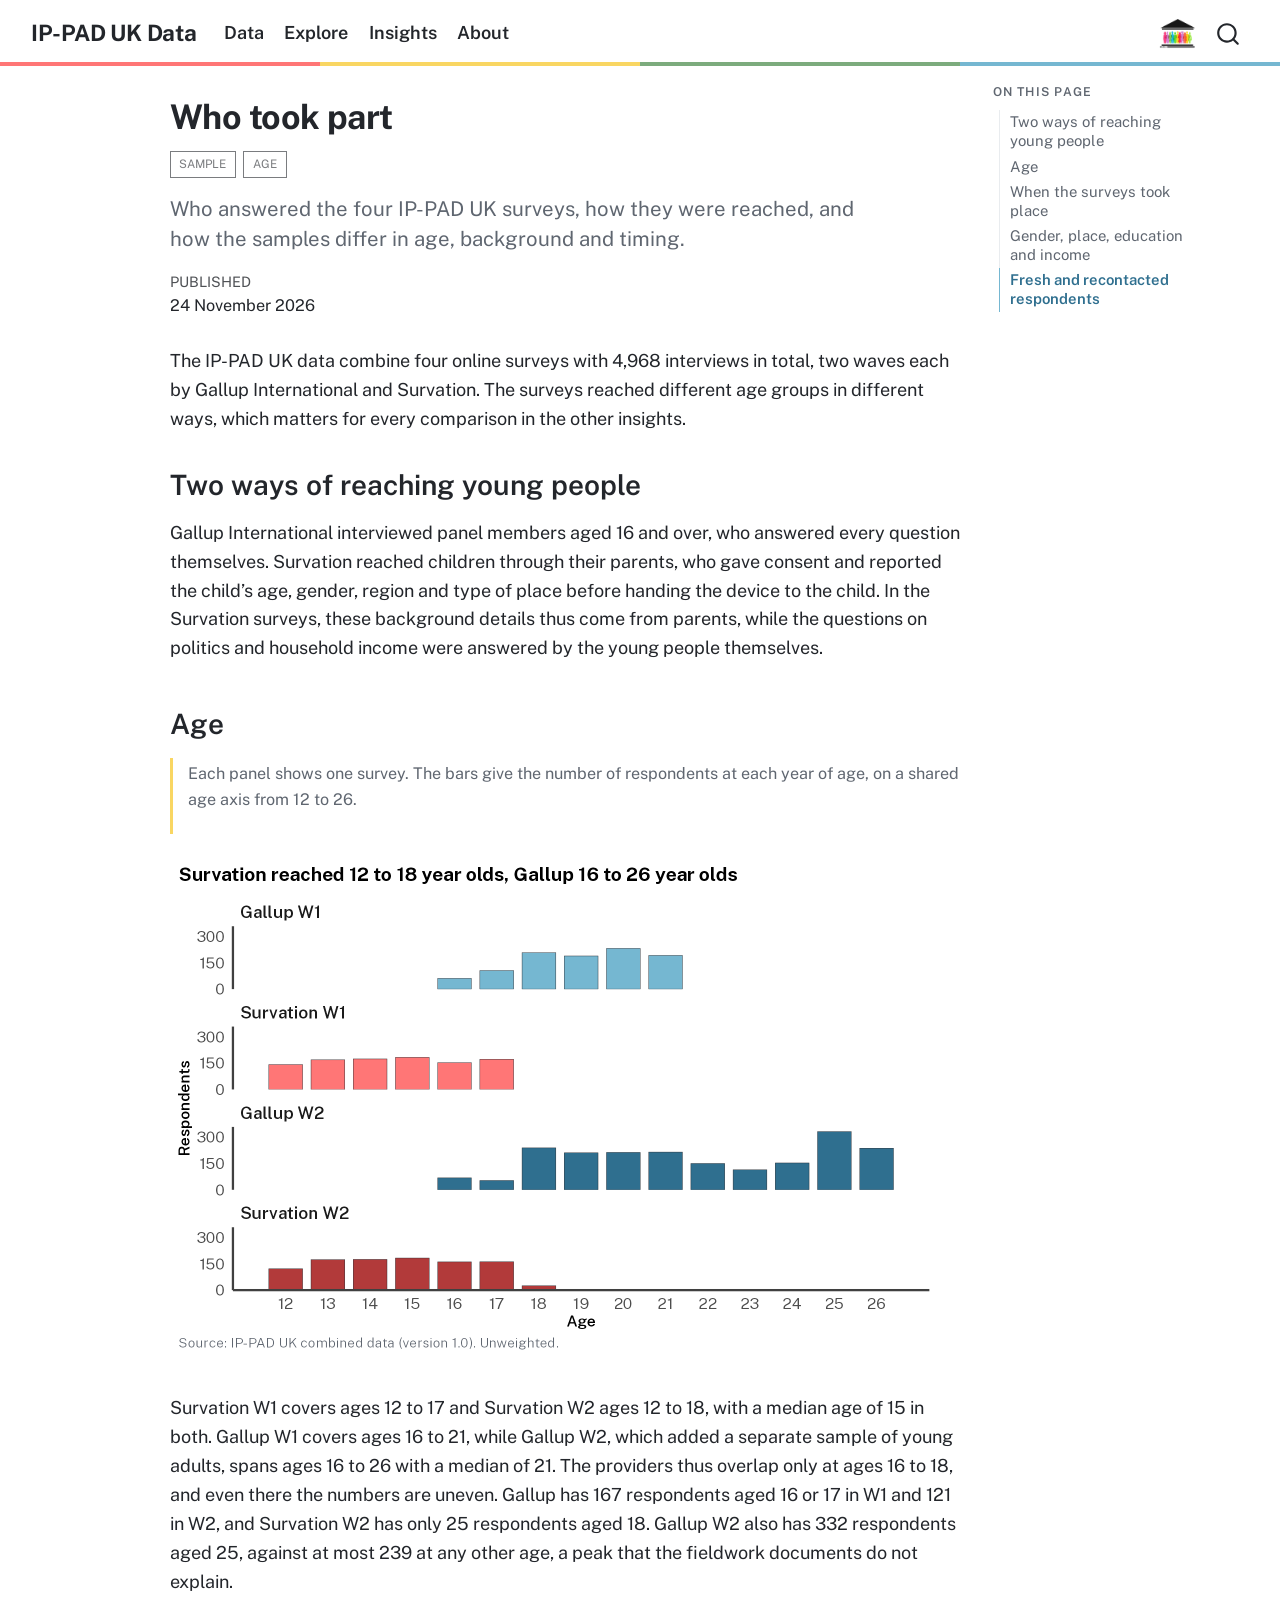
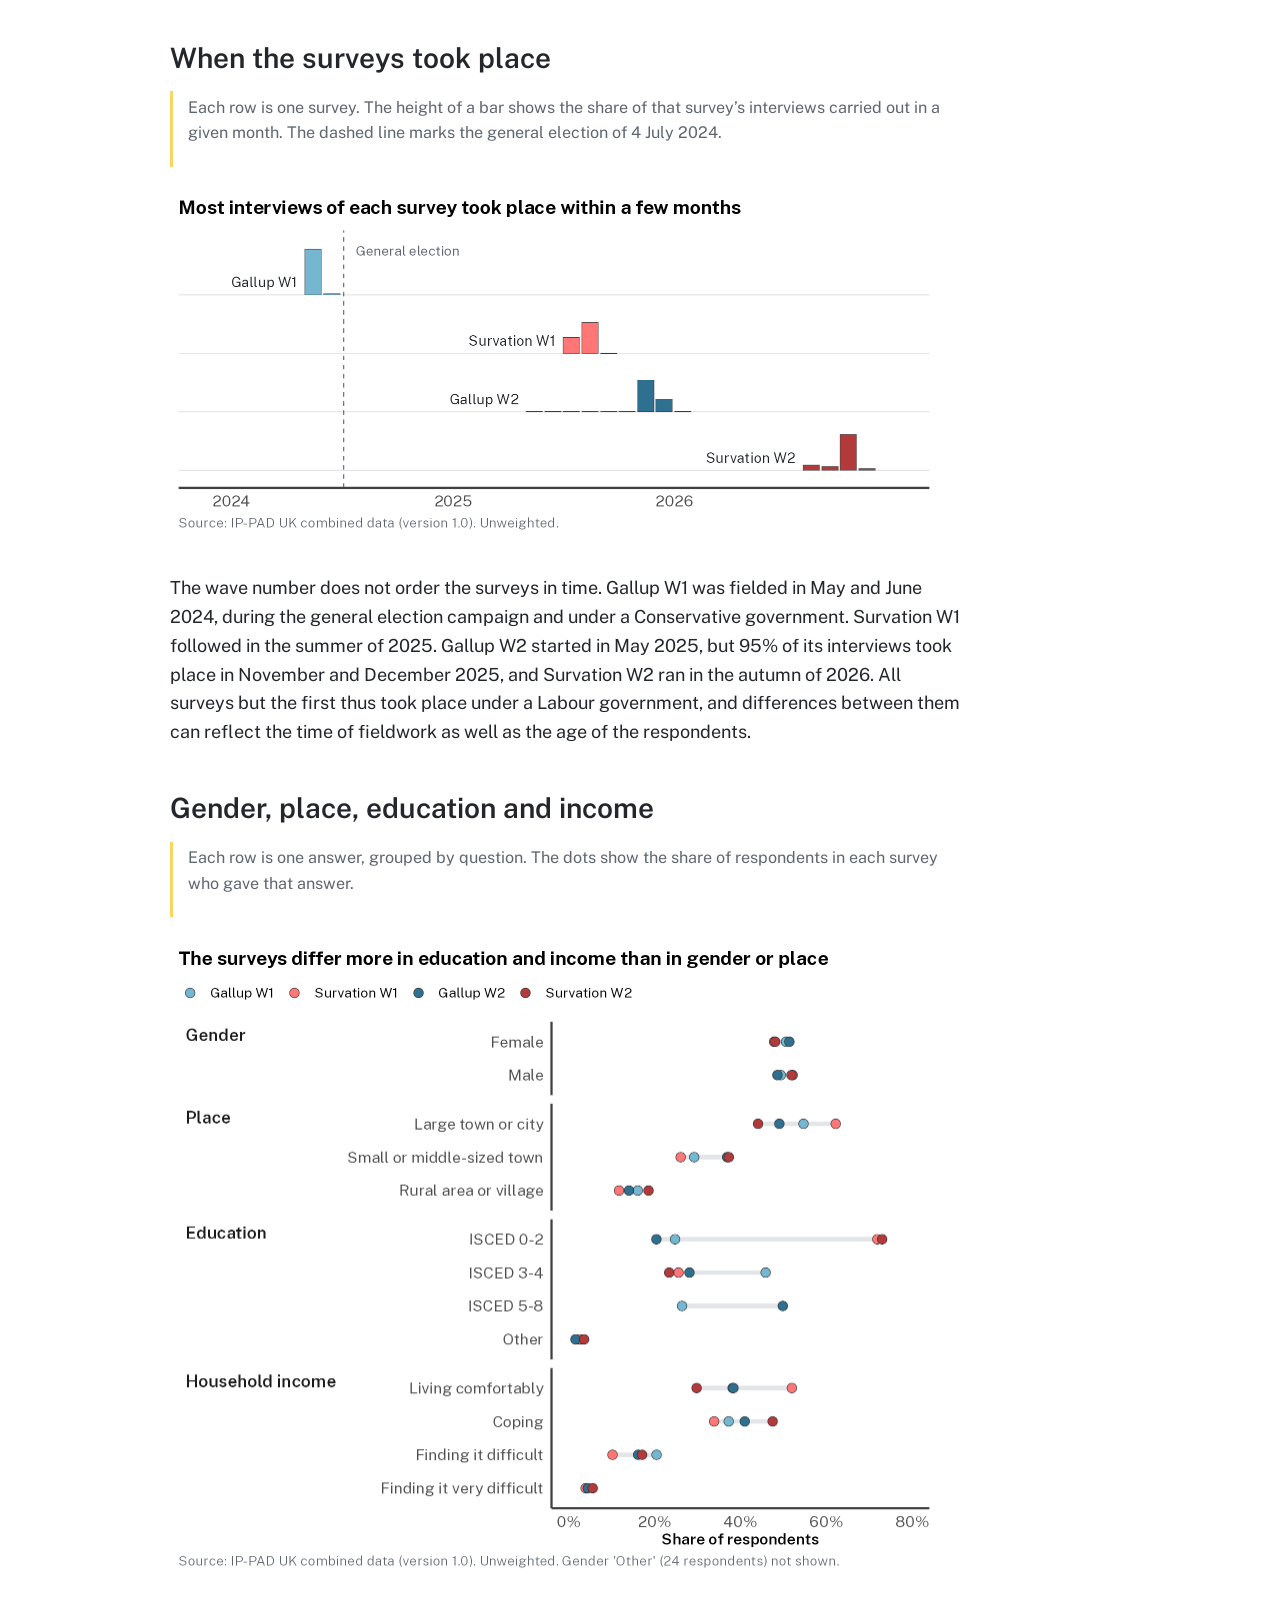
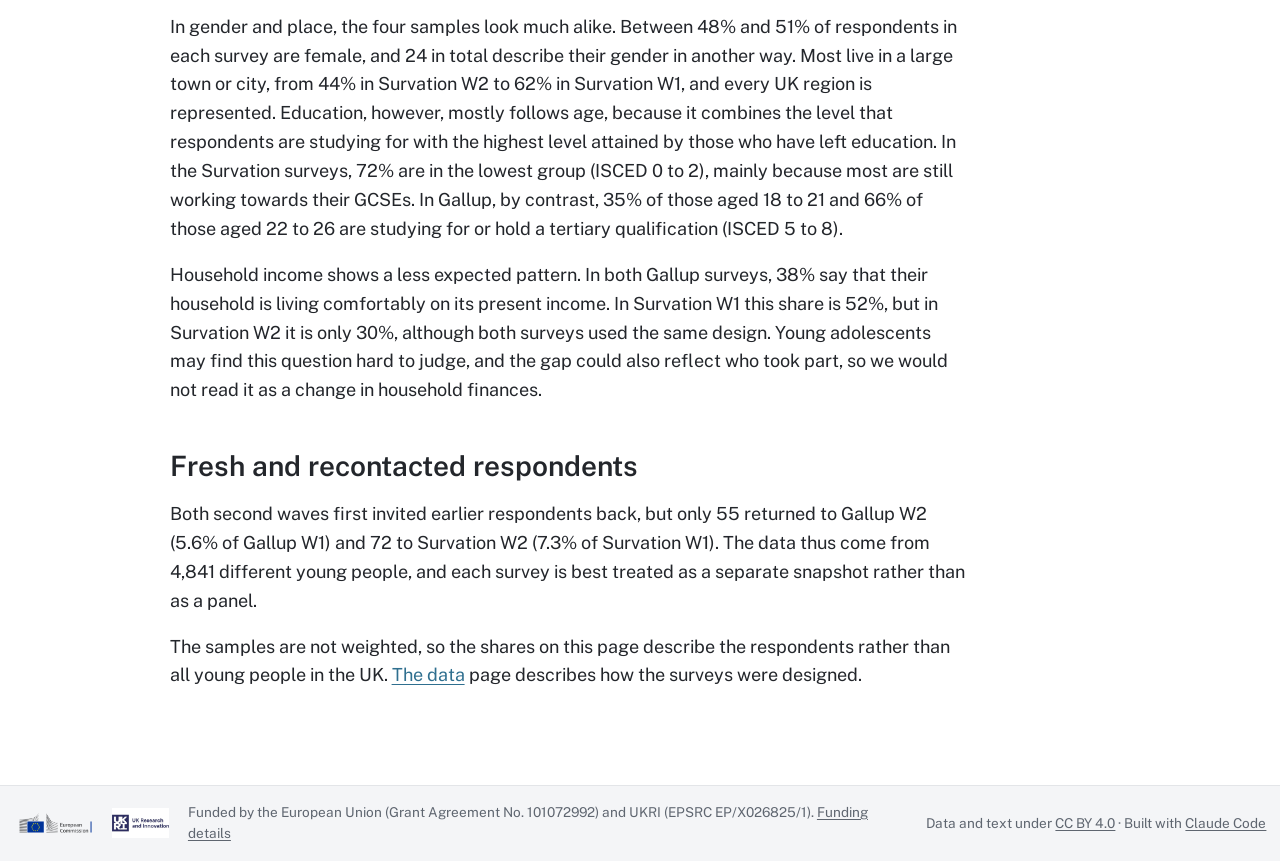
<file: insights/uk/who-took-part/index.html>
<!DOCTYPE html>
<html xmlns="http://www.w3.org/1999/xhtml" lang="en-GB" xml:lang="en-GB"><head>

<meta charset="utf-8">
<meta name="generator" content="quarto-1.10.18">

<meta name="viewport" content="width=device-width, initial-scale=1.0, user-scalable=yes">

<meta name="dcterms.date" content="2026-11-24">
<meta name="description" content="Who answered the four IP-PAD UK surveys, how they were reached, and how the samples differ in age, background and timing.">

<title>Who took part – IP-PAD UK Data</title>
<style>
/* Default styles provided by pandoc.
** See https://pandoc.org/MANUAL.html#variables-for-html for config info.
*/
span.smallcaps{font-variant: small-caps;}
div.columns{display: flex; gap: 1.5em;}
div.column{flex: auto;}
@media screen {
div.columns{gap: min(4vw, 1.5em);}
div.column{overflow-x: auto;}
}
div.hanging-indent{margin-left: 1.5em; text-indent: -1.5em;}
ul.task-list{list-style: none;}
ul.task-list li input[type="checkbox"] {
  width: 0.8em;
  margin: 0 0.8em 0.2em -1em; /* quarto-specific, see https://github.com/quarto-dev/quarto-cli/issues/4556 */ 
  vertical-align: middle;
}
</style>


<script src="../../../site_libs/quarto-nav/quarto-nav.js"></script>
<script src="../../../site_libs/quarto-nav/headroom.min.js"></script>
<script src="../../../site_libs/clipboard/clipboard.min.js"></script>
<script src="../../../site_libs/quarto-search/autocomplete.umd.js"></script>
<script src="../../../site_libs/quarto-search/fuse.min.js"></script>
<script src="../../../site_libs/quarto-search/quarto-search.js"></script>
<meta name="quarto:offset" content="../../../">
<link href="../../../assets/logo.png" rel="icon" type="image/png">
<script src="../../../site_libs/quarto-html/quarto.js" type="module"></script>
<script src="../../../site_libs/quarto-html/tabsets/tabsets.js" type="module"></script>
<script src="../../../site_libs/quarto-html/popper.min.js"></script>
<script src="../../../site_libs/quarto-html/tippy.umd.min.js"></script>
<script src="../../../site_libs/quarto-html/anchor.min.js"></script>
<link href="../../../site_libs/quarto-html/tippy.css" rel="stylesheet">
<link href="../../../site_libs/quarto-html/quarto-syntax-highlighting-64a204ab8560d761af7679ceaba22944.css" rel="stylesheet" class="quarto-color-scheme" id="quarto-text-highlighting-styles">
<link href="../../../site_libs/quarto-html/quarto-syntax-highlighting-dark-b85bc7c33db8c58e0ec93c3465666fed.css" rel="stylesheet" class="quarto-color-scheme quarto-color-alternate" id="quarto-text-highlighting-styles">
<link href="../../../site_libs/quarto-html/quarto-syntax-highlighting-64a204ab8560d761af7679ceaba22944.css" rel="stylesheet" class="quarto-color-scheme-extra" id="quarto-text-highlighting-styles">
<script src="../../../site_libs/bootstrap/bootstrap.min.js"></script>
<link href="../../../site_libs/bootstrap/bootstrap-icons.css" rel="stylesheet">
<link href="../../../site_libs/bootstrap/bootstrap-66e26926a045ce2231e89bc30a69f0c8.min.css" rel="stylesheet" append-hash="true" class="quarto-color-scheme" id="quarto-bootstrap" data-mode="light">
<link href="../../../site_libs/bootstrap/bootstrap-dark-84c6e79e0ea25212c28f5593d2dcb3ca.min.css" rel="stylesheet" append-hash="true" class="quarto-color-scheme quarto-color-alternate" id="quarto-bootstrap" data-mode="light">
<link href="../../../site_libs/bootstrap/bootstrap-66e26926a045ce2231e89bc30a69f0c8.min.css" rel="stylesheet" append-hash="true" class="quarto-color-scheme-extra" id="quarto-bootstrap" data-mode="light">
<script id="quarto-search-options" type="application/json">{
  "location": "navbar",
  "copy-button": false,
  "collapse-after": 3,
  "panel-placement": "end",
  "type": "overlay",
  "limit": 50,
  "keyboard-shortcut": [
    "f",
    "/",
    "s"
  ],
  "show-item-context": false,
  "language": {
    "search-no-results-text": "No results",
    "search-matching-documents-text": "matching documents",
    "search-copy-link-title": "Copy link to search",
    "search-hide-matches-text": "Hide additional matches",
    "search-more-match-text": "more match in this document",
    "search-more-matches-text": "more matches in this document",
    "search-clear-button-title": "Clear",
    "search-text-placeholder": "",
    "search-detached-cancel-button-title": "Cancel",
    "search-submit-button-title": "Submit",
    "search-label": "Search"
  }
}</script>
<style>html{ scroll-behavior: smooth; }</style>


</head>

<body class="nav-fixed quarto-light">

<div id="quarto-search-results"></div>
  <header id="quarto-header" class="headroom fixed-top">
    <nav class="navbar navbar-expand-lg " data-bs-theme="dark">
      <div class="navbar-container container-fluid">
      <div class="navbar-brand-container mx-auto">
    <a class="navbar-brand" href="../../../index.html">
    <span class="navbar-title">IP-PAD UK Data</span>
    </a>
  </div>
            <div id="quarto-search" class="" title="Search"></div>
          <button class="navbar-toggler" type="button" data-bs-toggle="collapse" data-bs-target="#navbarCollapse" aria-controls="navbarCollapse" role="menu" aria-expanded="false" aria-label="Toggle navigation" onclick="if (window.quartoToggleHeadroom) { window.quartoToggleHeadroom(); }">
  <span class="navbar-toggler-icon"></span>
</button>
          <div class="collapse navbar-collapse" id="navbarCollapse">
            <ul class="navbar-nav navbar-nav-scroll me-auto">
  <li class="nav-item">
    <a class="nav-link" href="../../../data.html"> 
<span class="menu-text">Data</span></a>
  </li>  
  <li class="nav-item">
    <a class="nav-link" href="../../../explore.html"> 
<span class="menu-text">Explore</span></a>
  </li>  
  <li class="nav-item">
    <a class="nav-link" href="../../../insights/index.html"> 
<span class="menu-text">Insights</span></a>
  </li>  
  <li class="nav-item">
    <a class="nav-link" href="../../../about.html"> 
<span class="menu-text">About</span></a>
  </li>  
</ul>
            <ul class="navbar-nav navbar-nav-scroll ms-auto">
  <li class="nav-item">
    <a class="nav-link" href="https://www.ippad.eu"> 
<span class="menu-text"><span class="ippad-link">IP-PAD project website</span></span></a>
  </li>  
</ul>
          </div> <!-- /navcollapse -->
            <div class="quarto-navbar-tools">
</div>
      </div> <!-- /container-fluid -->
    </nav>
</header>
<!-- content -->
<div id="quarto-content" class="quarto-container page-columns page-rows-contents page-layout-article page-navbar">
<!-- sidebar -->
<!-- margin-sidebar -->
    <div id="quarto-margin-sidebar" class="sidebar margin-sidebar">
        <nav id="TOC" role="doc-toc" class="toc-active">
    <h2 id="toc-title">On this page</h2>
   
  <ul class="collapse">
  <li><a href="#two-ways-of-reaching-young-people" id="toc-two-ways-of-reaching-young-people" class="nav-link active" data-scroll-target="#two-ways-of-reaching-young-people">Two ways of reaching young people</a></li>
  <li><a href="#age" id="toc-age" class="nav-link" data-scroll-target="#age">Age</a></li>
  <li><a href="#when-the-surveys-took-place" id="toc-when-the-surveys-took-place" class="nav-link" data-scroll-target="#when-the-surveys-took-place">When the surveys took place</a></li>
  <li><a href="#gender-place-education-and-income" id="toc-gender-place-education-and-income" class="nav-link" data-scroll-target="#gender-place-education-and-income">Gender, place, education and income</a></li>
  <li><a href="#fresh-and-recontacted-respondents" id="toc-fresh-and-recontacted-respondents" class="nav-link" data-scroll-target="#fresh-and-recontacted-respondents">Fresh and recontacted respondents</a></li>
  </ul>
</nav>
    </div>
<!-- main -->
<main class="content" id="quarto-document-content">

<header id="title-block-header" class="quarto-title-block default">
<div class="quarto-title">
<h1 class="title">Who took part</h1>
  <div class="quarto-categories">
    <div class="quarto-category">Sample</div>
    <div class="quarto-category">Age</div>
  </div>
  </div>

<div>
  <div class="description">
    Who answered the four IP-PAD UK surveys, how they were reached, and how the samples differ in age, background and timing.
  </div>
</div>


<div class="quarto-title-meta">

    
    <div>
    <div class="quarto-title-meta-heading">Published</div>
    <div class="quarto-title-meta-contents">
      <p class="date">24 November 2026</p>
    </div>
  </div>
  
    
  </div>
  


</header>


<p>The IP-PAD UK data combine four online surveys with 4,968 interviews in total, two waves each by Gallup International and Survation. The surveys reached different age groups in different ways, which matters for every comparison in the other insights.</p>
<section id="two-ways-of-reaching-young-people" class="level2">
<h2 class="anchored" data-anchor-id="two-ways-of-reaching-young-people">Two ways of reaching young people</h2>
<p>Gallup International interviewed panel members aged 16 and over, who answered every question themselves. Survation reached children through their parents, who gave consent and reported the child’s age, gender, region and type of place before handing the device to the child. In the Survation surveys, these background details thus come from parents, while the questions on politics and household income were answered by the young people themselves.</p>
</section>
<section id="age" class="level2">
<h2 class="anchored" data-anchor-id="age">Age</h2>
<div class="how-to-read">
<p>Each panel shows one survey. The bars give the number of respondents at each year of age, on a shared age axis from 12 to 26.</p>
</div>
<div class="cell" data-layout-align="left">
<div class="cell-output-display">
<div class="quarto-figure quarto-figure-left">
<figure class="figure">
<p><img src="index_files/figure-html/plot-age-1.png" class="img-fluid quarto-figure quarto-figure-left figure-img" alt="Bar charts of the number of respondents at each age, one panel per survey. Survation W1 covers ages 12 to 17 and Survation W2 ages 12 to 18, with few 18 year olds. Gallup W1 covers ages 16 to 21 and Gallup W2 ages 16 to 26, with the largest group at age 25. The two providers overlap only at ages 16 to 18, and Gallup has few respondents aged 16 or 17." width="768"></p>
</figure>
</div>
</div>
</div>
<p>Survation W1 covers ages 12 to 17 and Survation W2 ages 12 to 18, with a median age of 15 in both. Gallup W1 covers ages 16 to 21, while Gallup W2, which added a separate sample of young adults, spans ages 16 to 26 with a median of 21. The providers thus overlap only at ages 16 to 18, and even there the numbers are uneven. Gallup has 167 respondents aged 16 or 17 in W1 and 121 in W2, and Survation W2 has only 25 respondents aged 18. Gallup W2 also has 332 respondents aged 25, against at most 239 at any other age, a peak that the fieldwork documents do not explain.</p>
</section>
<section id="when-the-surveys-took-place" class="level2">
<h2 class="anchored" data-anchor-id="when-the-surveys-took-place">When the surveys took place</h2>
<div class="how-to-read">
<p>Each row is one survey. The height of a bar shows the share of that survey’s interviews carried out in a given month. The dashed line marks the general election of 4 July 2024.</p>
</div>
<div class="cell" data-layout-align="left">
<div class="cell-output-display">
<div class="quarto-figure quarto-figure-left">
<figure class="figure">
<p><img src="index_files/figure-html/plot-timeline-1.png" class="img-fluid quarto-figure quarto-figure-left figure-img" alt="Monthly share of interviews for each survey on a calendar axis from 2024 to 2026. Gallup W1 took place in May and June 2024, just before the general election of 4 July 2024. Survation W1 followed in July and August 2025. Gallup W2 had a few interviews from May 2025 but most in November and December 2025. Survation W2 ran from August to November 2026, mostly in October." width="768"></p>
</figure>
</div>
</div>
</div>
<p>The wave number does not order the surveys in time. Gallup W1 was fielded in May and June 2024, during the general election campaign and under a Conservative government. Survation W1 followed in the summer of 2025. Gallup W2 started in May 2025, but 95% of its interviews took place in November and December 2025, and Survation W2 ran in the autumn of 2026. All surveys but the first thus took place under a Labour government, and differences between them can reflect the time of fieldwork as well as the age of the respondents.</p>
</section>
<section id="gender-place-education-and-income" class="level2">
<h2 class="anchored" data-anchor-id="gender-place-education-and-income">Gender, place, education and income</h2>
<div class="how-to-read">
<p>Each row is one answer, grouped by question. The dots show the share of respondents in each survey who gave that answer.</p>
</div>
<div class="cell" data-layout-align="left">
<div class="cell-output-display">
<div class="quarto-figure quarto-figure-left">
<figure class="figure">
<p><img src="index_files/figure-html/plot-background-1.png" class="img-fluid quarto-figure quarto-figure-left figure-img" alt="Dot plot of the share of respondents in each answer category for gender, type of place, education group and household income, by survey. Gender is close to half female and half male in every survey. Most respondents live in a large town or city. Survation respondents are mostly in the lowest education group, while about half of Gallup W2 respondents are in the highest. In Survation W1, more respondents say their household lives comfortably than in the other surveys." width="768"></p>
</figure>
</div>
</div>
</div>
<p>In gender and place, the four samples look much alike. Between 48% and 51% of respondents in each survey are female, and 24 in total describe their gender in another way. Most live in a large town or city, from 44% in Survation W2 to 62% in Survation W1, and every UK region is represented. Education, however, mostly follows age, because it combines the level that respondents are studying for with the highest level attained by those who have left education. In the Survation surveys, 72% are in the lowest group (ISCED 0 to 2), mainly because most are still working towards their GCSEs. In Gallup, by contrast, 35% of those aged 18 to 21 and 66% of those aged 22 to 26 are studying for or hold a tertiary qualification (ISCED 5 to 8).</p>
<p>Household income shows a less expected pattern. In both Gallup surveys, 38% say that their household is living comfortably on its present income. In Survation W1 this share is 52%, but in Survation W2 it is only 30%, although both surveys used the same design. Young adolescents may find this question hard to judge, and the gap could also reflect who took part, so we would not read it as a change in household finances.</p>
</section>
<section id="fresh-and-recontacted-respondents" class="level2">
<h2 class="anchored" data-anchor-id="fresh-and-recontacted-respondents">Fresh and recontacted respondents</h2>
<p>Both second waves first invited earlier respondents back, but only 55 returned to Gallup W2 (5.6% of Gallup W1) and 72 to Survation W2 (7.3% of Survation W1). The data thus come from 4,841 different young people, and each survey is best treated as a separate snapshot rather than as a panel.</p>
<p>The samples are not weighted, so the shares on this page describe the respondents rather than all young people in the UK. <a href="../../../data.html">The data</a> page describes how the surveys were designed.</p>


</section>

</main> <!-- /main -->
<script id="quarto-html-after-body" type="application/javascript">
  window.document.addEventListener("DOMContentLoaded", function (event) {
    const icon = "";
    const anchorJS = new window.AnchorJS();
    anchorJS.options = {
      placement: 'right',
      icon: icon
    };
    anchorJS.add('.anchored');
    const isCodeAnnotation = (el) => {
      for (const clz of el.classList) {
        if (clz.startsWith('code-annotation-')) {                     
          return true;
        }
      }
      return false;
    }
    const onCopySuccess = function(e) {
      // button target
      const button = e.trigger;
      // don't keep focus
      button.blur();
      // flash "checked"
      button.classList.add('code-copy-button-checked');
      var currentTitle = button.getAttribute("title");
      button.setAttribute("title", "Copied!");
      let tooltip;
      if (window.bootstrap) {
        button.setAttribute("data-bs-toggle", "tooltip");
        button.setAttribute("data-bs-placement", "left");
        button.setAttribute("data-bs-title", "Copied!");
        tooltip = new bootstrap.Tooltip(button, 
          { trigger: "manual", 
            customClass: "code-copy-button-tooltip",
            offset: [0, -8]});
        tooltip.show();    
      }
      setTimeout(function() {
        if (tooltip) {
          tooltip.hide();
          button.removeAttribute("data-bs-title");
          button.removeAttribute("data-bs-toggle");
          button.removeAttribute("data-bs-placement");
        }
        button.setAttribute("title", currentTitle);
        button.classList.remove('code-copy-button-checked');
      }, 1000);
      // clear code selection
      e.clearSelection();
    }
    const getTextToCopy = function(trigger) {
      const outerScaffold = trigger.parentElement.cloneNode(true);
      const codeEl = outerScaffold.querySelector('code');
      for (const childEl of codeEl.children) {
        if (isCodeAnnotation(childEl)) {
          childEl.remove();
        }
      }
      return codeEl.innerText;
    }
    const clipboard = new window.ClipboardJS('.code-copy-button:not([data-in-quarto-modal])', {
      text: getTextToCopy
    });
    clipboard.on('success', onCopySuccess);
    if (window.document.getElementById('quarto-embedded-source-code-modal')) {
      const clipboardModal = new window.ClipboardJS('.code-copy-button[data-in-quarto-modal]', {
        text: getTextToCopy,
        container: window.document.getElementById('quarto-embedded-source-code-modal')
      });
      clipboardModal.on('success', onCopySuccess);
    }
      var localhostRegex = new RegExp(/^(?:http|https):\/\/localhost\:?[0-9]*\//);
      var mailtoRegex = new RegExp(/^mailto:/);
        var filterRegex = new RegExp("https:\/\/olafborghi\.com\/ippad-uk-data");
      var isInternal = (href) => {
          return filterRegex.test(href) || localhostRegex.test(href) || mailtoRegex.test(href);
      }
      // Inspect non-navigation links and adorn them if external
     var links = window.document.querySelectorAll('a[href]:not(.nav-link):not(.navbar-brand):not(.toc-action):not(.sidebar-link):not(.sidebar-item-toggle):not(.pagination-link):not(.no-external):not([aria-hidden]):not(.dropdown-item):not(.quarto-navigation-tool):not(.about-link)');
      for (var i=0; i<links.length; i++) {
        const link = links[i];
        if (!isInternal(link.href)) {
          // undo the damage that might have been done by quarto-nav.js in the case of
          // links that we want to consider external
          if (link.dataset.originalHref !== undefined) {
            link.href = link.dataset.originalHref;
          }
            // target, if specified
            link.setAttribute("target", "_blank");
            if (link.getAttribute("rel") === null) {
              link.setAttribute("rel", "noopener");
            }
        }
      }
    function tippyHover(el, contentFn, onTriggerFn, onUntriggerFn) {
      const config = {
        allowHTML: true,
        maxWidth: 500,
        delay: 100,
        arrow: false,
        appendTo: function(el) {
            return el.parentElement;
        },
        interactive: true,
        interactiveBorder: 10,
        theme: 'quarto',
        placement: 'bottom-start',
      };
      if (contentFn) {
        config.content = contentFn;
      }
      if (onTriggerFn) {
        config.onTrigger = onTriggerFn;
      }
      if (onUntriggerFn) {
        config.onUntrigger = onUntriggerFn;
      }
      window.tippy(el, config); 
    }
    const noterefs = window.document.querySelectorAll('a[role="doc-noteref"]');
    for (var i=0; i<noterefs.length; i++) {
      const ref = noterefs[i];
      tippyHover(ref, function() {
        // use id or data attribute instead here
        let href = ref.getAttribute('data-footnote-href') || ref.getAttribute('href');
        try { href = new URL(href).hash; } catch {}
        const id = href.replace(/^#\/?/, "");
        const note = window.document.getElementById(id);
        if (note) {
          return note.innerHTML;
        } else {
          return "";
        }
      });
    }
    const xrefs = window.document.querySelectorAll('a.quarto-xref');
    const processXRef = (id, note) => {
      // Strip column container classes
      const stripColumnClz = (el) => {
        el.classList.remove("page-full", "page-columns");
        if (el.children) {
          for (const child of el.children) {
            stripColumnClz(child);
          }
        }
      }
      stripColumnClz(note)
      if (id === null || id.startsWith('sec-')) {
        // Special case sections, only their first couple elements
        const container = document.createElement("div");
        if (note.children && note.children.length > 2) {
          container.appendChild(note.children[0].cloneNode(true));
          for (let i = 1; i < note.children.length; i++) {
            const child = note.children[i];
            if (child.tagName === "P" && child.innerText === "") {
              continue;
            } else {
              container.appendChild(child.cloneNode(true));
              break;
            }
          }
          if (window.Quarto?.typesetMath) {
            window.Quarto.typesetMath(container);
          }
          return container.innerHTML
        } else {
          if (window.Quarto?.typesetMath) {
            window.Quarto.typesetMath(note);
          }
          return note.innerHTML;
        }
      } else {
        // Remove any anchor links if they are present
        const anchorLink = note.querySelector('a.anchorjs-link');
        if (anchorLink) {
          anchorLink.remove();
        }
        if (window.Quarto?.typesetMath) {
          window.Quarto.typesetMath(note);
        }
        if (note.classList.contains("callout")) {
          return note.outerHTML;
        } else {
          return note.innerHTML;
        }
      }
    }
    for (var i=0; i<xrefs.length; i++) {
      const xref = xrefs[i];
      tippyHover(xref, undefined, function(instance) {
        instance.disable();
        let url = xref.getAttribute('href');
        let hash = undefined; 
        if (url.startsWith('#')) {
          hash = url;
        } else {
          try { hash = new URL(url).hash; } catch {}
        }
        if (hash) {
          const id = hash.replace(/^#\/?/, "");
          const note = window.document.getElementById(id);
          if (note !== null) {
            try {
              const html = processXRef(id, note.cloneNode(true));
              instance.setContent(html);
            } finally {
              instance.enable();
              instance.show();
            }
          } else {
            // See if we can fetch this
            fetch(url.split('#')[0])
            .then(res => res.text())
            .then(html => {
              const parser = new DOMParser();
              const htmlDoc = parser.parseFromString(html, "text/html");
              const note = htmlDoc.getElementById(id);
              if (note !== null) {
                const html = processXRef(id, note);
                instance.setContent(html);
              } 
            }).finally(() => {
              instance.enable();
              instance.show();
            });
          }
        } else {
          // See if we can fetch a full url (with no hash to target)
          // This is a special case and we should probably do some content thinning / targeting
          fetch(url)
          .then(res => res.text())
          .then(html => {
            const parser = new DOMParser();
            const htmlDoc = parser.parseFromString(html, "text/html");
            const note = htmlDoc.querySelector('main.content');
            if (note !== null) {
              // This should only happen for chapter cross references
              // (since there is no id in the URL)
              // remove the first header
              if (note.children.length > 0 && note.children[0].tagName === "HEADER") {
                note.children[0].remove();
              }
              const html = processXRef(null, note);
              instance.setContent(html);
            } 
          }).finally(() => {
            instance.enable();
            instance.show();
          });
        }
      }, function(instance) {
      });
    }
        let selectedAnnoteEl;
        const selectorForAnnotation = ( cell, annotation) => {
          let cellAttr = 'data-code-cell="' + cell + '"';
          let lineAttr = 'data-code-annotation="' +  annotation + '"';
          const selector = 'span[' + cellAttr + '][' + lineAttr + ']';
          return selector;
        }
        const selectCodeLines = (annoteEl) => {
          const doc = window.document;
          const targetCell = annoteEl.getAttribute("data-target-cell");
          const targetAnnotation = annoteEl.getAttribute("data-target-annotation");
          const annoteSpan = window.document.querySelector(selectorForAnnotation(targetCell, targetAnnotation));
          const lines = annoteSpan.getAttribute("data-code-lines").split(",");
          const lineIds = lines.map((line) => {
            return targetCell + "-" + line;
          })
          let top = null;
          let height = null;
          let parent = null;
          if (lineIds.length > 0) {
              //compute the position of the single el (top and bottom and make a div)
              const el = window.document.getElementById(lineIds[0]);
              top = el.offsetTop;
              height = el.offsetHeight;
              parent = el.parentElement.parentElement;
            if (lineIds.length > 1) {
              const lastEl = window.document.getElementById(lineIds[lineIds.length - 1]);
              const bottom = lastEl.offsetTop + lastEl.offsetHeight;
              height = bottom - top;
            }
            if (top !== null && height !== null && parent !== null) {
              // cook up a div (if necessary) and position it 
              let div = window.document.getElementById("code-annotation-line-highlight");
              if (div === null) {
                div = window.document.createElement("div");
                div.setAttribute("id", "code-annotation-line-highlight");
                div.style.position = 'absolute';
                parent.appendChild(div);
              }
              div.style.top = top - 2 + "px";
              div.style.height = height + 4 + "px";
              div.style.left = 0;
              let gutterDiv = window.document.getElementById("code-annotation-line-highlight-gutter");
              if (gutterDiv === null) {
                gutterDiv = window.document.createElement("div");
                gutterDiv.setAttribute("id", "code-annotation-line-highlight-gutter");
                gutterDiv.style.position = 'absolute';
                const codeCell = window.document.getElementById(targetCell);
                const gutter = codeCell.querySelector('.code-annotation-gutter');
                gutter.appendChild(gutterDiv);
              }
              gutterDiv.style.top = top - 2 + "px";
              gutterDiv.style.height = height + 4 + "px";
            }
            selectedAnnoteEl = annoteEl;
          }
        };
        const unselectCodeLines = () => {
          const elementsIds = ["code-annotation-line-highlight", "code-annotation-line-highlight-gutter"];
          elementsIds.forEach((elId) => {
            const div = window.document.getElementById(elId);
            if (div) {
              div.remove();
            }
          });
          selectedAnnoteEl = undefined;
        };
          // Handle positioning of the toggle
      window.addEventListener(
        "resize",
        throttle(() => {
          elRect = undefined;
          if (selectedAnnoteEl) {
            selectCodeLines(selectedAnnoteEl);
          }
        }, 10)
      );
      function throttle(fn, ms) {
      let throttle = false;
      let timer;
        return (...args) => {
          if(!throttle) { // first call gets through
              fn.apply(this, args);
              throttle = true;
          } else { // all the others get throttled
              if(timer) clearTimeout(timer); // cancel #2
              timer = setTimeout(() => {
                fn.apply(this, args);
                timer = throttle = false;
              }, ms);
          }
        };
      }
        // Attach click handler to the DT
        const annoteDls = window.document.querySelectorAll('dt[data-target-cell]');
        for (const annoteDlNode of annoteDls) {
          annoteDlNode.addEventListener('click', (event) => {
            const clickedEl = event.target;
            if (clickedEl !== selectedAnnoteEl) {
              unselectCodeLines();
              const activeEl = window.document.querySelector('dt[data-target-cell].code-annotation-active');
              if (activeEl) {
                activeEl.classList.remove('code-annotation-active');
              }
              selectCodeLines(clickedEl);
              clickedEl.classList.add('code-annotation-active');
            } else {
              // Unselect the line
              unselectCodeLines();
              clickedEl.classList.remove('code-annotation-active');
            }
          });
        }
    const findCites = (el) => {
      const parentEl = el.parentElement;
      if (parentEl) {
        const cites = parentEl.dataset.cites;
        if (cites) {
          return {
            el,
            cites: cites.split(' ')
          };
        } else {
          return findCites(el.parentElement)
        }
      } else {
        return undefined;
      }
    };
    var bibliorefs = window.document.querySelectorAll('a[role="doc-biblioref"]');
    for (var i=0; i<bibliorefs.length; i++) {
      const ref = bibliorefs[i];
      const citeInfo = findCites(ref);
      if (citeInfo) {
        tippyHover(citeInfo.el, function() {
          var popup = window.document.createElement('div');
          citeInfo.cites.forEach(function(cite) {
            var citeDiv = window.document.createElement('div');
            citeDiv.classList.add('hanging-indent');
            citeDiv.classList.add('csl-entry');
            var biblioDiv = window.document.getElementById('ref-' + cite);
            if (biblioDiv) {
              citeDiv.innerHTML = biblioDiv.innerHTML;
            }
            popup.appendChild(citeDiv);
          });
          return popup.innerHTML;
        });
      }
    }
  });
  </script>
</div> <!-- /content -->
<footer class="footer">
  <div class="nav-footer">
    <div class="nav-footer-left">
<p><span class="funder-logos"><img src="../../../assets/ec-logo-horiz_en.png" height="30" alt="European Commission"> <img src="../../../assets/UKRI_Logo.jpg" height="30" alt="UK Research and Innovation"></span> <span class="funder-text">Funded by the European Union (Grant Agreement No.&nbsp;101072992) and UKRI (EPSRC EP/X026825/1). <a href="../../../about.html#funding">Funding details</a></span></p>
</div>   
    <div class="nav-footer-center">
      &nbsp;
    </div>
    <div class="nav-footer-right">
<p>Data and text under <a href="https://creativecommons.org/licenses/by/4.0/">CC BY 4.0</a> · Built with <a href="https://claude.com/claude-code">Claude Code</a></p>
</div>
  </div>
</footer>




<script src="../../../site_libs/quarto-html/zenscroll-min.js"></script>
</body></html>
</file>
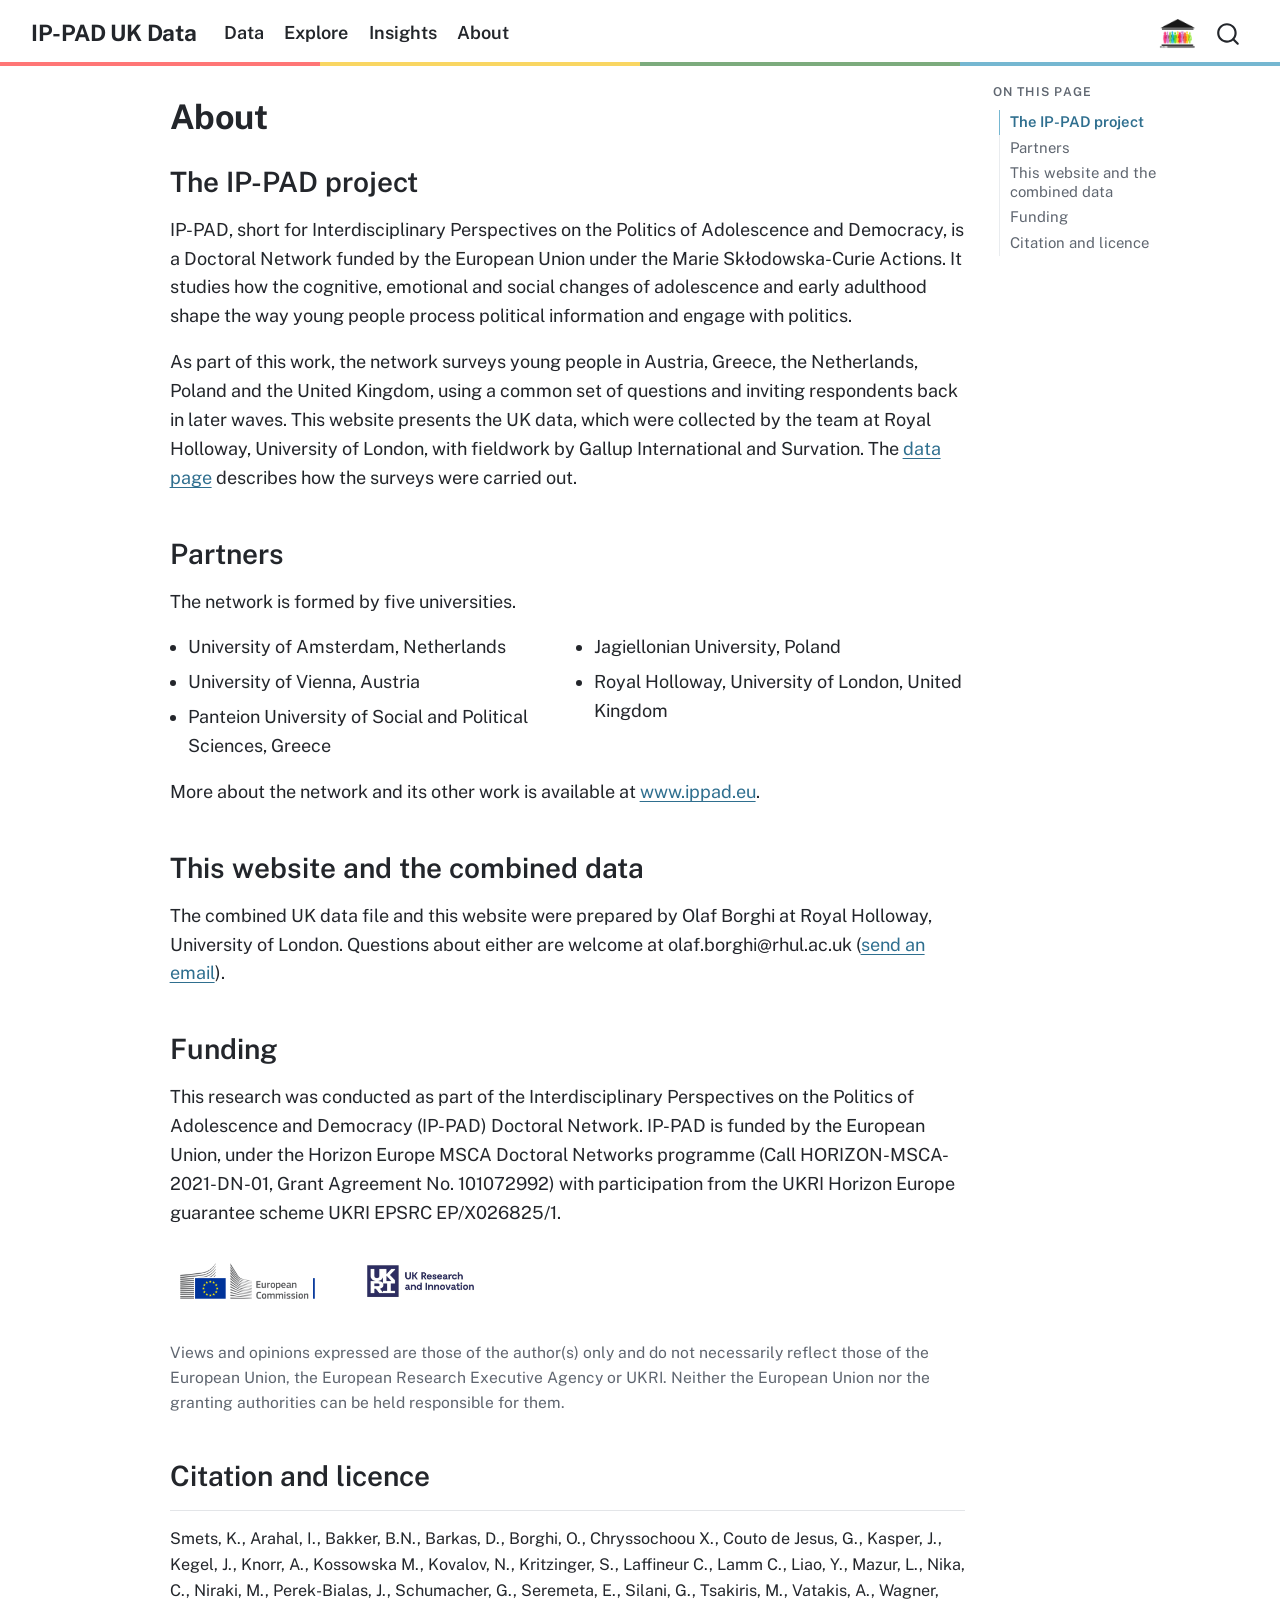
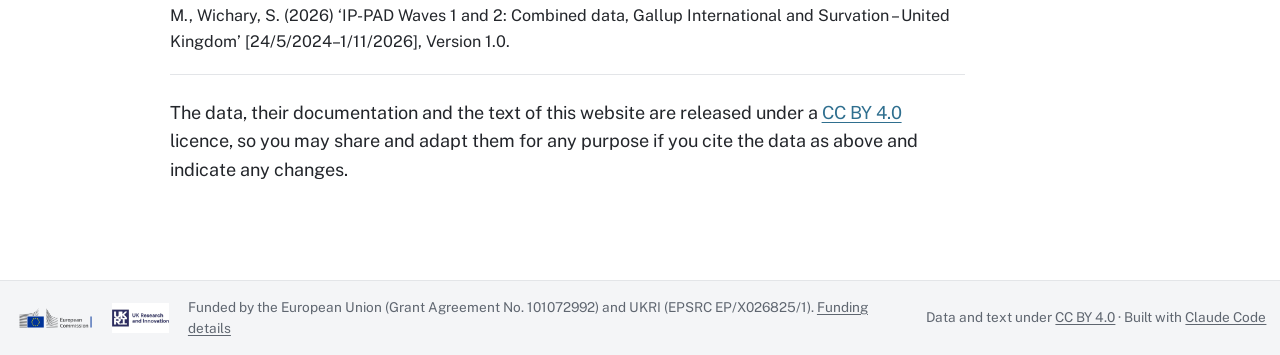
<file: about.html>
<!DOCTYPE html>
<html xmlns="http://www.w3.org/1999/xhtml" lang="en-GB" xml:lang="en-GB"><head>

<meta charset="utf-8">
<meta name="generator" content="quarto-1.10.18">

<meta name="viewport" content="width=device-width, initial-scale=1.0, user-scalable=yes">


<title>About – IP-PAD UK Data</title>
<style>
/* Default styles provided by pandoc.
** See https://pandoc.org/MANUAL.html#variables-for-html for config info.
*/
span.smallcaps{font-variant: small-caps;}
div.columns{display: flex; gap: 1.5em;}
div.column{flex: auto;}
@media screen {
div.columns{gap: min(4vw, 1.5em);}
div.column{overflow-x: auto;}
}
div.hanging-indent{margin-left: 1.5em; text-indent: -1.5em;}
ul.task-list{list-style: none;}
ul.task-list li input[type="checkbox"] {
  width: 0.8em;
  margin: 0 0.8em 0.2em -1em; /* quarto-specific, see https://github.com/quarto-dev/quarto-cli/issues/4556 */ 
  vertical-align: middle;
}
</style>


<script src="site_libs/quarto-nav/quarto-nav.js"></script>
<script src="site_libs/quarto-nav/headroom.min.js"></script>
<script src="site_libs/clipboard/clipboard.min.js"></script>
<script src="site_libs/quarto-search/autocomplete.umd.js"></script>
<script src="site_libs/quarto-search/fuse.min.js"></script>
<script src="site_libs/quarto-search/quarto-search.js"></script>
<meta name="quarto:offset" content="./">
<link href="./assets/logo.png" rel="icon" type="image/png">
<script src="site_libs/quarto-html/quarto.js" type="module"></script>
<script src="site_libs/quarto-html/tabsets/tabsets.js" type="module"></script>
<script src="site_libs/quarto-html/popper.min.js"></script>
<script src="site_libs/quarto-html/tippy.umd.min.js"></script>
<script src="site_libs/quarto-html/anchor.min.js"></script>
<link href="site_libs/quarto-html/tippy.css" rel="stylesheet">
<link href="site_libs/quarto-html/quarto-syntax-highlighting-64a204ab8560d761af7679ceaba22944.css" rel="stylesheet" class="quarto-color-scheme" id="quarto-text-highlighting-styles">
<link href="site_libs/quarto-html/quarto-syntax-highlighting-dark-b85bc7c33db8c58e0ec93c3465666fed.css" rel="stylesheet" class="quarto-color-scheme quarto-color-alternate" id="quarto-text-highlighting-styles">
<link href="site_libs/quarto-html/quarto-syntax-highlighting-64a204ab8560d761af7679ceaba22944.css" rel="stylesheet" class="quarto-color-scheme-extra" id="quarto-text-highlighting-styles">
<script src="site_libs/bootstrap/bootstrap.min.js"></script>
<link href="site_libs/bootstrap/bootstrap-icons.css" rel="stylesheet">
<link href="site_libs/bootstrap/bootstrap-66e26926a045ce2231e89bc30a69f0c8.min.css" rel="stylesheet" append-hash="true" class="quarto-color-scheme" id="quarto-bootstrap" data-mode="light">
<link href="site_libs/bootstrap/bootstrap-dark-84c6e79e0ea25212c28f5593d2dcb3ca.min.css" rel="stylesheet" append-hash="true" class="quarto-color-scheme quarto-color-alternate" id="quarto-bootstrap" data-mode="light">
<link href="site_libs/bootstrap/bootstrap-66e26926a045ce2231e89bc30a69f0c8.min.css" rel="stylesheet" append-hash="true" class="quarto-color-scheme-extra" id="quarto-bootstrap" data-mode="light">
<script id="quarto-search-options" type="application/json">{
  "location": "navbar",
  "copy-button": false,
  "collapse-after": 3,
  "panel-placement": "end",
  "type": "overlay",
  "limit": 50,
  "keyboard-shortcut": [
    "f",
    "/",
    "s"
  ],
  "show-item-context": false,
  "language": {
    "search-no-results-text": "No results",
    "search-matching-documents-text": "matching documents",
    "search-copy-link-title": "Copy link to search",
    "search-hide-matches-text": "Hide additional matches",
    "search-more-match-text": "more match in this document",
    "search-more-matches-text": "more matches in this document",
    "search-clear-button-title": "Clear",
    "search-text-placeholder": "",
    "search-detached-cancel-button-title": "Cancel",
    "search-submit-button-title": "Submit",
    "search-label": "Search"
  }
}</script>
<style>html{ scroll-behavior: smooth; }</style>


</head>

<body class="nav-fixed quarto-light">

<div id="quarto-search-results"></div>
  <header id="quarto-header" class="headroom fixed-top">
    <nav class="navbar navbar-expand-lg " data-bs-theme="dark">
      <div class="navbar-container container-fluid">
      <div class="navbar-brand-container mx-auto">
    <a class="navbar-brand" href="./index.html">
    <span class="navbar-title">IP-PAD UK Data</span>
    </a>
  </div>
            <div id="quarto-search" class="" title="Search"></div>
          <button class="navbar-toggler" type="button" data-bs-toggle="collapse" data-bs-target="#navbarCollapse" aria-controls="navbarCollapse" role="menu" aria-expanded="false" aria-label="Toggle navigation" onclick="if (window.quartoToggleHeadroom) { window.quartoToggleHeadroom(); }">
  <span class="navbar-toggler-icon"></span>
</button>
          <div class="collapse navbar-collapse" id="navbarCollapse">
            <ul class="navbar-nav navbar-nav-scroll me-auto">
  <li class="nav-item">
    <a class="nav-link" href="./data.html"> 
<span class="menu-text">Data</span></a>
  </li>  
  <li class="nav-item">
    <a class="nav-link" href="./explore.html"> 
<span class="menu-text">Explore</span></a>
  </li>  
  <li class="nav-item">
    <a class="nav-link" href="./insights/index.html"> 
<span class="menu-text">Insights</span></a>
  </li>  
  <li class="nav-item">
    <a class="nav-link active" href="./about.html" aria-current="page"> 
<span class="menu-text">About</span></a>
  </li>  
</ul>
            <ul class="navbar-nav navbar-nav-scroll ms-auto">
  <li class="nav-item">
    <a class="nav-link" href="https://www.ippad.eu"> 
<span class="menu-text"><span class="ippad-link">IP-PAD project website</span></span></a>
  </li>  
</ul>
          </div> <!-- /navcollapse -->
            <div class="quarto-navbar-tools">
</div>
      </div> <!-- /container-fluid -->
    </nav>
</header>
<!-- content -->
<div id="quarto-content" class="quarto-container page-columns page-rows-contents page-layout-article page-navbar">
<!-- sidebar -->
<!-- margin-sidebar -->
    <div id="quarto-margin-sidebar" class="sidebar margin-sidebar">
        <nav id="TOC" role="doc-toc" class="toc-active">
    <h2 id="toc-title">On this page</h2>
   
  <ul class="collapse">
  <li><a href="#the-ip-pad-project" id="toc-the-ip-pad-project" class="nav-link active" data-scroll-target="#the-ip-pad-project">The IP-PAD project</a></li>
  <li><a href="#partners" id="toc-partners" class="nav-link" data-scroll-target="#partners">Partners</a></li>
  <li><a href="#this-website-and-the-combined-data" id="toc-this-website-and-the-combined-data" class="nav-link" data-scroll-target="#this-website-and-the-combined-data">This website and the combined data</a></li>
  <li><a href="#funding" id="toc-funding" class="nav-link" data-scroll-target="#funding">Funding</a></li>
  <li><a href="#citation" id="toc-citation" class="nav-link" data-scroll-target="#citation">Citation and licence</a></li>
  </ul>
</nav>
    </div>
<!-- main -->
<main class="content" id="quarto-document-content">

<header id="title-block-header" class="quarto-title-block default">
<div class="quarto-title">
<h1 class="title">About</h1>
</div>



<div class="quarto-title-meta">

    
  
    
  </div>
  


</header>


<style>
/* Page-level styling of the About page */
.partner-list ul {
  columns: 2 16rem;
  column-gap: 2rem;
  padding-left: 1.1rem;
}
.partner-list li {
  break-inside: avoid;
  margin-bottom: 0.2rem;
}
.funding-logos {
  display: flex;
  flex-wrap: wrap;
  align-items: center;
  gap: 1.5rem 2.5rem;
  margin: 1.5rem 0 1.8rem 0;
}
.funding-logos p,
.funding-logos figure,
.funding-logos .quarto-figure {
  margin: 0;
}
.funding-logos img {
  height: 56px;
  width: auto;
  max-width: 100%;
}
.disclaimer {
  color: var(--ip-muted);
  font-size: 0.92rem;
}
.citation {
  border-top: 1px solid var(--ip-rule);
  border-bottom: 1px solid var(--ip-rule);
  padding: 0.9rem 0 0.1rem 0;
  margin: 1rem 0 1.4rem 0;
  font-size: 0.95rem;
}
</style>
<section id="the-ip-pad-project" class="level2">
<h2 class="anchored" data-anchor-id="the-ip-pad-project">The IP-PAD project</h2>
<p>IP-PAD, short for Interdisciplinary Perspectives on the Politics of Adolescence and Democracy, is a Doctoral Network funded by the European Union under the Marie Skłodowska-Curie Actions. It studies how the cognitive, emotional and social changes of adolescence and early adulthood shape the way young people process political information and engage with politics.</p>
<p>As part of this work, the network surveys young people in Austria, Greece, the Netherlands, Poland and the United Kingdom, using a common set of questions and inviting respondents back in later waves. This website presents the UK data, which were collected by the team at Royal Holloway, University of London, with fieldwork by Gallup International and Survation. The <a href="./data.html">data page</a> describes how the surveys were carried out.</p>
</section>
<section id="partners" class="level2">
<h2 class="anchored" data-anchor-id="partners">Partners</h2>
<p>The network is formed by five universities.</p>
<div class="partner-list">
<ul>
<li>University of Amsterdam, Netherlands</li>
<li>University of Vienna, Austria</li>
<li>Panteion University of Social and Political Sciences, Greece</li>
<li>Jagiellonian University, Poland</li>
<li>Royal Holloway, University of London, United Kingdom</li>
</ul>
</div>
<p>More about the network and its other work is available at <a href="https://www.ippad.eu">www.ippad.eu</a>.</p>
</section>
<section id="this-website-and-the-combined-data" class="level2">
<h2 class="anchored" data-anchor-id="this-website-and-the-combined-data">This website and the combined data</h2>
<p>The combined UK data file and this website were prepared by Olaf Borghi at Royal Holloway, University of London. Questions about either are welcome at olaf.borghi@rhul.ac.uk (<a href="mailto:olaf.borghi@rhul.ac.uk">send an email</a>).</p>
</section>
<section id="funding" class="level2">
<h2 class="anchored" data-anchor-id="funding">Funding</h2>
<p>This research was conducted as part of the Interdisciplinary Perspectives on the Politics of Adolescence and Democracy (IP-PAD) Doctoral Network. IP-PAD is funded by the European Union, under the Horizon Europe MSCA Doctoral Networks programme (Call HORIZON-MSCA-2021-DN-01, Grant Agreement No.&nbsp;101072992) with participation from the UKRI Horizon Europe guarantee scheme UKRI EPSRC EP/X026825/1.</p>
<div class="funding-logos">
<p><img src="assets/ec-logo-horiz_en.png" class="img-fluid" alt="Funded by the European Union, logo of the European Commission"></p>
<p><img src="assets/UKRI_Logo.jpg" class="img-fluid" alt="Logo of UK Research and Innovation (UKRI)"></p>
</div>
<div class="disclaimer">
<p>Views and opinions expressed are those of the author(s) only and do not necessarily reflect those of the European Union, the European Research Executive Agency or UKRI. Neither the European Union nor the granting authorities can be held responsible for them.</p>
</div>
</section>
<section id="citation" class="level2">
<h2 class="anchored" data-anchor-id="citation">Citation and licence</h2>
<div class="citation">
<p>Smets, K., Arahal, I., Bakker, B.N., Barkas, D., Borghi, O., Chryssochoou X., Couto de Jesus, G., Kasper, J., Kegel, J., Knorr, A., Kossowska M., Kovalov, N., Kritzinger, S., Laffineur C., Lamm C., Liao, Y., Mazur, L., Nika, C., Niraki, M., Perek-Bialas, J., Schumacher, G., Seremeta, E., Silani, G., Tsakiris, M., Vatakis, A., Wagner, M., Wichary, S. (2026) ‘IP-PAD Waves 1 and 2: Combined data, Gallup International and Survation – United Kingdom’ [24/5/2024–1/11/2026], Version 1.0.</p>
</div>
<p>The data, their documentation and the text of this website are released under a <a href="https://creativecommons.org/licenses/by/4.0/">CC BY 4.0</a> licence, so you may share and adapt them for any purpose if you cite the data as above and indicate any changes.</p>


</section>

</main> <!-- /main -->
<script id="quarto-html-after-body" type="application/javascript">
  window.document.addEventListener("DOMContentLoaded", function (event) {
    const icon = "";
    const anchorJS = new window.AnchorJS();
    anchorJS.options = {
      placement: 'right',
      icon: icon
    };
    anchorJS.add('.anchored');
    const isCodeAnnotation = (el) => {
      for (const clz of el.classList) {
        if (clz.startsWith('code-annotation-')) {                     
          return true;
        }
      }
      return false;
    }
    const onCopySuccess = function(e) {
      // button target
      const button = e.trigger;
      // don't keep focus
      button.blur();
      // flash "checked"
      button.classList.add('code-copy-button-checked');
      var currentTitle = button.getAttribute("title");
      button.setAttribute("title", "Copied!");
      let tooltip;
      if (window.bootstrap) {
        button.setAttribute("data-bs-toggle", "tooltip");
        button.setAttribute("data-bs-placement", "left");
        button.setAttribute("data-bs-title", "Copied!");
        tooltip = new bootstrap.Tooltip(button, 
          { trigger: "manual", 
            customClass: "code-copy-button-tooltip",
            offset: [0, -8]});
        tooltip.show();    
      }
      setTimeout(function() {
        if (tooltip) {
          tooltip.hide();
          button.removeAttribute("data-bs-title");
          button.removeAttribute("data-bs-toggle");
          button.removeAttribute("data-bs-placement");
        }
        button.setAttribute("title", currentTitle);
        button.classList.remove('code-copy-button-checked');
      }, 1000);
      // clear code selection
      e.clearSelection();
    }
    const getTextToCopy = function(trigger) {
      const outerScaffold = trigger.parentElement.cloneNode(true);
      const codeEl = outerScaffold.querySelector('code');
      for (const childEl of codeEl.children) {
        if (isCodeAnnotation(childEl)) {
          childEl.remove();
        }
      }
      return codeEl.innerText;
    }
    const clipboard = new window.ClipboardJS('.code-copy-button:not([data-in-quarto-modal])', {
      text: getTextToCopy
    });
    clipboard.on('success', onCopySuccess);
    if (window.document.getElementById('quarto-embedded-source-code-modal')) {
      const clipboardModal = new window.ClipboardJS('.code-copy-button[data-in-quarto-modal]', {
        text: getTextToCopy,
        container: window.document.getElementById('quarto-embedded-source-code-modal')
      });
      clipboardModal.on('success', onCopySuccess);
    }
      var localhostRegex = new RegExp(/^(?:http|https):\/\/localhost\:?[0-9]*\//);
      var mailtoRegex = new RegExp(/^mailto:/);
        var filterRegex = new RegExp("https:\/\/olafborghi\.com\/ippad-uk-data");
      var isInternal = (href) => {
          return filterRegex.test(href) || localhostRegex.test(href) || mailtoRegex.test(href);
      }
      // Inspect non-navigation links and adorn them if external
     var links = window.document.querySelectorAll('a[href]:not(.nav-link):not(.navbar-brand):not(.toc-action):not(.sidebar-link):not(.sidebar-item-toggle):not(.pagination-link):not(.no-external):not([aria-hidden]):not(.dropdown-item):not(.quarto-navigation-tool):not(.about-link)');
      for (var i=0; i<links.length; i++) {
        const link = links[i];
        if (!isInternal(link.href)) {
          // undo the damage that might have been done by quarto-nav.js in the case of
          // links that we want to consider external
          if (link.dataset.originalHref !== undefined) {
            link.href = link.dataset.originalHref;
          }
            // target, if specified
            link.setAttribute("target", "_blank");
            if (link.getAttribute("rel") === null) {
              link.setAttribute("rel", "noopener");
            }
        }
      }
    function tippyHover(el, contentFn, onTriggerFn, onUntriggerFn) {
      const config = {
        allowHTML: true,
        maxWidth: 500,
        delay: 100,
        arrow: false,
        appendTo: function(el) {
            return el.parentElement;
        },
        interactive: true,
        interactiveBorder: 10,
        theme: 'quarto',
        placement: 'bottom-start',
      };
      if (contentFn) {
        config.content = contentFn;
      }
      if (onTriggerFn) {
        config.onTrigger = onTriggerFn;
      }
      if (onUntriggerFn) {
        config.onUntrigger = onUntriggerFn;
      }
      window.tippy(el, config); 
    }
    const noterefs = window.document.querySelectorAll('a[role="doc-noteref"]');
    for (var i=0; i<noterefs.length; i++) {
      const ref = noterefs[i];
      tippyHover(ref, function() {
        // use id or data attribute instead here
        let href = ref.getAttribute('data-footnote-href') || ref.getAttribute('href');
        try { href = new URL(href).hash; } catch {}
        const id = href.replace(/^#\/?/, "");
        const note = window.document.getElementById(id);
        if (note) {
          return note.innerHTML;
        } else {
          return "";
        }
      });
    }
    const xrefs = window.document.querySelectorAll('a.quarto-xref');
    const processXRef = (id, note) => {
      // Strip column container classes
      const stripColumnClz = (el) => {
        el.classList.remove("page-full", "page-columns");
        if (el.children) {
          for (const child of el.children) {
            stripColumnClz(child);
          }
        }
      }
      stripColumnClz(note)
      if (id === null || id.startsWith('sec-')) {
        // Special case sections, only their first couple elements
        const container = document.createElement("div");
        if (note.children && note.children.length > 2) {
          container.appendChild(note.children[0].cloneNode(true));
          for (let i = 1; i < note.children.length; i++) {
            const child = note.children[i];
            if (child.tagName === "P" && child.innerText === "") {
              continue;
            } else {
              container.appendChild(child.cloneNode(true));
              break;
            }
          }
          if (window.Quarto?.typesetMath) {
            window.Quarto.typesetMath(container);
          }
          return container.innerHTML
        } else {
          if (window.Quarto?.typesetMath) {
            window.Quarto.typesetMath(note);
          }
          return note.innerHTML;
        }
      } else {
        // Remove any anchor links if they are present
        const anchorLink = note.querySelector('a.anchorjs-link');
        if (anchorLink) {
          anchorLink.remove();
        }
        if (window.Quarto?.typesetMath) {
          window.Quarto.typesetMath(note);
        }
        if (note.classList.contains("callout")) {
          return note.outerHTML;
        } else {
          return note.innerHTML;
        }
      }
    }
    for (var i=0; i<xrefs.length; i++) {
      const xref = xrefs[i];
      tippyHover(xref, undefined, function(instance) {
        instance.disable();
        let url = xref.getAttribute('href');
        let hash = undefined; 
        if (url.startsWith('#')) {
          hash = url;
        } else {
          try { hash = new URL(url).hash; } catch {}
        }
        if (hash) {
          const id = hash.replace(/^#\/?/, "");
          const note = window.document.getElementById(id);
          if (note !== null) {
            try {
              const html = processXRef(id, note.cloneNode(true));
              instance.setContent(html);
            } finally {
              instance.enable();
              instance.show();
            }
          } else {
            // See if we can fetch this
            fetch(url.split('#')[0])
            .then(res => res.text())
            .then(html => {
              const parser = new DOMParser();
              const htmlDoc = parser.parseFromString(html, "text/html");
              const note = htmlDoc.getElementById(id);
              if (note !== null) {
                const html = processXRef(id, note);
                instance.setContent(html);
              } 
            }).finally(() => {
              instance.enable();
              instance.show();
            });
          }
        } else {
          // See if we can fetch a full url (with no hash to target)
          // This is a special case and we should probably do some content thinning / targeting
          fetch(url)
          .then(res => res.text())
          .then(html => {
            const parser = new DOMParser();
            const htmlDoc = parser.parseFromString(html, "text/html");
            const note = htmlDoc.querySelector('main.content');
            if (note !== null) {
              // This should only happen for chapter cross references
              // (since there is no id in the URL)
              // remove the first header
              if (note.children.length > 0 && note.children[0].tagName === "HEADER") {
                note.children[0].remove();
              }
              const html = processXRef(null, note);
              instance.setContent(html);
            } 
          }).finally(() => {
            instance.enable();
            instance.show();
          });
        }
      }, function(instance) {
      });
    }
        let selectedAnnoteEl;
        const selectorForAnnotation = ( cell, annotation) => {
          let cellAttr = 'data-code-cell="' + cell + '"';
          let lineAttr = 'data-code-annotation="' +  annotation + '"';
          const selector = 'span[' + cellAttr + '][' + lineAttr + ']';
          return selector;
        }
        const selectCodeLines = (annoteEl) => {
          const doc = window.document;
          const targetCell = annoteEl.getAttribute("data-target-cell");
          const targetAnnotation = annoteEl.getAttribute("data-target-annotation");
          const annoteSpan = window.document.querySelector(selectorForAnnotation(targetCell, targetAnnotation));
          const lines = annoteSpan.getAttribute("data-code-lines").split(",");
          const lineIds = lines.map((line) => {
            return targetCell + "-" + line;
          })
          let top = null;
          let height = null;
          let parent = null;
          if (lineIds.length > 0) {
              //compute the position of the single el (top and bottom and make a div)
              const el = window.document.getElementById(lineIds[0]);
              top = el.offsetTop;
              height = el.offsetHeight;
              parent = el.parentElement.parentElement;
            if (lineIds.length > 1) {
              const lastEl = window.document.getElementById(lineIds[lineIds.length - 1]);
              const bottom = lastEl.offsetTop + lastEl.offsetHeight;
              height = bottom - top;
            }
            if (top !== null && height !== null && parent !== null) {
              // cook up a div (if necessary) and position it 
              let div = window.document.getElementById("code-annotation-line-highlight");
              if (div === null) {
                div = window.document.createElement("div");
                div.setAttribute("id", "code-annotation-line-highlight");
                div.style.position = 'absolute';
                parent.appendChild(div);
              }
              div.style.top = top - 2 + "px";
              div.style.height = height + 4 + "px";
              div.style.left = 0;
              let gutterDiv = window.document.getElementById("code-annotation-line-highlight-gutter");
              if (gutterDiv === null) {
                gutterDiv = window.document.createElement("div");
                gutterDiv.setAttribute("id", "code-annotation-line-highlight-gutter");
                gutterDiv.style.position = 'absolute';
                const codeCell = window.document.getElementById(targetCell);
                const gutter = codeCell.querySelector('.code-annotation-gutter');
                gutter.appendChild(gutterDiv);
              }
              gutterDiv.style.top = top - 2 + "px";
              gutterDiv.style.height = height + 4 + "px";
            }
            selectedAnnoteEl = annoteEl;
          }
        };
        const unselectCodeLines = () => {
          const elementsIds = ["code-annotation-line-highlight", "code-annotation-line-highlight-gutter"];
          elementsIds.forEach((elId) => {
            const div = window.document.getElementById(elId);
            if (div) {
              div.remove();
            }
          });
          selectedAnnoteEl = undefined;
        };
          // Handle positioning of the toggle
      window.addEventListener(
        "resize",
        throttle(() => {
          elRect = undefined;
          if (selectedAnnoteEl) {
            selectCodeLines(selectedAnnoteEl);
          }
        }, 10)
      );
      function throttle(fn, ms) {
      let throttle = false;
      let timer;
        return (...args) => {
          if(!throttle) { // first call gets through
              fn.apply(this, args);
              throttle = true;
          } else { // all the others get throttled
              if(timer) clearTimeout(timer); // cancel #2
              timer = setTimeout(() => {
                fn.apply(this, args);
                timer = throttle = false;
              }, ms);
          }
        };
      }
        // Attach click handler to the DT
        const annoteDls = window.document.querySelectorAll('dt[data-target-cell]');
        for (const annoteDlNode of annoteDls) {
          annoteDlNode.addEventListener('click', (event) => {
            const clickedEl = event.target;
            if (clickedEl !== selectedAnnoteEl) {
              unselectCodeLines();
              const activeEl = window.document.querySelector('dt[data-target-cell].code-annotation-active');
              if (activeEl) {
                activeEl.classList.remove('code-annotation-active');
              }
              selectCodeLines(clickedEl);
              clickedEl.classList.add('code-annotation-active');
            } else {
              // Unselect the line
              unselectCodeLines();
              clickedEl.classList.remove('code-annotation-active');
            }
          });
        }
    const findCites = (el) => {
      const parentEl = el.parentElement;
      if (parentEl) {
        const cites = parentEl.dataset.cites;
        if (cites) {
          return {
            el,
            cites: cites.split(' ')
          };
        } else {
          return findCites(el.parentElement)
        }
      } else {
        return undefined;
      }
    };
    var bibliorefs = window.document.querySelectorAll('a[role="doc-biblioref"]');
    for (var i=0; i<bibliorefs.length; i++) {
      const ref = bibliorefs[i];
      const citeInfo = findCites(ref);
      if (citeInfo) {
        tippyHover(citeInfo.el, function() {
          var popup = window.document.createElement('div');
          citeInfo.cites.forEach(function(cite) {
            var citeDiv = window.document.createElement('div');
            citeDiv.classList.add('hanging-indent');
            citeDiv.classList.add('csl-entry');
            var biblioDiv = window.document.getElementById('ref-' + cite);
            if (biblioDiv) {
              citeDiv.innerHTML = biblioDiv.innerHTML;
            }
            popup.appendChild(citeDiv);
          });
          return popup.innerHTML;
        });
      }
    }
  });
  </script>
</div> <!-- /content -->
<footer class="footer">
  <div class="nav-footer">
    <div class="nav-footer-left">
<p><span class="funder-logos"><img src="./assets/ec-logo-horiz_en.png" height="30" alt="European Commission"> <img src="./assets/UKRI_Logo.jpg" height="30" alt="UK Research and Innovation"></span> <span class="funder-text">Funded by the European Union (Grant Agreement No.&nbsp;101072992) and UKRI (EPSRC EP/X026825/1). <a href="./about.html#funding">Funding details</a></span></p>
</div>   
    <div class="nav-footer-center">
      &nbsp;
    </div>
    <div class="nav-footer-right">
<p>Data and text under <a href="https://creativecommons.org/licenses/by/4.0/">CC BY 4.0</a> · Built with <a href="https://claude.com/claude-code">Claude Code</a></p>
</div>
  </div>
</footer>




<script src="site_libs/quarto-html/zenscroll-min.js"></script>
</body></html>
</file>
<file: site_libs/quarto-html/tippy.css>
.tippy-box[data-animation=fade][data-state=hidden]{opacity:0}[data-tippy-root]{max-width:calc(100vw - 10px)}.tippy-box{position:relative;background-color:#333;color:#fff;border-radius:4px;font-size:14px;line-height:1.4;white-space:normal;outline:0;transition-property:transform,visibility,opacity}.tippy-box[data-placement^=top]>.tippy-arrow{bottom:0}.tippy-box[data-placement^=top]>.tippy-arrow:before{bottom:-7px;left:0;border-width:8px 8px 0;border-top-color:initial;transform-origin:center top}.tippy-box[data-placement^=bottom]>.tippy-arrow{top:0}.tippy-box[data-placement^=bottom]>.tippy-arrow:before{top:-7px;left:0;border-width:0 8px 8px;border-bottom-color:initial;transform-origin:center bottom}.tippy-box[data-placement^=left]>.tippy-arrow{right:0}.tippy-box[data-placement^=left]>.tippy-arrow:before{border-width:8px 0 8px 8px;border-left-color:initial;right:-7px;transform-origin:center left}.tippy-box[data-placement^=right]>.tippy-arrow{left:0}.tippy-box[data-placement^=right]>.tippy-arrow:before{left:-7px;border-width:8px 8px 8px 0;border-right-color:initial;transform-origin:center right}.tippy-box[data-inertia][data-state=visible]{transition-timing-function:cubic-bezier(.54,1.5,.38,1.11)}.tippy-arrow{width:16px;height:16px;color:#333}.tippy-arrow:before{content:"";position:absolute;border-color:transparent;border-style:solid}.tippy-content{position:relative;padding:5px 9px;z-index:1}
</file>
<file: site_libs/quarto-html/quarto-syntax-highlighting-64a204ab8560d761af7679ceaba22944.css>
/* quarto syntax highlight colors */
:root {
  --quarto-hl-ot-color: #003B4F;
  --quarto-hl-at-color: #657422;
  --quarto-hl-ss-color: #20794D;
  --quarto-hl-an-color: #5E5E5E;
  --quarto-hl-fu-color: #4758AB;
  --quarto-hl-st-color: #20794D;
  --quarto-hl-cf-color: #003B4F;
  --quarto-hl-op-color: #5E5E5E;
  --quarto-hl-er-color: #AD0000;
  --quarto-hl-bn-color: #AD0000;
  --quarto-hl-al-color: #AD0000;
  --quarto-hl-va-color: #111111;
  --quarto-hl-bu-color: inherit;
  --quarto-hl-ex-color: inherit;
  --quarto-hl-pp-color: #AD0000;
  --quarto-hl-in-color: #5E5E5E;
  --quarto-hl-vs-color: #20794D;
  --quarto-hl-wa-color: #5E5E5E;
  --quarto-hl-do-color: #5E5E5E;
  --quarto-hl-im-color: #00769E;
  --quarto-hl-ch-color: #20794D;
  --quarto-hl-dt-color: #AD0000;
  --quarto-hl-fl-color: #AD0000;
  --quarto-hl-co-color: #5E5E5E;
  --quarto-hl-cv-color: #5E5E5E;
  --quarto-hl-cn-color: #8f5902;
  --quarto-hl-sc-color: #5E5E5E;
  --quarto-hl-dv-color: #AD0000;
  --quarto-hl-kw-color: #003B4F;
}

/* other quarto variables */
:root {
  --quarto-font-monospace: SFMono-Regular, Menlo, Monaco, Consolas, "Liberation Mono", "Courier New", monospace;
}

/* syntax highlight based on Pandoc's rules */
pre > code.sourceCode > span {
  color: #003B4F;
}

code.sourceCode > span {
  color: #003B4F;
}

div.sourceCode,
div.sourceCode pre.sourceCode {
  color: #003B4F;
}

/* Normal */
code span {
  color: #003B4F;
}

/* Alert */
code span.al {
  color: #AD0000;
  font-style: inherit;
}

/* Annotation */
code span.an {
  color: #5E5E5E;
  font-style: inherit;
}

/* Attribute */
code span.at {
  color: #657422;
  font-style: inherit;
}

/* BaseN */
code span.bn {
  color: #AD0000;
  font-style: inherit;
}

/* BuiltIn */
code span.bu {
  font-style: inherit;
}

/* ControlFlow */
code span.cf {
  color: #003B4F;
  font-weight: bold;
  font-style: inherit;
}

/* Char */
code span.ch {
  color: #20794D;
  font-style: inherit;
}

/* Constant */
code span.cn {
  color: #8f5902;
  font-style: inherit;
}

/* Comment */
code span.co {
  color: #5E5E5E;
  font-style: inherit;
}

/* CommentVar */
code span.cv {
  color: #5E5E5E;
  font-style: italic;
}

/* Documentation */
code span.do {
  color: #5E5E5E;
  font-style: italic;
}

/* DataType */
code span.dt {
  color: #AD0000;
  font-style: inherit;
}

/* DecVal */
code span.dv {
  color: #AD0000;
  font-style: inherit;
}

/* Error */
code span.er {
  color: #AD0000;
  font-style: inherit;
}

/* Extension */
code span.ex {
  font-style: inherit;
}

/* Float */
code span.fl {
  color: #AD0000;
  font-style: inherit;
}

/* Function */
code span.fu {
  color: #4758AB;
  font-style: inherit;
}

/* Import */
code span.im {
  color: #00769E;
  font-style: inherit;
}

/* Information */
code span.in {
  color: #5E5E5E;
  font-style: inherit;
}

/* Keyword */
code span.kw {
  color: #003B4F;
  font-weight: bold;
  font-style: inherit;
}

/* Operator */
code span.op {
  color: #5E5E5E;
  font-style: inherit;
}

/* Other */
code span.ot {
  color: #003B4F;
  font-style: inherit;
}

/* Preprocessor */
code span.pp {
  color: #AD0000;
  font-style: inherit;
}

/* SpecialChar */
code span.sc {
  color: #5E5E5E;
  font-style: inherit;
}

/* SpecialString */
code span.ss {
  color: #20794D;
  font-style: inherit;
}

/* String */
code span.st {
  color: #20794D;
  font-style: inherit;
}

/* Variable */
code span.va {
  color: #111111;
  font-style: inherit;
}

/* VerbatimString */
code span.vs {
  color: #20794D;
  font-style: inherit;
}

/* Warning */
code span.wa {
  color: #5E5E5E;
  font-style: italic;
}

.prevent-inlining {
  content: "</";
}

/*# sourceMappingURL=9d8d5bb603a83b8298b89080a598c93b.css.map */
</file>
<file: site_libs/quarto-html/quarto-syntax-highlighting-dark-b85bc7c33db8c58e0ec93c3465666fed.css>
/* quarto syntax highlight colors */
:root {
  --quarto-hl-al-color: #f07178;
  --quarto-hl-an-color: #d4d0ab;
  --quarto-hl-at-color: #00e0e0;
  --quarto-hl-bn-color: #d4d0ab;
  --quarto-hl-bu-color: #abe338;
  --quarto-hl-ch-color: #abe338;
  --quarto-hl-co-color: #f8f8f2;
  --quarto-hl-cv-color: #ffd700;
  --quarto-hl-cn-color: #ffd700;
  --quarto-hl-cf-color: #ffa07a;
  --quarto-hl-dt-color: #ffa07a;
  --quarto-hl-dv-color: #d4d0ab;
  --quarto-hl-do-color: #f8f8f2;
  --quarto-hl-er-color: #f07178;
  --quarto-hl-ex-color: #00e0e0;
  --quarto-hl-fl-color: #d4d0ab;
  --quarto-hl-fu-color: #ffa07a;
  --quarto-hl-im-color: #abe338;
  --quarto-hl-in-color: #d4d0ab;
  --quarto-hl-kw-color: #ffa07a;
  --quarto-hl-op-color: #ffa07a;
  --quarto-hl-ot-color: #00e0e0;
  --quarto-hl-pp-color: #dcc6e0;
  --quarto-hl-re-color: #00e0e0;
  --quarto-hl-sc-color: #abe338;
  --quarto-hl-ss-color: #abe338;
  --quarto-hl-st-color: #abe338;
  --quarto-hl-va-color: #00e0e0;
  --quarto-hl-vs-color: #abe338;
  --quarto-hl-wa-color: #dcc6e0;
}

/* other quarto variables */
:root {
  --quarto-font-monospace: SFMono-Regular, Menlo, Monaco, Consolas, "Liberation Mono", "Courier New", monospace;
}

/* syntax highlight based on Pandoc's rules */
pre > code.sourceCode > span {
  color: #f8f8f2;
}

code.sourceCode > span {
  color: #f8f8f2;
}

div.sourceCode,
div.sourceCode pre.sourceCode {
  color: #f8f8f2;
}

/* Normal */
code span {
  color: #f8f8f2;
}

/* Alert */
code span.al {
  color: #f07178;
}

/* Annotation */
code span.an {
  color: #d4d0ab;
}

/* Attribute */
code span.at {
  color: #00e0e0;
}

/* BaseN */
code span.bn {
  color: #d4d0ab;
}

/* BuiltIn */
code span.bu {
  color: #abe338;
}

/* ControlFlow */
code span.cf {
  font-weight: bold;
  color: #ffa07a;
}

/* Char */
code span.ch {
  color: #abe338;
}

/* Constant */
code span.cn {
  color: #ffd700;
}

/* Comment */
code span.co {
  font-style: italic;
  color: #f8f8f2;
}

/* CommentVar */
code span.cv {
  color: #ffd700;
}

/* Documentation */
code span.do {
  color: #f8f8f2;
}

/* DataType */
code span.dt {
  color: #ffa07a;
}

/* DecVal */
code span.dv {
  color: #d4d0ab;
}

/* Error */
code span.er {
  color: #f07178;
  text-decoration: underline;
}

/* Extension */
code span.ex {
  font-weight: bold;
  color: #00e0e0;
}

/* Float */
code span.fl {
  color: #d4d0ab;
}

/* Function */
code span.fu {
  color: #ffa07a;
}

/* Import */
code span.im {
  color: #abe338;
}

/* Information */
code span.in {
  color: #d4d0ab;
}

/* Keyword */
code span.kw {
  font-weight: bold;
  color: #ffa07a;
}

/* Operator */
code span.op {
  color: #ffa07a;
}

/* Other */
code span.ot {
  color: #00e0e0;
}

/* Preprocessor */
code span.pp {
  color: #dcc6e0;
}

/* RegionMarker */
code span.re {
  background-color: #f8f8f2;
  color: #00e0e0;
}

/* SpecialChar */
code span.sc {
  color: #abe338;
}

/* SpecialString */
code span.ss {
  color: #abe338;
}

/* String */
code span.st {
  color: #abe338;
}

/* Variable */
code span.va {
  color: #00e0e0;
}

/* VerbatimString */
code span.vs {
  color: #abe338;
}

/* Warning */
code span.wa {
  color: #dcc6e0;
}

.prevent-inlining {
  content: "</";
}

/*# sourceMappingURL=4ed8f1090dec6531da29ab00902aa718.css.map */
</file>
